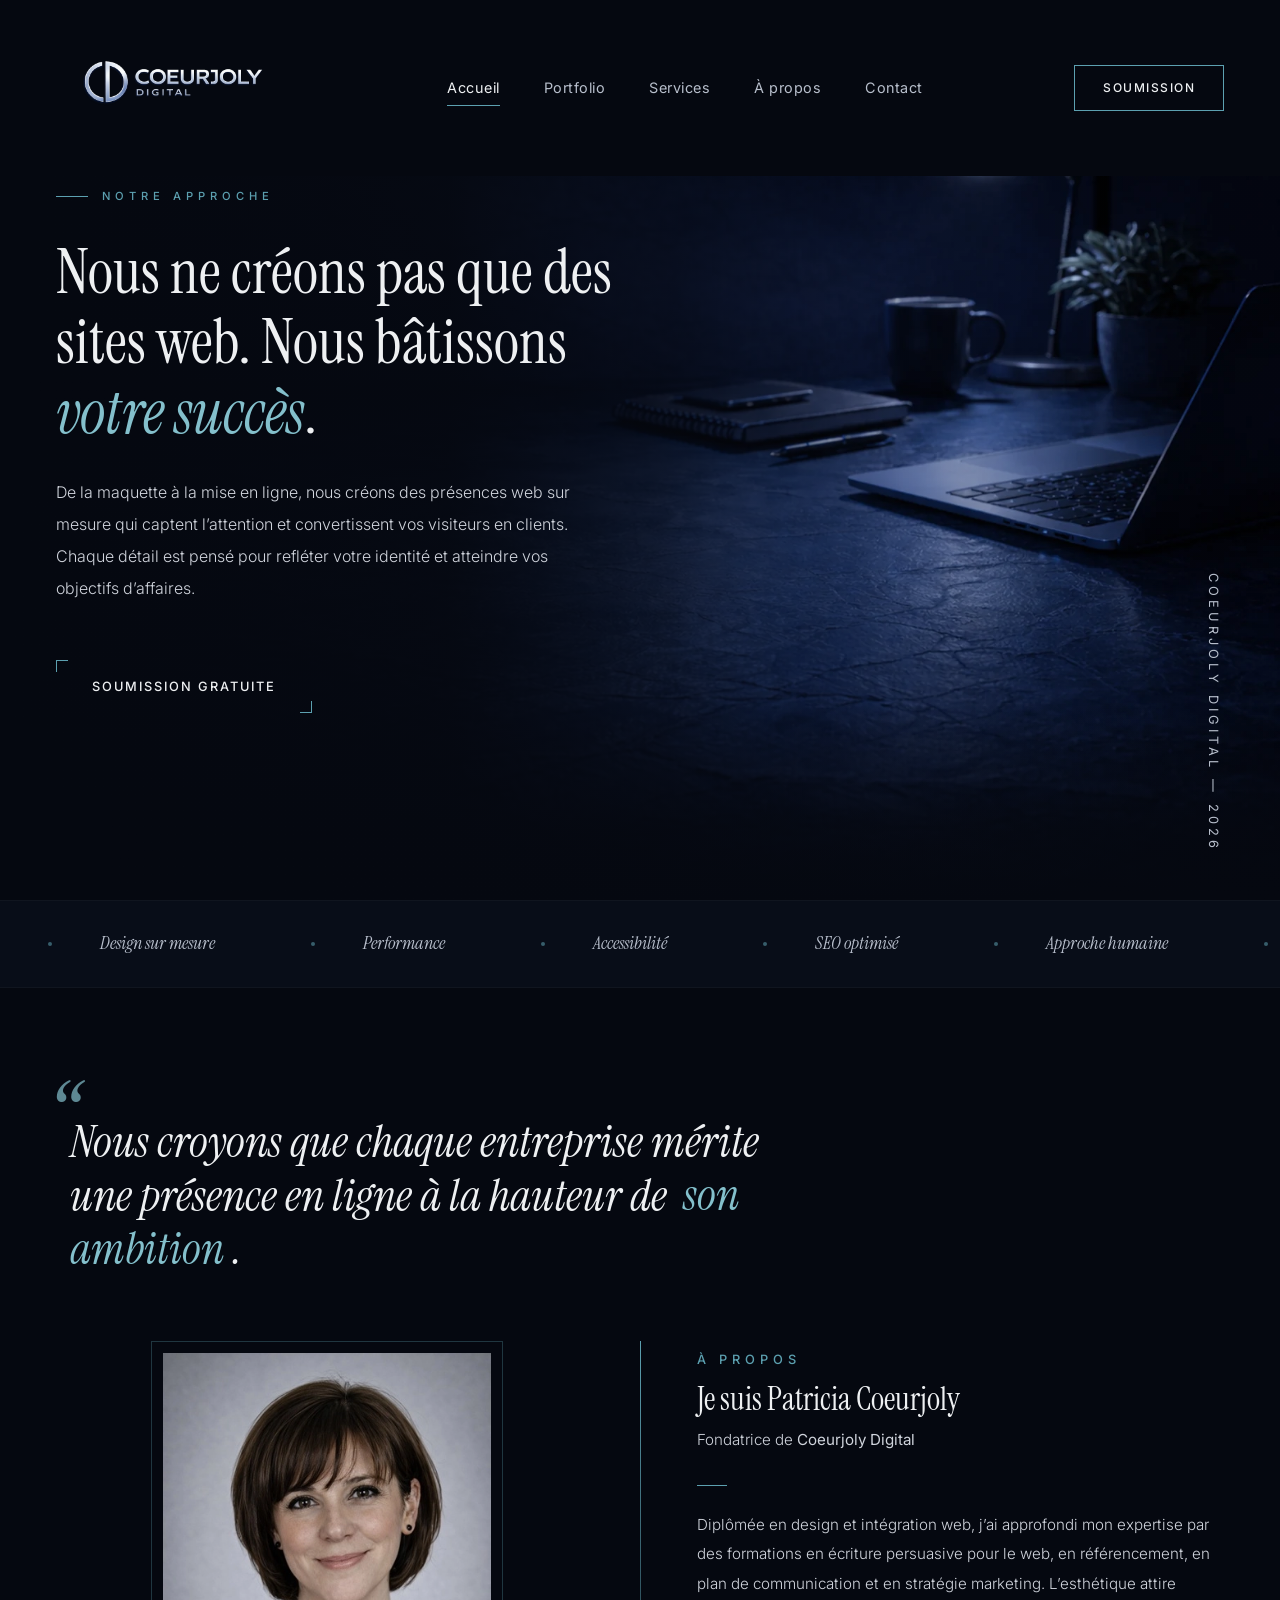
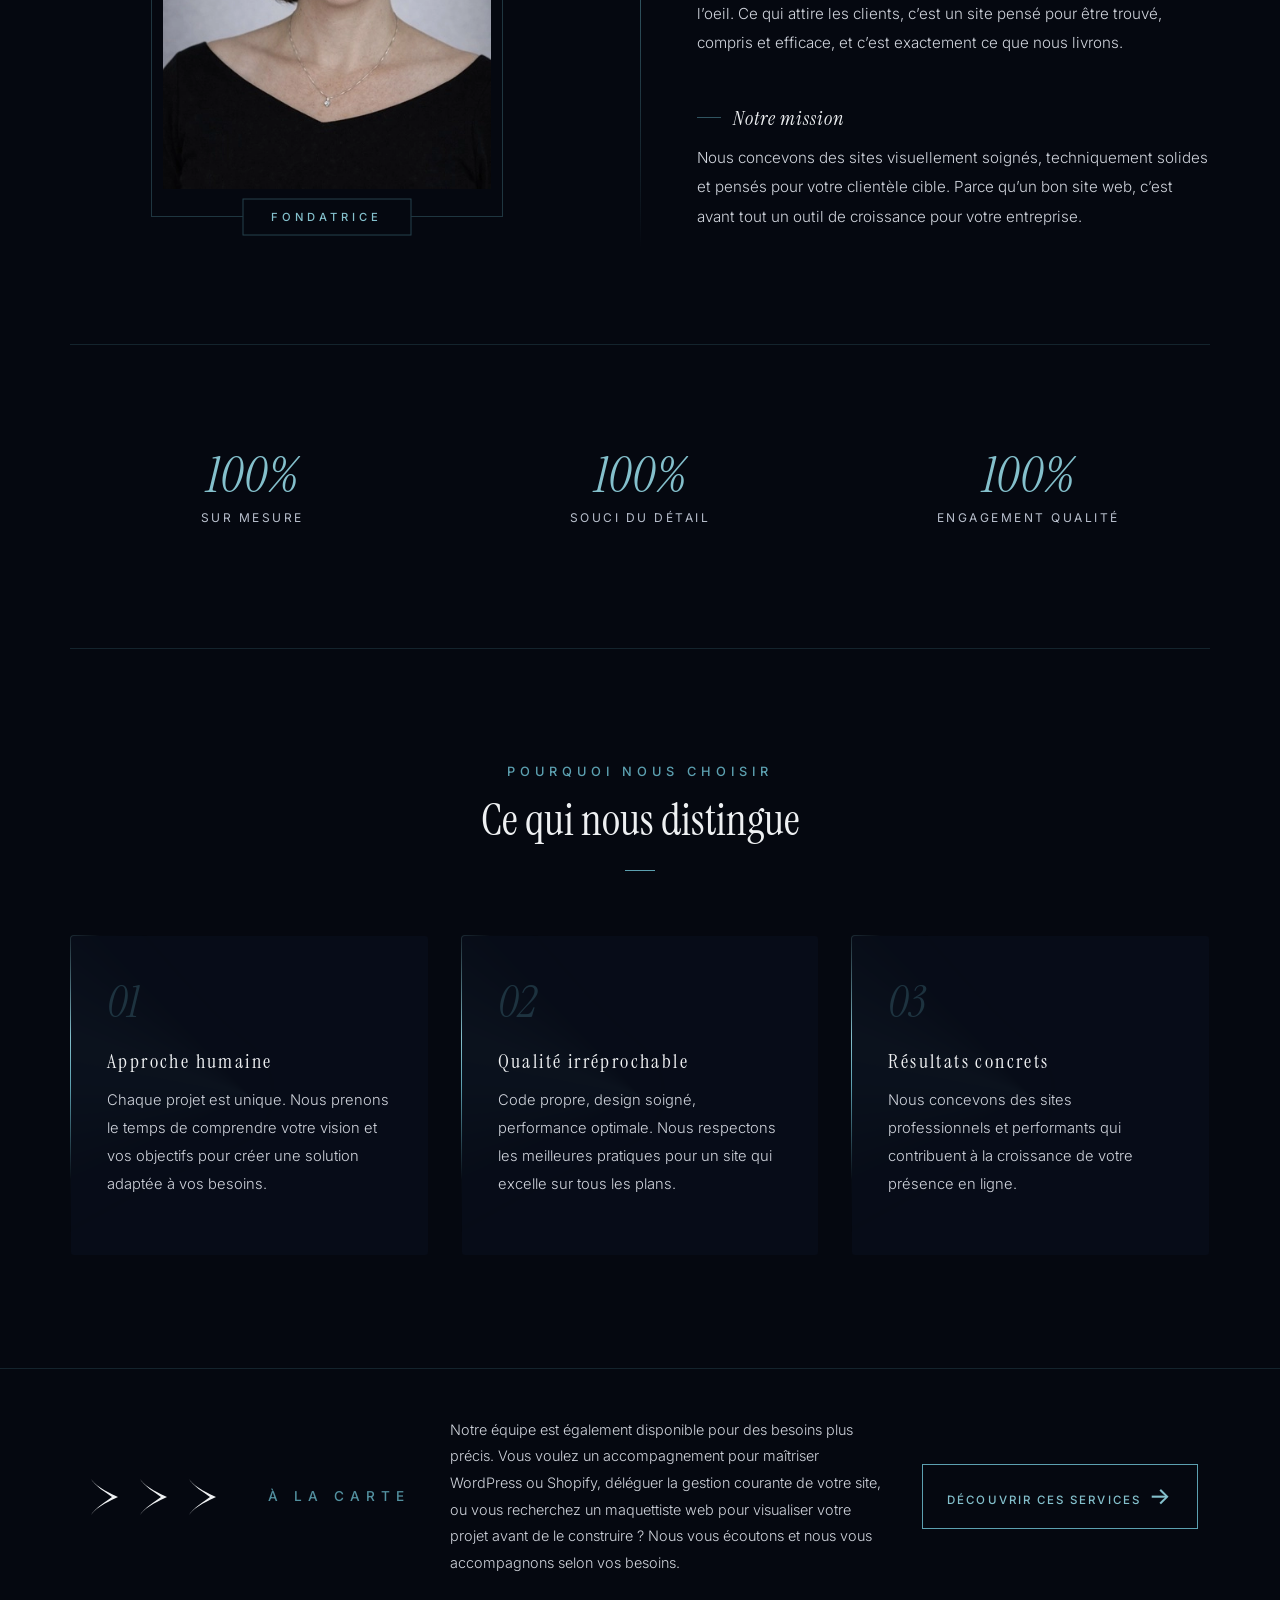
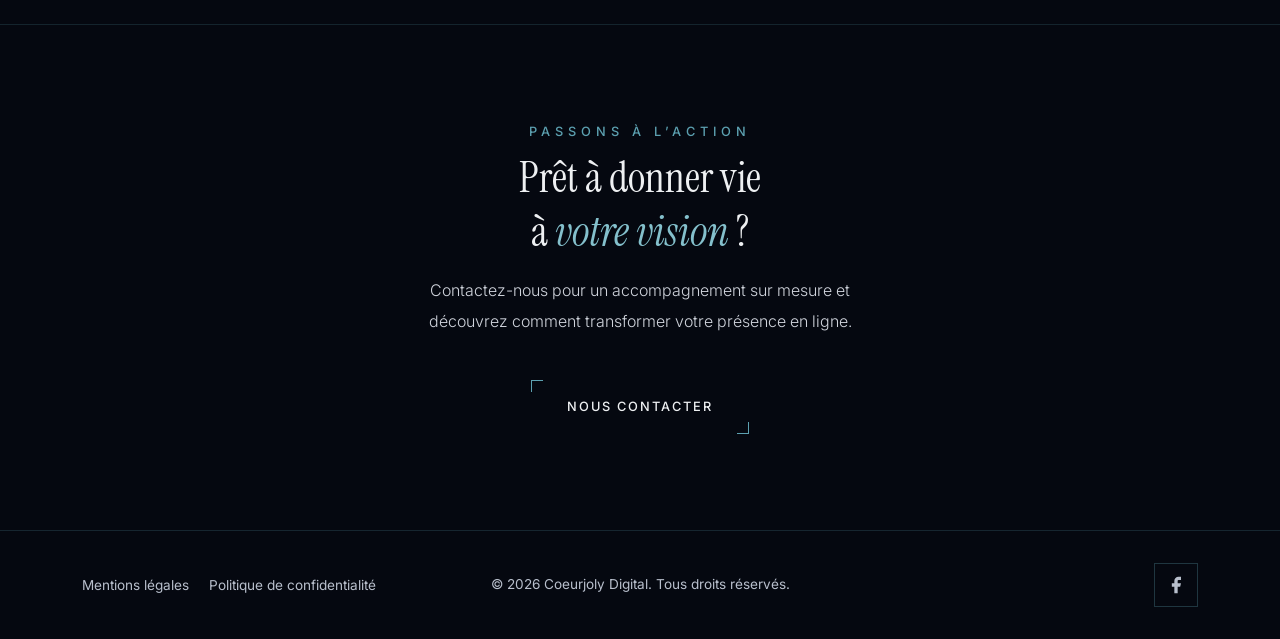
<file: index.html>
<!DOCTYPE html>
<html lang="fr-CA">
<head>
  <meta charset="UTF-8">
  <meta name="viewport" content="width=device-width, initial-scale=1.0">
  <title>Coeurjoly Digital &ndash; Cr&eacute;ation de sites web professionnels au Qu&eacute;bec</title>
  <meta name="description" content="Coeurjoly Digital&nbsp;: cr&eacute;ation, refonte et optimisation de sites web professionnels au Qu&eacute;bec. Design sur mesure, performance et r&eacute;sultats concrets.">
  <link rel="canonical" href="https://coeurjolydigital.ca/">
  <meta property="og:title" content="Coeurjoly Digital &ndash; Cr&eacute;ation de sites web professionnels au Qu&eacute;bec">
  <meta property="og:description" content="Coeurjoly Digital&nbsp;: cr&eacute;ation, refonte et optimisation de sites web professionnels au Qu&eacute;bec. Design sur mesure, performance et r&eacute;sultats concrets.">
  <meta property="og:image" content="https://coeurjolydigital.ca/assets/images/og-image.png">
  <meta property="og:url" content="https://coeurjolydigital.ca/">
  <meta property="og:type" content="website">
  <meta property="og:locale" content="fr_CA">
  <meta property="og:site_name" content="Coeurjoly Digital">
  <link rel="apple-touch-icon" sizes="180x180" href="assets/images/apple-touch-icon.png">
  <link rel="icon" type="image/webp" href="assets/images/favicon.webp">
  <link rel="icon" type="image/png" href="assets/images/favicon.png" sizes="32x32">
  <meta name="theme-color" content="#5ca0b0">
  <link rel="preconnect" href="https://fonts.googleapis.com">
  <link rel="preconnect" href="https://fonts.gstatic.com" crossorigin>
  <link href="https://fonts.googleapis.com/css2?family=Instrument+Serif:ital@0;1&amp;family=Inter:wght@200;300;400;500;600&amp;display=swap" rel="stylesheet">
  <link href="https://cdn.jsdelivr.net/npm/bootstrap@5.3.3/dist/css/bootstrap.min.css" rel="stylesheet">
  <link rel="stylesheet" href="assets/css/styles.css">
  <link rel="stylesheet" href="assets/css/responsive.css">
  <link rel="preload" as="image" href="assets/images/arriere-plan-ordi.webp" fetchpriority="high">
  <script type="application/ld+json">
  {
    "@context": "https://schema.org",
    "@type": "BreadcrumbList",
    "itemListElement": [
      {"@type": "ListItem", "position": 1, "name": "Accueil", "item": "https://coeurjolydigital.ca/"}
    ]
  }
  </script>
</head>
<body>
  <a href="#main-content" class="skip-link visually-hidden-focusable">Aller au contenu principal</a>

  <header class="topbar">
    <a class="topbar__logo" href="index.html" aria-label="Coeurjoly Digital &ndash; Accueil">
      <img src="assets/images/logo-couleur.webp" alt="Logo Coeurjoly Digital" width="400" height="134" fetchpriority="high">
    </a>
    <nav class="topbar__nav" aria-label="Navigation principale">
      <a class="topbar__link topbar__link--on" href="index.html" aria-current="page">Accueil</a>
      <a class="topbar__link" href="portfolio.html">Portfolio</a>
      <a class="topbar__link" href="services.html">Services</a>
      <a class="topbar__link" href="a-propos.html">&Agrave;&nbsp;propos</a>
      <a class="topbar__link" href="contact.html">Contact</a>
    </nav>
    <a class="topbar__cta d-none d-lg-inline-block" href="soumission.html">Soumission</a>
    <button class="topbar__toggle d-lg-none" type="button" aria-label="Ouvrir le menu"><span></span><span></span><span></span></button>
  </header>

  <main id="main-content">

    <section class="hero" aria-labelledby="hh">
      <div class="hero__bg" aria-hidden="true"></div>
      <div class="hero__fade" aria-hidden="true"></div>
      <div class="hero__left">
        <p class="hero__tag">Notre approche</p>
        <h1 id="hh" class="hero__h1">Nous ne cr&eacute;ons pas que des sites&nbsp;web. Nous b&acirc;tissons<br><i>votre succ&egrave;s</i>.</h1>
        <p class="hero__desc">De la maquette &agrave; la mise en ligne, nous cr&eacute;ons des pr&eacute;sences web sur mesure qui captent l&rsquo;attention et convertissent vos visiteurs en clients. Chaque d&eacute;tail est pens&eacute; pour refl&eacute;ter votre identit&eacute; et atteindre vos objectifs d&rsquo;affaires.</p>
        <div class="hero__actions">
          <a class="btn-corners" href="soumission.html">Soumission gratuite</a>
        </div>
      </div>
      <span class="hero__side" aria-hidden="true">Coeurjoly Digital &mdash; 2026</span>
    </section>

    <div id="marquee-band" class="marquee" aria-hidden="true">
      <div class="marquee__track">
        <span class="marquee__item"><span class="marquee__dot"></span>Design sur mesure</span>
        <span class="marquee__item"><span class="marquee__dot"></span>Performance</span>
        <span class="marquee__item"><span class="marquee__dot"></span>Accessibilit&eacute;</span>
        <span class="marquee__item"><span class="marquee__dot"></span>SEO optimis&eacute;</span>
        <span class="marquee__item"><span class="marquee__dot"></span>Approche humaine</span>
        <span class="marquee__item"><span class="marquee__dot"></span>R&eacute;sultats concrets</span>
        <span class="marquee__item"><span class="marquee__dot"></span>Design sur mesure</span>
        <span class="marquee__item"><span class="marquee__dot"></span>Performance</span>
        <span class="marquee__item"><span class="marquee__dot"></span>Accessibilit&eacute;</span>
        <span class="marquee__item"><span class="marquee__dot"></span>SEO optimis&eacute;</span>
        <span class="marquee__item"><span class="marquee__dot"></span>Approche humaine</span>
        <span class="marquee__item"><span class="marquee__dot"></span>R&eacute;sultats concrets</span>
      </div>
    </div>

    <section id="about" class="section--bg" aria-labelledby="ah">
      <div class="container about">
        <p class="about__intro rv">Nous croyons que chaque entreprise m&eacute;rite une pr&eacute;sence en ligne &agrave; la hauteur de <mark>son ambition</mark>.</p>
        <div class="about__grid">
          <div class="about__photo-side rv">
            <div class="about__card">
              <div class="about__card-border" aria-hidden="true"></div>
              <div class="about__card-inner">
                <img class="about__photo" src="assets/images/entrepreneur.webp"
                  alt="Patricia Coeurjoly, fondatrice de Coeurjoly Digital" width="340" height="420" loading="lazy">
              </div>
              <span class="about__card-label">Fondatrice</span>
            </div>
          </div>
          <div class="about__divider rv" aria-hidden="true"></div>
          <div class="about__info">
            <p class="sec-tag rv">&Agrave; propos</p>
            <h2 class="about__name rv" id="ah">Je suis Patricia Coeurjoly</h2>
            <p class="about__role rv">Fondatrice de <strong>Coeurjoly Digital</strong></p>
            <hr class="sec-line rv" aria-hidden="true">
            <p class="about__p rv mt-4">Dipl&ocirc;m&eacute;e en design et int&eacute;gration web, j&rsquo;ai approfondi mon expertise par des formations en &eacute;criture persuasive pour le web, en r&eacute;f&eacute;rencement, en plan de communication et en strat&eacute;gie marketing. L&rsquo;esth&eacute;tique attire l&rsquo;oeil. Ce qui attire les clients, c&rsquo;est un site pens&eacute; pour &ecirc;tre trouv&eacute;, compris et efficace, et c&rsquo;est exactement ce que nous livrons.</p>
            <h3 class="about__label rv">Notre mission</h3>
            <p class="about__p rv">Nous concevons des sites visuellement soign&eacute;s, techniquement solides et pens&eacute;s pour votre client&egrave;le cible. Parce qu&rsquo;un bon site web, c&rsquo;est avant tout un outil de croissance pour votre entreprise.</p>
          </div>
        </div>
      </div>
    </section>

    <section class="section--bg" aria-labelledby="sth">
      <div class="container stats">
        <h2 class="visually-hidden" id="sth">Nos engagements</h2>
        <div class="row">
          <div class="col-md-4">
            <div class="stat rv">
              <span class="stat__num" data-count="100" data-suffix="%">0%</span>
              <p class="stat__label">Sur mesure</p>
            </div>
          </div>
          <div class="col-md-4">
            <div class="stat rv">
              <span class="stat__num" data-count="100" data-suffix="%">0%</span>
              <p class="stat__label">Souci du d&eacute;tail</p>
            </div>
          </div>
          <div class="col-md-4">
            <div class="stat rv">
              <span class="stat__num" data-count="100" data-suffix="%">0%</span>
              <p class="stat__label">Engagement qualit&eacute;</p>
            </div>
          </div>
        </div>
      </div>
    </section>

    <section class="section--bg" aria-labelledby="avh">
      <div class="container adv">
        <div class="adv__header">
          <p class="sec-tag rv">Pourquoi nous choisir</p>
          <h2 class="sec-h2 rv" id="avh">Ce qui nous distingue</h2>
          <hr class="sec-line rv" aria-hidden="true">
        </div>
        <div class="adv__grid">
          <div class="adv-card rv">
            <div class="adv-card__glow" aria-hidden="true"></div>
            <div class="adv-card__content">
              <span class="adv-card__num" aria-hidden="true">01</span>
              <h3 class="adv-card__h">Approche humaine</h3>
              <p class="adv-card__p">Chaque projet est unique. Nous prenons le temps de comprendre votre vision et vos objectifs pour cr&eacute;er une solution adapt&eacute;e &agrave; vos besoins.</p>
            </div>
          </div>
          <div class="adv-card rv">
            <div class="adv-card__glow" aria-hidden="true"></div>
            <div class="adv-card__content">
              <span class="adv-card__num" aria-hidden="true">02</span>
              <h3 class="adv-card__h">Qualit&eacute; irr&eacute;prochable</h3>
              <p class="adv-card__p">Code propre, design soign&eacute;, performance optimale. Nous respectons les meilleures pratiques pour un site qui excelle sur tous les plans.</p>
            </div>
          </div>
          <div class="adv-card rv">
            <div class="adv-card__glow" aria-hidden="true"></div>
            <div class="adv-card__content">
              <span class="adv-card__num" aria-hidden="true">03</span>
              <h3 class="adv-card__h">R&eacute;sultats concrets</h3>
              <p class="adv-card__p">Nous concevons des sites professionnels et performants qui contribuent &agrave; la croissance de votre pr&eacute;sence en ligne.</p>
            </div>
          </div>
        </div>
      </div>
    </section>

    <section class="section--bg callout-ac" aria-label="Services &agrave; la carte">
      <div class="container">
        <div class="callout-ac__inner rv">
          <div class="callout-ac__arrows" aria-hidden="true">
            <span class="callout-ac__arrow callout-ac__arrow--1">
              <svg viewBox="0 0 28 32" fill="currentColor" xmlns="http://www.w3.org/2000/svg"><path d="M4 28 C8 22 18 18 22 16 C18 14 8 10 4 4 C7 9 14 13 18 16 C14 19 7 23 4 28 Z"/></svg>
            </span>
            <span class="callout-ac__arrow callout-ac__arrow--2">
              <svg viewBox="0 0 28 32" fill="currentColor" xmlns="http://www.w3.org/2000/svg"><path d="M4 28 C8 22 18 18 22 16 C18 14 8 10 4 4 C7 9 14 13 18 16 C14 19 7 23 4 28 Z"/></svg>
            </span>
            <span class="callout-ac__arrow callout-ac__arrow--3">
              <svg viewBox="0 0 28 32" fill="currentColor" xmlns="http://www.w3.org/2000/svg"><path d="M4 28 C8 22 18 18 22 16 C18 14 8 10 4 4 C7 9 14 13 18 16 C14 19 7 23 4 28 Z"/></svg>
            </span>
          </div>
          <span class="callout-ac__tag">&Agrave; la carte</span>
          <p class="callout-ac__text">Notre &eacute;quipe est &eacute;galement disponible pour des besoins plus pr&eacute;cis. Vous voulez un accompagnement pour ma&icirc;triser WordPress ou Shopify, d&eacute;l&eacute;guer la gestion courante de votre site, ou vous recherchez un maquettiste web pour visualiser votre projet avant de le construire&nbsp;? Nous vous &eacute;coutons et nous vous accompagnons selon vos besoins.</p>
          <a class="callout-ac__link" href="services.html#ac">D&eacute;couvrir ces services</a>
        </div>
      </div>
    </section>

    <section class="section--bg" aria-labelledby="ch">
      <div class="container cta-block">
        <p class="sec-tag rv">Passons &agrave; l&rsquo;action</p>
        <h2 class="cta-block__h rv" id="ch">Pr&ecirc;t &agrave; donner vie<br>&agrave; <i>votre vision</i>&nbsp;?</h2>
        <p class="cta-block__p rv">Contactez-nous pour un accompagnement sur mesure et d&eacute;couvrez comment transformer votre pr&eacute;sence en ligne.</p>
        <a class="btn-corners rv" href="contact.html">Nous contacter</a>
      </div>
    </section>

  </main>

  <footer class="ft">
    <div class="container">
      <div class="row align-items-center">
        <div class="col-md-4 mb-2 mb-md-0">
          <a class="me-3" href="mentions-legales.html">Mentions l&eacute;gales</a>
          <a href="politique-confidentialite.html">Politique de confidentialit&eacute;</a>
        </div>
        <div class="col-md-4 text-md-center mb-2 mb-md-0">
          <p class="ft__copy mb-0">&copy; 2026 Coeurjoly Digital. Tous droits r&eacute;serv&eacute;s.</p>
        </div>
        <div class="col-md-4 text-md-end">
          <div class="d-flex gap-2 justify-content-md-end" role="group" aria-label="R&eacute;seaux sociaux">
            <a class="ft__soc" href="https://www.facebook.com/profile.php?id=61586746877675" target="_blank" rel="noopener noreferrer" aria-label="Facebook"><svg viewBox="0 0 24 24"><path d="M18 2h-3a5 5 0 0 0-5 5v3H7v4h3v8h4v-8h3l1-4h-4V7a1 1 0 0 1 1-1h3z"/></svg></a>
          </div>
        </div>
      </div>
    </div>
  </footer>

  <script src="https://cdn.jsdelivr.net/npm/bootstrap@5.3.3/dist/js/bootstrap.bundle.min.js"></script>
  <script src="assets/js/index.js"></script>
</body>
</html>
</file>
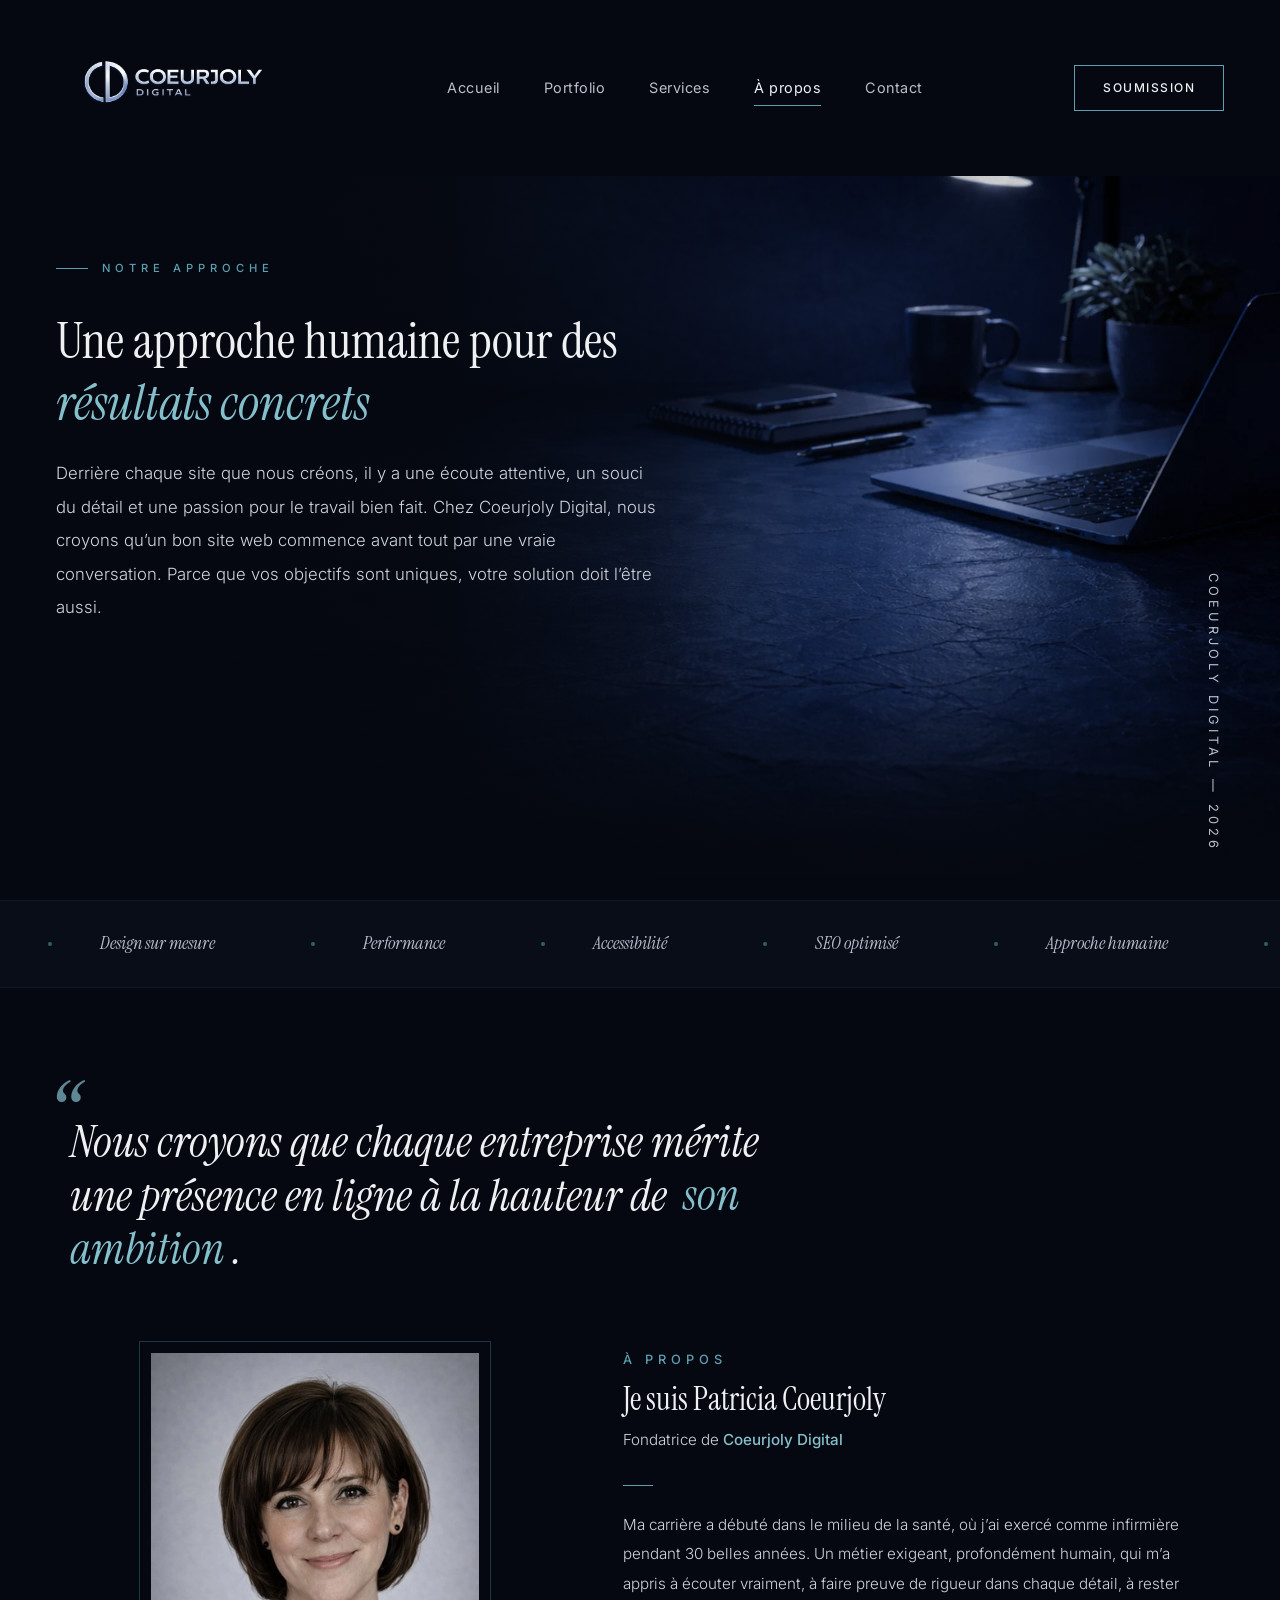
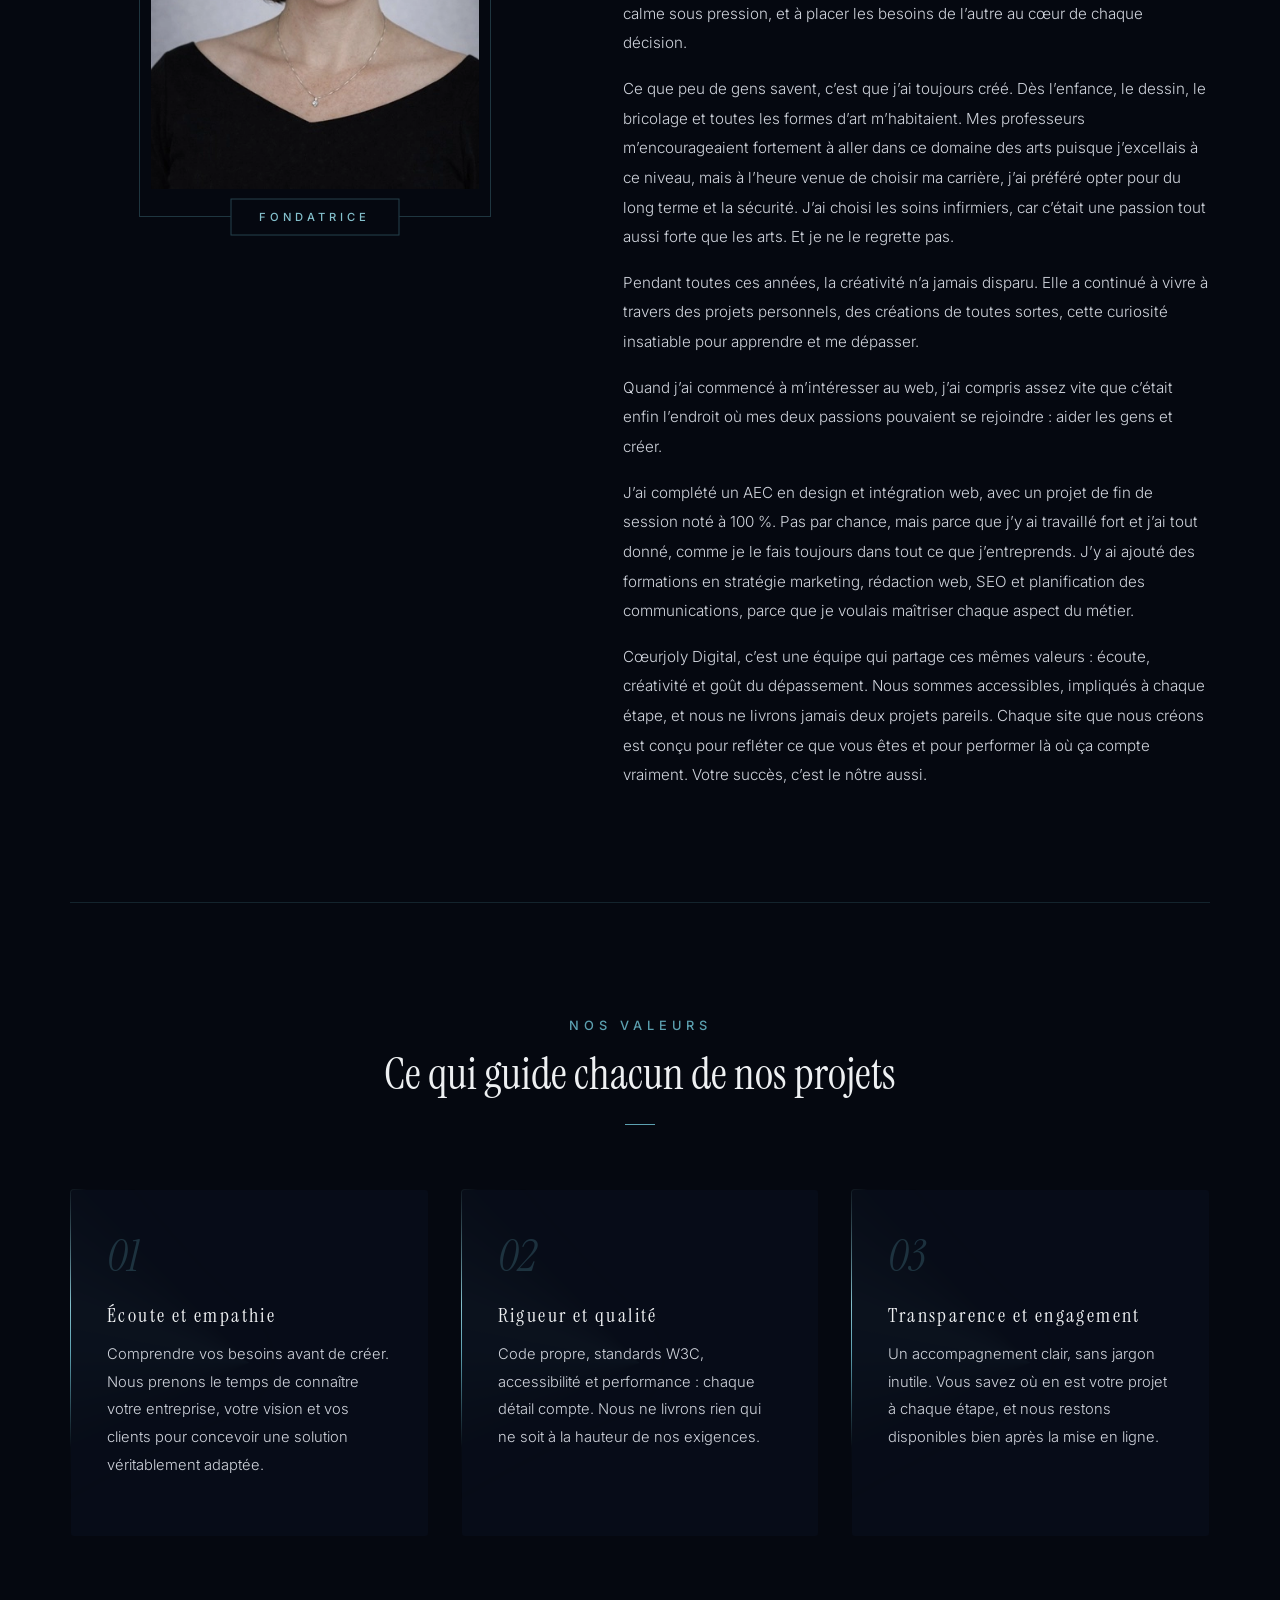
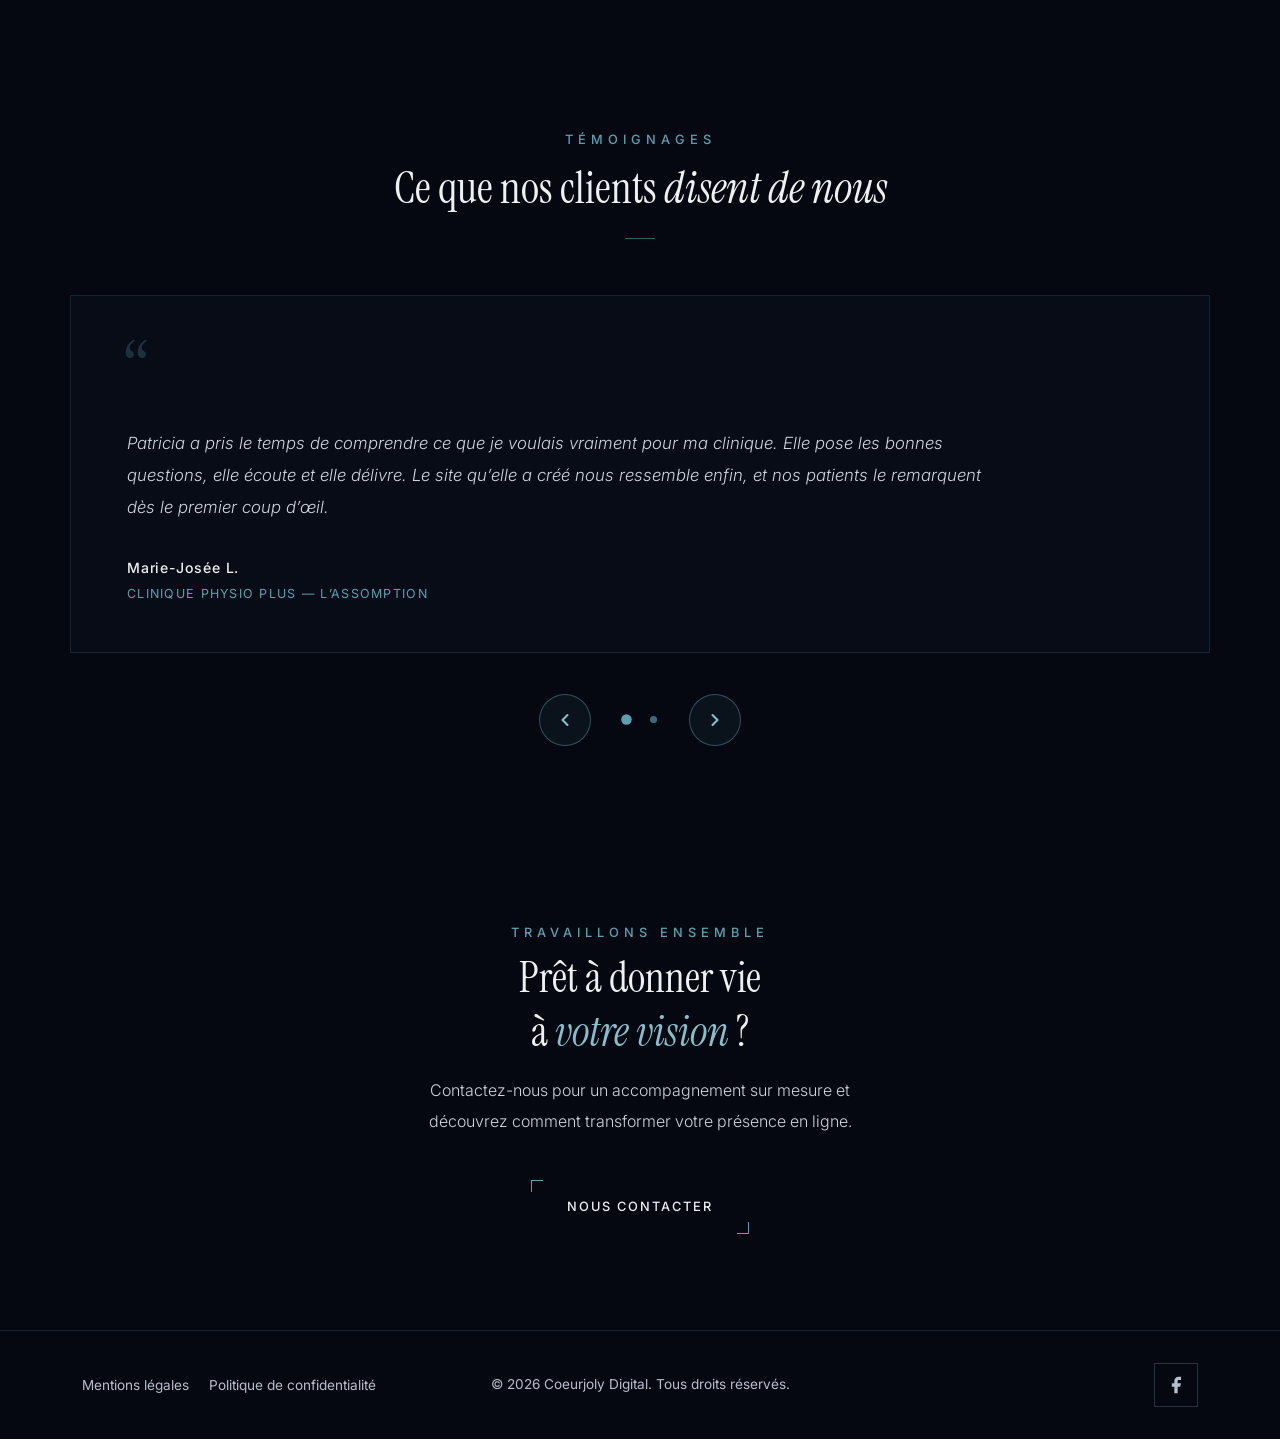
<file: a-propos.html>
<!DOCTYPE html>
<html lang="fr-CA">
<head>
  <meta charset="UTF-8">
  <meta name="viewport" content="width=device-width, initial-scale=1.0">
  <title>&Agrave; propos &ndash; Coeurjoly Digital | Web designer et d&eacute;veloppeur au Qu&eacute;bec</title>
  <meta name="description" content="D&eacute;couvrez l&rsquo;approche de Coeurjoly Digital&nbsp;: une vision humaine du web, un souci du d&eacute;tail et un engagement envers la qualit&eacute;. Rencontrez Patricia Coeurjoly, fondatrice.">
  <link rel="canonical" href="https://coeurjolydigital.ca/a-propos.html">
  <meta property="og:title" content="&Agrave; propos &ndash; Coeurjoly Digital | Web designer et d&eacute;veloppeur au Qu&eacute;bec">
  <meta property="og:description" content="D&eacute;couvrez l&rsquo;approche de Coeurjoly Digital&nbsp;: une vision humaine du web, un souci du d&eacute;tail et un engagement envers la qualit&eacute;. Rencontrez Patricia Coeurjoly, fondatrice.">
  <meta property="og:image" content="https://coeurjolydigital.ca/assets/images/og-image.png">
  <meta property="og:url" content="https://coeurjolydigital.ca/a-propos.html">
  <meta property="og:type" content="website">
  <meta property="og:locale" content="fr_CA">
  <meta property="og:site_name" content="Coeurjoly Digital">
  <link rel="apple-touch-icon" sizes="180x180" href="assets/images/apple-touch-icon.png">
  <link rel="icon" type="image/webp" href="assets/images/favicon.webp">
  <link rel="icon" type="image/png" href="assets/images/favicon.png" sizes="32x32">
  <meta name="theme-color" content="#5ca0b0">
  <link rel="preconnect" href="https://fonts.googleapis.com">
  <link rel="preconnect" href="https://fonts.gstatic.com" crossorigin>
  <link href="https://fonts.googleapis.com/css2?family=Instrument+Serif:ital@0;1&amp;family=Inter:wght@200;300;400;500;600&amp;display=swap" rel="stylesheet">
  <link href="https://cdn.jsdelivr.net/npm/bootstrap@5.3.3/dist/css/bootstrap.min.css" rel="stylesheet">
  <link rel="stylesheet" href="assets/css/styles.css">
  <link rel="stylesheet" href="assets/css/responsive.css">
  <link rel="preload" as="image" href="assets/images/arriere-plan-ordi.webp" fetchpriority="high">
  <script type="application/ld+json">
  {
    "@context": "https://schema.org",
    "@type": "BreadcrumbList",
    "itemListElement": [
      {"@type": "ListItem", "position": 1, "name": "Accueil", "item": "https://coeurjolydigital.ca/"},
      {"@type": "ListItem", "position": 2, "name": "\u00c0 propos", "item": "https://coeurjolydigital.ca/a-propos.html"}
    ]
  }
  </script>
</head>
<body>
  <a href="#main-content" class="skip-link visually-hidden-focusable">Aller au contenu principal</a>

  <header class="topbar">
    <a class="topbar__logo" href="index.html" aria-label="Coeurjoly Digital &ndash; Accueil">
      <img src="assets/images/logo-couleur.webp" alt="Logo Coeurjoly Digital" width="400" height="134" fetchpriority="high">
    </a>
    <nav class="topbar__nav" aria-label="Navigation principale">
      <a class="topbar__link" href="index.html">Accueil</a>
      <a class="topbar__link" href="portfolio.html">Portfolio</a>
      <a class="topbar__link" href="services.html">Services</a>
      <a class="topbar__link topbar__link--on" href="a-propos.html" aria-current="page">&Agrave;&nbsp;propos</a>
      <a class="topbar__link" href="contact.html">Contact</a>
    </nav>
    <a class="topbar__cta d-none d-lg-inline-block" href="soumission.html">Soumission</a>
    <button class="topbar__toggle d-lg-none" type="button" aria-label="Ouvrir le menu"><span></span><span></span><span></span></button>
  </header>

  <main id="main-content">

    <section class="pagehero" aria-labelledby="ph">
      <div class="pagehero__bg" aria-hidden="true"></div>
      <div class="pagehero__fade" aria-hidden="true"></div>
      <div class="pagehero__inner">
        <p class="hero__tag">Notre approche</p>
        <h1 id="ph" class="pagehero__h1">Une approche humaine pour des <i>r&eacute;sultats concrets</i></h1>
        <p class="pagehero__desc">Derri&egrave;re chaque site que nous cr&eacute;ons, il y a une &eacute;coute attentive, un souci du d&eacute;tail et une passion pour le travail bien fait. Chez Coeurjoly Digital, nous croyons qu&rsquo;un bon site web commence avant tout par une vraie conversation. Parce que vos objectifs sont uniques, votre solution doit l&rsquo;&ecirc;tre aussi.</p>
      </div>
      <span class="hero__side" aria-hidden="true">Coeurjoly Digital &mdash; 2026</span>
    </section>

    <div class="marquee" aria-hidden="true">
      <div class="marquee__track">
        <span class="marquee__item"><span class="marquee__dot"></span>Design sur mesure</span>
        <span class="marquee__item"><span class="marquee__dot"></span>Performance</span>
        <span class="marquee__item"><span class="marquee__dot"></span>Accessibilit&eacute;</span>
        <span class="marquee__item"><span class="marquee__dot"></span>SEO optimis&eacute;</span>
        <span class="marquee__item"><span class="marquee__dot"></span>Approche humaine</span>
        <span class="marquee__item"><span class="marquee__dot"></span>R&eacute;sultats concrets</span>
        <span class="marquee__item"><span class="marquee__dot"></span>Design sur mesure</span>
        <span class="marquee__item"><span class="marquee__dot"></span>Performance</span>
        <span class="marquee__item"><span class="marquee__dot"></span>Accessibilit&eacute;</span>
        <span class="marquee__item"><span class="marquee__dot"></span>SEO optimis&eacute;</span>
        <span class="marquee__item"><span class="marquee__dot"></span>Approche humaine</span>
        <span class="marquee__item"><span class="marquee__dot"></span>R&eacute;sultats concrets</span>
      </div>
    </div>

    <section class="section--bg" aria-labelledby="ah">
      <div class="container apr">
        <p class="about__intro rv">Nous croyons que chaque entreprise m&eacute;rite une pr&eacute;sence en ligne &agrave; la hauteur de <mark>son ambition</mark>.</p>

        <div class="apr__grid">
          <div class="apr__photo-col rv">
            <div class="about__card">
              <div class="about__card-border" aria-hidden="true"></div>
              <div class="about__card-inner">
                <img class="about__photo" src="assets/images/entrepreneur.webp"
                  alt="Patricia Coeurjoly, fondatrice de Coeurjoly Digital" width="340" height="420" loading="lazy">
              </div>
              <span class="about__card-label">Fondatrice</span>
            </div>
          </div>

          <div class="apr__text-col">
            <p class="sec-tag rv">&Agrave; propos</p>
            <h2 class="about__name rv" id="ah">Je suis Patricia Coeurjoly</h2>
            <p class="about__role rv">Fondatrice de <b>Coeurjoly Digital</b></p>
            <hr class="sec-line rv" aria-hidden="true">

            <p class="about__p rv mt-4">Ma carri&egrave;re a d&eacute;but&eacute; dans le milieu de la sant&eacute;, o&ugrave; j&rsquo;ai exerc&eacute; comme infirmi&egrave;re pendant 30 belles ann&eacute;es. Un m&eacute;tier exigeant, profond&eacute;ment humain, qui m&rsquo;a appris &agrave; &eacute;couter vraiment, &agrave; faire preuve de rigueur dans chaque d&eacute;tail, &agrave; rester calme sous pression, et &agrave; placer les besoins de l&rsquo;autre au c&oelig;ur de chaque d&eacute;cision.</p>

            <p class="about__p rv">Ce que peu de gens savent, c&rsquo;est que j&rsquo;ai toujours cr&eacute;&eacute;. D&egrave;s l&rsquo;enfance, le dessin, le bricolage et toutes les formes d&rsquo;art m&rsquo;habitaient. Mes professeurs m&rsquo;encourageaient fortement &agrave; aller dans ce domaine des arts puisque j&rsquo;excellais &agrave; ce niveau, mais &agrave; l&rsquo;heure venue de choisir ma carri&egrave;re, j&rsquo;ai pr&eacute;f&eacute;r&eacute; opter pour du long terme et la s&eacute;curit&eacute;. J&rsquo;ai choisi les soins infirmiers, car c&rsquo;&eacute;tait une passion tout aussi forte que les arts. Et je ne le regrette pas.</p>

            <p class="about__p rv">Pendant toutes ces ann&eacute;es, la cr&eacute;ativit&eacute; n&rsquo;a jamais disparu. Elle a continu&eacute; &agrave; vivre &agrave; travers des projets personnels, des cr&eacute;ations de toutes sortes, cette curiosit&eacute; insatiable pour apprendre et me d&eacute;passer.</p>

            <p class="about__p rv">Quand j&rsquo;ai commenc&eacute; &agrave; m&rsquo;int&eacute;resser au web, j&rsquo;ai compris assez vite que c&rsquo;&eacute;tait enfin l&rsquo;endroit o&ugrave; mes deux passions pouvaient se rejoindre&nbsp;: aider les gens et cr&eacute;er.</p>

            <p class="about__p rv">J&rsquo;ai compl&eacute;t&eacute; un AEC en design et int&eacute;gration web, avec un projet de fin de session not&eacute; &agrave; 100&nbsp;%. Pas par chance, mais parce que j&rsquo;y ai travaill&eacute; fort et j&rsquo;ai tout donn&eacute;, comme je le fais toujours dans tout ce que j&rsquo;entreprends. J&rsquo;y ai ajout&eacute; des formations en strat&eacute;gie marketing, r&eacute;daction web, SEO et planification des communications, parce que je voulais ma&icirc;triser chaque aspect du m&eacute;tier.</p>

            <p class="about__p rv">C&oelig;urjoly Digital, c&rsquo;est une &eacute;quipe qui partage ces m&ecirc;mes valeurs&nbsp;: &eacute;coute, cr&eacute;ativit&eacute; et go&ucirc;t du d&eacute;passement. Nous sommes accessibles, impliqu&eacute;s &agrave; chaque &eacute;tape, et nous ne livrons jamais deux projets pareils. Chaque site que nous cr&eacute;ons est con&ccedil;u pour refl&eacute;ter ce que vous &ecirc;tes et pour performer l&agrave; o&ugrave; &ccedil;a compte vraiment. Votre succ&egrave;s, c&rsquo;est le n&ocirc;tre aussi.</p>
          </div>
        </div>
      </div>
    </section>

    <section class="section--bg" aria-labelledby="vlh">
      <div class="container apr-values">
        <div class="apr-values__header">
          <p class="sec-tag rv">Nos valeurs</p>
          <h2 class="sec-h2 rv" id="vlh">Ce qui guide chacun de nos projets</h2>
          <hr class="sec-line rv" aria-hidden="true">
        </div>

        <div class="adv__grid">
          <div class="adv-card rv">
            <div class="adv-card__glow" aria-hidden="true"></div>
            <div class="adv-card__content">
              <span class="adv-card__num" aria-hidden="true">01</span>
              <h3 class="adv-card__h">&Eacute;coute et empathie</h3>
              <p class="adv-card__p">Comprendre vos besoins avant de cr&eacute;er. Nous prenons le temps de conna&icirc;tre votre entreprise, votre vision et vos clients pour concevoir une solution v&eacute;ritablement adapt&eacute;e.</p>
            </div>
          </div>
          <div class="adv-card rv">
            <div class="adv-card__glow" aria-hidden="true"></div>
            <div class="adv-card__content">
              <span class="adv-card__num" aria-hidden="true">02</span>
              <h3 class="adv-card__h">Rigueur et qualit&eacute;</h3>
              <p class="adv-card__p">Code propre, standards W3C, accessibilit&eacute; et performance&nbsp;: chaque d&eacute;tail compte. Nous ne livrons rien qui ne soit &agrave; la hauteur de nos exigences.</p>
            </div>
          </div>
          <div class="adv-card rv">
            <div class="adv-card__glow" aria-hidden="true"></div>
            <div class="adv-card__content">
              <span class="adv-card__num" aria-hidden="true">03</span>
              <h3 class="adv-card__h">Transparence et engagement</h3>
              <p class="adv-card__p">Un accompagnement clair, sans jargon inutile. Vous savez o&ugrave; en est votre projet &agrave; chaque &eacute;tape, et nous restons disponibles bien apr&egrave;s la mise en ligne.</p>
            </div>
          </div>
        </div>
      </div>
    </section>

    <section class="section--bg" aria-labelledby="tsh">
      <div class="container testi">
        <div class="testi__header rv">
          <p class="sec-tag">T&eacute;moignages</p>
          <h2 class="sec-h2" id="tsh">Ce que nos clients <i>disent de nous</i></h2>
          <hr class="sec-line" aria-hidden="true">
        </div>
        <div class="testi__stage" aria-label="T&eacute;moignages clients" aria-live="polite">
          <div class="testi__track">

            <article class="testi__card" aria-hidden="false">
              <span class="testi__quote" aria-hidden="true">&ldquo;</span>
              <p class="testi__text">Patricia a pris le temps de comprendre ce que je voulais vraiment pour ma clinique. Elle pose les bonnes questions, elle &eacute;coute et elle d&eacute;livre. Le site qu&rsquo;elle a cr&eacute;&eacute; nous ressemble enfin, et nos patients le remarquent d&egrave;s le premier coup d&rsquo;&oelig;il.</p>
              <footer class="testi__author">
                <span class="testi__name">Marie-Jos&eacute;e L.</span>
                <span class="testi__biz">Clinique Physio Plus &mdash; L&rsquo;Assomption</span>
              </footer>
            </article>

            <article class="testi__card" aria-hidden="true">
              <span class="testi__quote" aria-hidden="true">&ldquo;</span>
              <p class="testi__text">Ce qui m&rsquo;a convaincu, c&rsquo;est sa fa&ccedil;on d&rsquo;expliquer les choses sans jargon. Elle a livr&eacute; dans les d&eacute;lais, et le site tourne vraiment bien sur mobile. Nos r&eacute;servations en ligne ont augment&eacute; le premier mois. Je recommande sans h&eacute;siter.</p>
              <footer class="testi__author">
                <span class="testi__name">S&eacute;bastien T.</span>
                <span class="testi__biz">Restaurant Le Comptoir &mdash; Repentigny</span>
              </footer>
            </article>

          </div>
        </div>
        <div class="testi__controls">
          <button class="testi__btn testi__btn--prev" aria-label="T&eacute;moignage pr&eacute;c&eacute;dent" type="button">
            <svg viewBox="0 0 24 24" fill="none" stroke="currentColor" stroke-width="2.5" stroke-linecap="round" stroke-linejoin="round" aria-hidden="true"><polyline points="15 18 9 12 15 6"/></svg>
          </button>
          <div class="testi__dots" role="tablist" aria-label="S&eacute;lecteur de t&eacute;moignage">
            <button class="testi__dot testi__dot--on" role="tab" aria-selected="true" aria-label="T&eacute;moignage 1" data-index="0" type="button"></button>
            <button class="testi__dot" role="tab" aria-selected="false" aria-label="T&eacute;moignage 2" data-index="1" type="button"></button>
          </div>
          <button class="testi__btn testi__btn--next" aria-label="T&eacute;moignage suivant" type="button">
            <svg viewBox="0 0 24 24" fill="none" stroke="currentColor" stroke-width="2.5" stroke-linecap="round" stroke-linejoin="round" aria-hidden="true"><polyline points="9 18 15 12 9 6"/></svg>
          </button>
        </div>
      </div>
    </section>

    <section class="section--bg" aria-labelledby="ctah">
      <div class="container cta-block">
        <p class="sec-tag rv">Travaillons ensemble</p>
        <h2 class="cta-block__h rv" id="ctah">Pr&ecirc;t &agrave; donner vie<br>&agrave; <i>votre vision</i>&nbsp;?</h2>
        <p class="cta-block__p rv">Contactez-nous pour un accompagnement sur mesure et d&eacute;couvrez comment transformer votre pr&eacute;sence en ligne.</p>
        <a class="btn-corners rv" href="contact.html">Nous contacter</a>
      </div>
    </section>

  </main>

  <footer class="ft">
    <div class="container">
      <div class="row align-items-center">
        <div class="col-md-4 mb-2 mb-md-0">
          <a class="me-3" href="mentions-legales.html">Mentions l&eacute;gales</a>
          <a href="politique-confidentialite.html">Politique de confidentialit&eacute;</a>
        </div>
        <div class="col-md-4 text-md-center mb-2 mb-md-0">
          <p class="ft__copy mb-0">&copy; 2026 Coeurjoly Digital. Tous droits r&eacute;serv&eacute;s.</p>
        </div>
        <div class="col-md-4 text-md-end">
          <div class="d-flex gap-2 justify-content-md-end" role="group" aria-label="R&eacute;seaux sociaux">
            <a class="ft__soc" href="https://www.facebook.com/profile.php?id=61586746877675" target="_blank" rel="noopener noreferrer" aria-label="Facebook"><svg viewBox="0 0 24 24"><path d="M18 2h-3a5 5 0 0 0-5 5v3H7v4h3v8h4v-8h3l1-4h-4V7a1 1 0 0 1 1-1h3z"/></svg></a>
          </div>
        </div>
      </div>
    </div>
  </footer>

  <script src="https://cdn.jsdelivr.net/npm/bootstrap@5.3.3/dist/js/bootstrap.bundle.min.js"></script>
  <script src="assets/js/index.js"></script>
</body>
</html>
</file>
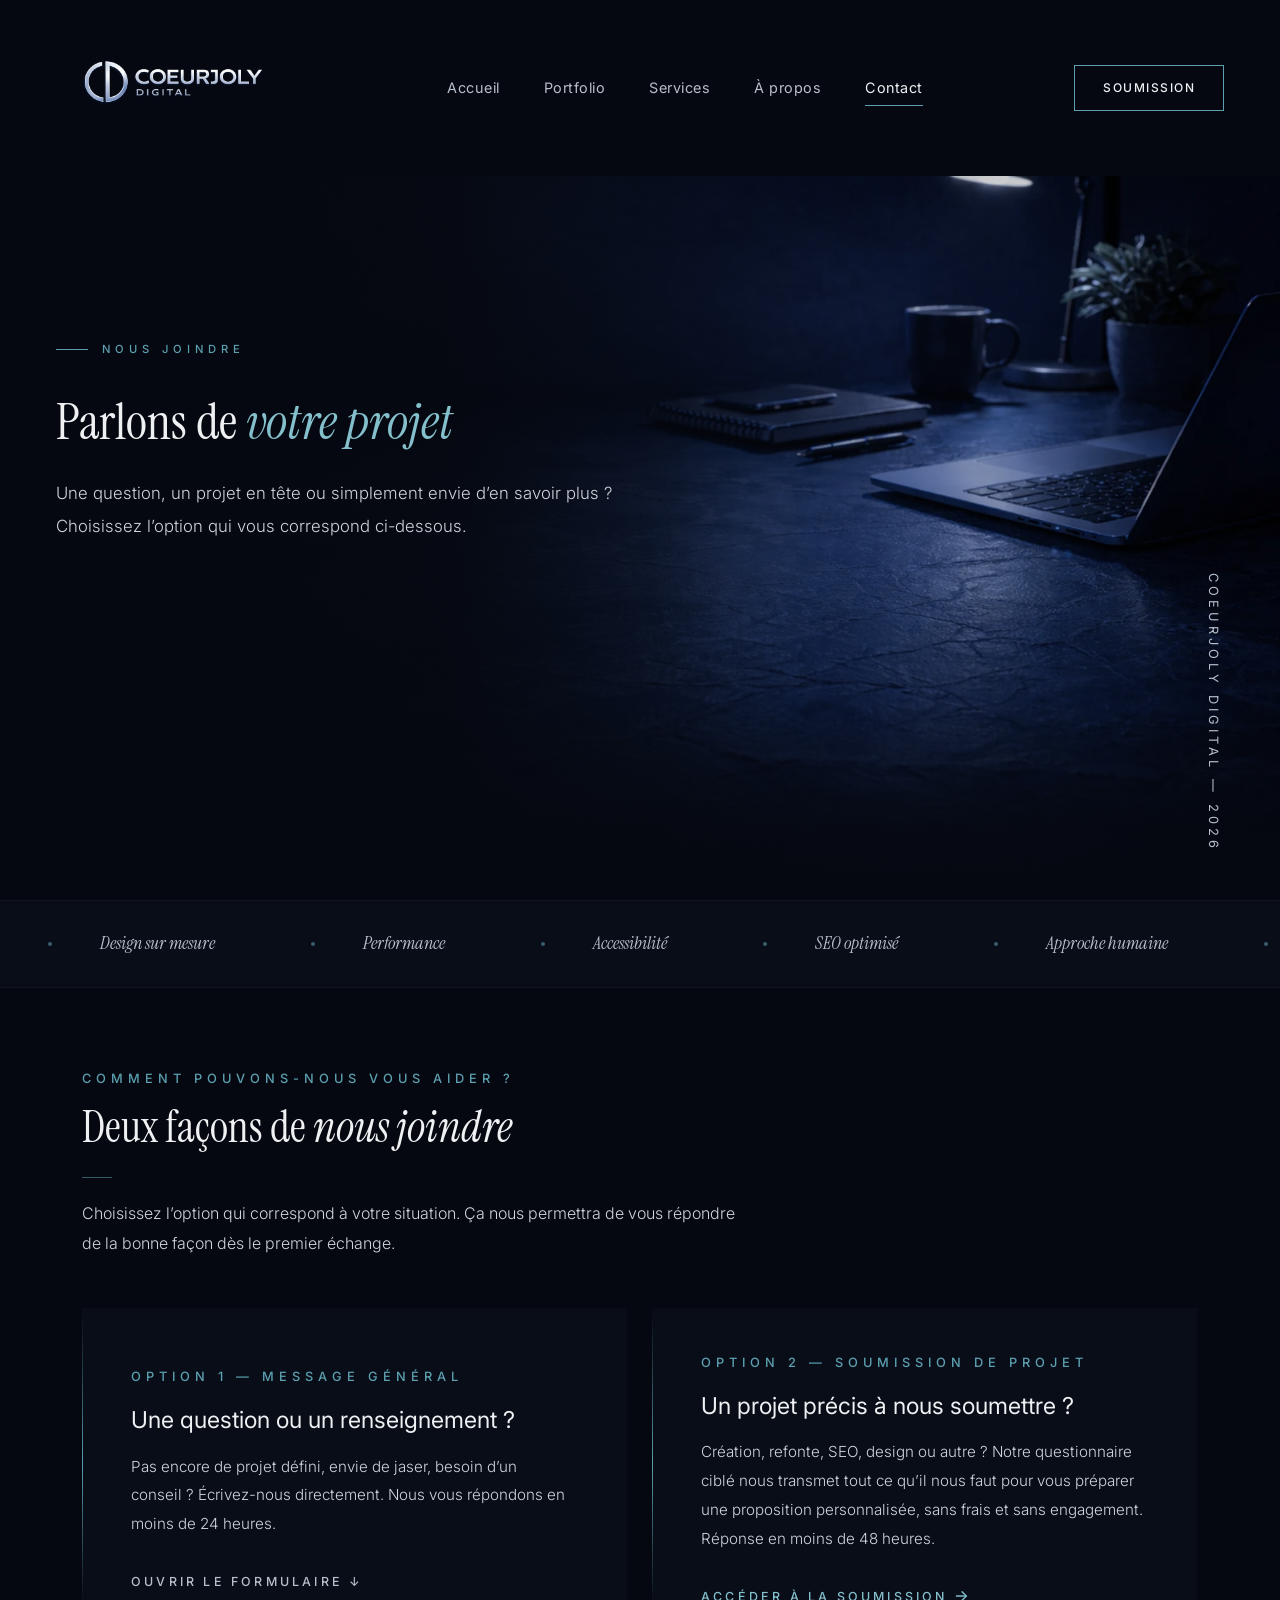
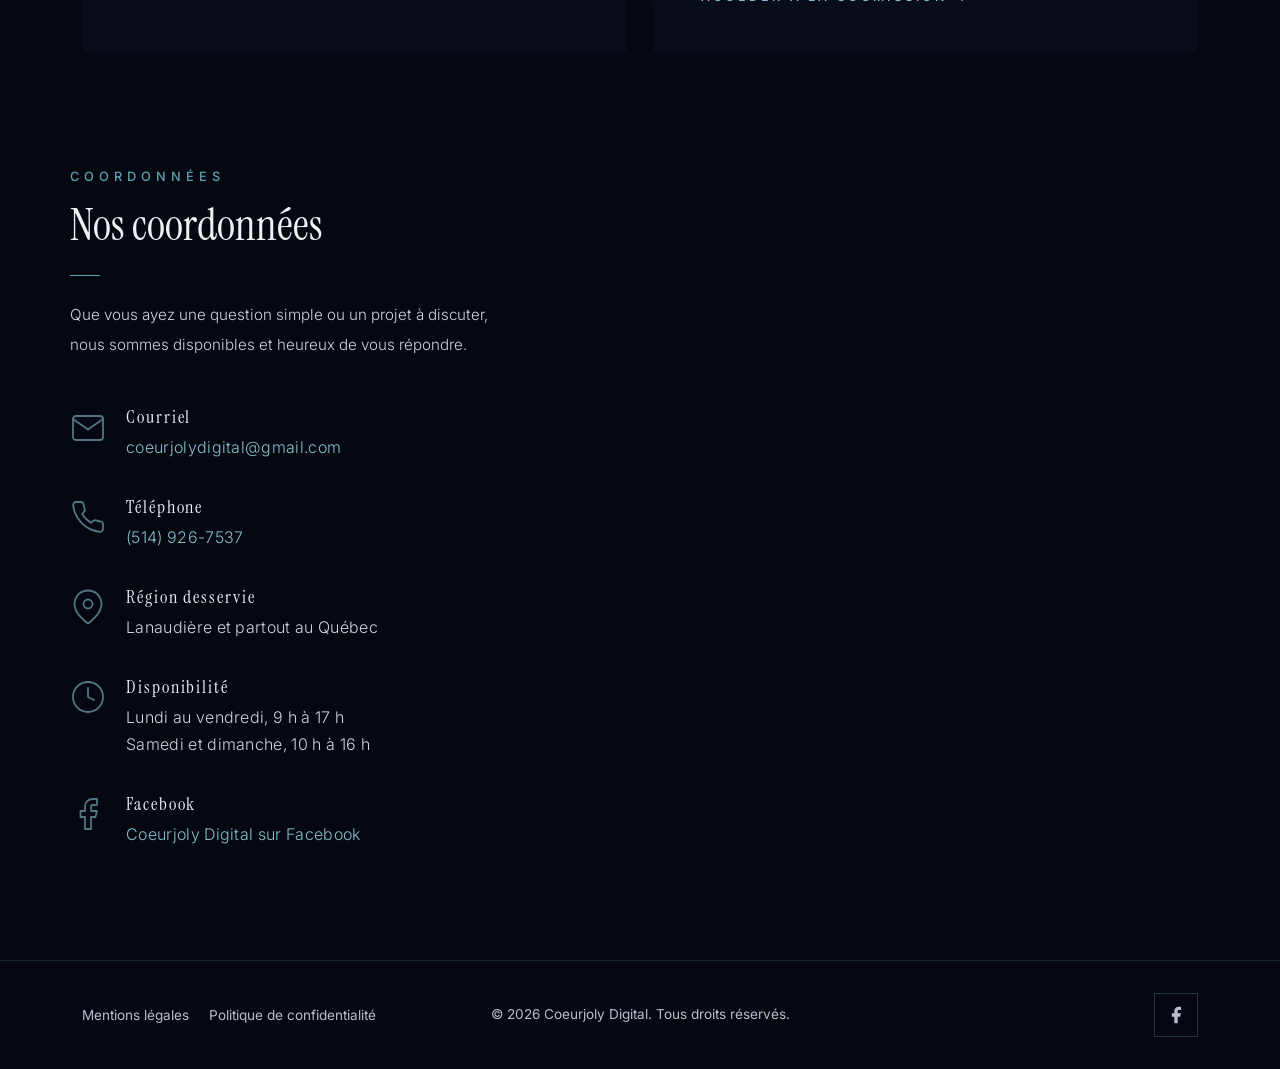
<file: contact.html>
<!DOCTYPE html>
<html lang="fr-CA">
<head>
  <meta charset="UTF-8">
  <meta name="viewport" content="width=device-width, initial-scale=1.0">
  <title>Contact &ndash; Coeurjoly Digital | Parlons de votre projet web</title>
  <meta name="description" content="Contactez Coeurjoly Digital pour discuter de votre projet de cr&eacute;ation ou de refonte de site web. Accompagnement personnalis&eacute; pour entreprises et professionnels au Qu&eacute;bec.">
  <link rel="canonical" href="https://coeurjolydigital.ca/contact.html">
  <meta property="og:title" content="Contact &ndash; Coeurjoly Digital | Parlons de votre projet web">
  <meta property="og:description" content="Contactez Coeurjoly Digital pour discuter de votre projet de cr&eacute;ation ou de refonte de site web. Accompagnement personnalis&eacute; pour entreprises et professionnels au Qu&eacute;bec.">
  <meta property="og:image" content="https://coeurjolydigital.ca/assets/images/og-image.png">
  <meta property="og:url" content="https://coeurjolydigital.ca/contact.html">
  <meta property="og:type" content="website">
  <meta property="og:locale" content="fr_CA">
  <meta property="og:site_name" content="Coeurjoly Digital">
  <link rel="apple-touch-icon" sizes="180x180" href="assets/images/apple-touch-icon.png">
  <link rel="icon" type="image/webp" href="assets/images/favicon.webp">
  <link rel="icon" type="image/png" href="assets/images/favicon.png" sizes="32x32">
  <meta name="theme-color" content="#5ca0b0">
  <link rel="preconnect" href="https://fonts.googleapis.com">
  <link rel="preconnect" href="https://fonts.gstatic.com" crossorigin>
  <link href="https://fonts.googleapis.com/css2?family=Instrument+Serif:ital@0;1&amp;family=Inter:wght@200;300;400;500;600&amp;display=swap" rel="stylesheet">
  <link href="https://cdn.jsdelivr.net/npm/bootstrap@5.3.3/dist/css/bootstrap.min.css" rel="stylesheet">
  <link rel="stylesheet" href="assets/css/styles.css">
  <link rel="stylesheet" href="assets/css/responsive.css">
  <script type="application/ld+json">
  {
    "@context": "https://schema.org",
    "@type": "BreadcrumbList",
    "itemListElement": [
      {"@type": "ListItem", "position": 1, "name": "Accueil", "item": "https://coeurjolydigital.ca/"},
      {"@type": "ListItem", "position": 2, "name": "Contact", "item": "https://coeurjolydigital.ca/contact.html"}
    ]
  }
  </script>
</head>
<body>
  <a href="#main-content" class="skip-link visually-hidden-focusable">Aller au contenu principal</a>

  <header class="topbar" role="banner">
    <a class="topbar__logo" href="index.html" aria-label="Coeurjoly Digital &ndash; Accueil">
      <img src="assets/images/logo-couleur.webp" alt="Logo Coeurjoly Digital" width="400" height="134" fetchpriority="high">
    </a>
    <nav class="topbar__nav" aria-label="Navigation principale">
      <a class="topbar__link" href="index.html">Accueil</a>
      <a class="topbar__link" href="portfolio.html">Portfolio</a>
      <a class="topbar__link" href="services.html">Services</a>
      <a class="topbar__link" href="a-propos.html">&Agrave;&nbsp;propos</a>
      <a class="topbar__link topbar__link--on" href="contact.html" aria-current="page">Contact</a>
    </nav>
    <a class="topbar__cta d-none d-lg-inline-block" href="soumission.html">Soumission</a>
    <button class="topbar__toggle d-lg-none" type="button" aria-label="Ouvrir le menu"><span></span><span></span><span></span></button>
  </header>

  <main id="main-content">

    <section class="pagehero" aria-labelledby="ph">
      <div class="pagehero__bg" aria-hidden="true"></div>
      <div class="pagehero__fade" aria-hidden="true"></div>
      <div class="pagehero__inner">
        <p class="hero__tag">Nous joindre</p>
        <h1 id="ph" class="pagehero__h1">Parlons de <i>votre projet</i></h1>
        <p class="pagehero__desc">Une question, un projet en t&ecirc;te ou simplement envie d&rsquo;en savoir plus&nbsp;? Choisissez l&rsquo;option qui vous correspond ci-dessous.</p>
      </div>
      <span class="hero__side" aria-hidden="true">Coeurjoly Digital &mdash; 2026</span>
    </section>

    <div class="marquee" aria-hidden="true">
      <div class="marquee__track">
        <span class="marquee__item"><span class="marquee__dot"></span>Design sur mesure</span>
        <span class="marquee__item"><span class="marquee__dot"></span>Performance</span>
        <span class="marquee__item"><span class="marquee__dot"></span>Accessibilit&eacute;</span>
        <span class="marquee__item"><span class="marquee__dot"></span>SEO optimis&eacute;</span>
        <span class="marquee__item"><span class="marquee__dot"></span>Approche humaine</span>
        <span class="marquee__item"><span class="marquee__dot"></span>R&eacute;sultats concrets</span>
        <span class="marquee__item"><span class="marquee__dot"></span>Design sur mesure</span>
        <span class="marquee__item"><span class="marquee__dot"></span>Performance</span>
        <span class="marquee__item"><span class="marquee__dot"></span>Accessibilit&eacute;</span>
        <span class="marquee__item"><span class="marquee__dot"></span>SEO optimis&eacute;</span>
        <span class="marquee__item"><span class="marquee__dot"></span>Approche humaine</span>
        <span class="marquee__item"><span class="marquee__dot"></span>R&eacute;sultats concrets</span>
      </div>
    </div>

    <section class="ct-choose" aria-labelledby="ct-choose-h">
      <div class="container">
        <div class="ct-choose__intro rv">
          <p class="sec-tag">Comment pouvons-nous vous aider&nbsp;?</p>
          <h2 class="sec-h2" id="ct-choose-h">Deux fa&ccedil;ons de <i>nous joindre</i></h2>
          <hr class="sec-line" aria-hidden="true">
          <p class="ct-choose__intro-desc">Choisissez l&rsquo;option qui correspond &agrave; votre situation. &Ccedil;a nous permettra de vous r&eacute;pondre de la bonne fa&ccedil;on d&egrave;s le premier &eacute;change.</p>
        </div>

        <div class="ct-choose__grid" role="group" aria-label="Options de contact">

          <div class="ct-choose__card rv">
            <button class="ct-choose__card__inner ct-choose__card--btn" type="button" id="ct-opt1" aria-expanded="false" aria-controls="ct-form-panel">
              <p class="ct-choose__badge">Option 1 &mdash; Message g&eacute;n&eacute;ral</p>
              <h3 class="ct-choose__h">Une question ou un renseignement&nbsp;?</h3>
              <p class="ct-choose__p">Pas encore de projet d&eacute;fini, envie de jaser, besoin d&rsquo;un conseil&nbsp;? &Eacute;crivez-nous directement. Nous vous r&eacute;pondons en moins de 24&nbsp;heures.</p>
              <span class="ct-choose__link" aria-hidden="true">Ouvrir le formulaire &darr;</span>
            </button>
          </div>

          <div class="ct-choose__card rv">
            <a class="ct-choose__card__inner ct-choose__card--highlight" href="soumission.html">
              <p class="ct-choose__badge">Option 2 &mdash; Soumission de projet</p>
              <h3 class="ct-choose__h">Un projet pr&eacute;cis &agrave; nous soumettre&nbsp;?</h3>
              <p class="ct-choose__p">Cr&eacute;ation, refonte, SEO, design ou autre&nbsp;? Notre questionnaire cibl&eacute; nous transmet tout ce qu&rsquo;il nous faut pour vous pr&eacute;parer une proposition personnalis&eacute;e, sans frais et sans engagement. R&eacute;ponse en moins de 48&nbsp;heures.</p>
              <span class="ct-choose__link ct-choose__link--accent" aria-hidden="true">Acc&eacute;der &agrave; la soumission <span class="arrow-lg" aria-hidden="true">&rarr;</span></span>
            </a>
          </div>

        </div>
      </div>
    </section>

    <section class="section--bg" aria-labelledby="cth">
      <div class="container ct">
        <div class="ct__grid">

          <div class="ct__info">
            <p class="sec-tag rv">Coordonn&eacute;es</p>
            <h2 class="sec-h2 rv" id="cth">Nos coordonn&eacute;es</h2>
            <hr class="sec-line rv" aria-hidden="true">
            <p class="ct__desc rv mt-4">Que vous ayez une question simple ou un projet &agrave; discuter, nous sommes disponibles et heureux de vous r&eacute;pondre.</p>

            <div class="ct__details">

              <div class="ct__detail rv">
                <div class="ct__detail-icon" aria-hidden="true">
                  <svg viewBox="0 0 24 24" fill="none" stroke="currentColor" stroke-width="1.2" stroke-linecap="round" stroke-linejoin="round"><path d="M4 4h16c1.1 0 2 .9 2 2v12c0 1.1-.9 2-2 2H4c-1.1 0-2-.9-2-2V6c0-1.1.9-2 2-2z"/><polyline points="22,6 12,13 2,6"/></svg>
                </div>
                <div>
                  <h3 class="ct__detail-label">Courriel</h3>
                  <a class="ct__detail-value" href="mailto:coeurjolydigital@gmail.com">coeurjolydigital@gmail.com</a>
                </div>
              </div>

              <div class="ct__detail rv">
                <div class="ct__detail-icon" aria-hidden="true">
                  <svg viewBox="0 0 24 24" fill="none" stroke="currentColor" stroke-width="1.2" stroke-linecap="round" stroke-linejoin="round"><path d="M22 16.92v3a2 2 0 0 1-2.18 2 19.79 19.79 0 0 1-8.63-3.07 19.5 19.5 0 0 1-6-6 19.79 19.79 0 0 1-3.07-8.67A2 2 0 0 1 4.11 2h3a2 2 0 0 1 2 1.72 12.84 12.84 0 0 0 .7 2.81 2 2 0 0 1-.45 2.11L8.09 9.91a16 16 0 0 0 6 6l1.27-1.27a2 2 0 0 1 2.11-.45 12.84 12.84 0 0 0 2.81.7A2 2 0 0 1 22 16.92z"/></svg>
                </div>
                <div>
                  <h3 class="ct__detail-label">T&eacute;l&eacute;phone</h3>
                  <a class="ct__detail-value" href="tel:+15149267537">(514) 926-7537</a>
                </div>
              </div>

              <div class="ct__detail rv">
                <div class="ct__detail-icon" aria-hidden="true">
                  <svg viewBox="0 0 24 24" fill="none" stroke="currentColor" stroke-width="1.2" stroke-linecap="round" stroke-linejoin="round"><path d="M21 10c0 7-9 13-9 13s-9-6-9-13a9 9 0 0 1 18 0z"/><circle cx="12" cy="10" r="3"/></svg>
                </div>
                <div>
                  <h3 class="ct__detail-label">R&eacute;gion desservie</h3>
                  <p class="ct__detail-value ct__detail-value--text">Lanaudi&egrave;re et partout au Qu&eacute;bec</p>
                </div>
              </div>

              <div class="ct__detail rv">
                <div class="ct__detail-icon" aria-hidden="true">
                  <svg viewBox="0 0 24 24" fill="none" stroke="currentColor" stroke-width="1.2" stroke-linecap="round" stroke-linejoin="round"><circle cx="12" cy="12" r="10"/><polyline points="12 6 12 12 16 14"/></svg>
                </div>
                <div>
                  <h3 class="ct__detail-label">Disponibilit&eacute;</h3>
                  <p class="ct__detail-value ct__detail-value--text">Lundi au vendredi, 9&nbsp;h &agrave; 17&nbsp;h</p>
                  <p class="ct__detail-value ct__detail-value--text">Samedi et dimanche, 10&nbsp;h &agrave; 16&nbsp;h</p>
                </div>
              </div>

              <div class="ct__detail rv">
                <div class="ct__detail-icon" aria-hidden="true">
                  <svg viewBox="0 0 24 24" fill="none" stroke="currentColor" stroke-width="1.2" stroke-linecap="round" stroke-linejoin="round"><path d="M18 2h-3a5 5 0 0 0-5 5v3H7v4h3v8h4v-8h3l1-4h-4V7a1 1 0 0 1 1-1h3z"/></svg>
                </div>
                <div>
                  <h3 class="ct__detail-label">Facebook</h3>
                  <a class="ct__detail-value" href="https://www.facebook.com/profile.php?id=61586746877675" target="_blank" rel="noopener noreferrer">Coeurjoly Digital sur Facebook</a>
                </div>
              </div>

            </div>
          </div>

          <div class="ct__form-panel" id="ct-form-panel" aria-hidden="true">
            <div class="ct__form-wrap">
              <form class="ct__form" action="#" method="post" novalidate aria-label="Formulaire de contact">

                <h3 class="ct__form-title">Envoyez-nous un message</h3>

                <div class="ct__field">
                  <label class="ct__label" for="ct-name">Nom complet</label>
                  <input class="ct__input" type="text" id="ct-name" name="name" autocomplete="name" required>
                </div>

                <div class="ct__field">
                  <label class="ct__label" for="ct-email">Courriel</label>
                  <input class="ct__input" type="email" id="ct-email" name="email" autocomplete="email" required>
                </div>

                <div class="ct__field">
                  <label class="ct__label" for="ct-phone">T&eacute;l&eacute;phone <span class="ct__optional">(facultatif)</span></label>
                  <input class="ct__input" type="tel" id="ct-phone" name="phone" autocomplete="tel">
                </div>

                <div class="ct__field">
                  <label class="ct__label" for="ct-subject">Sujet</label>
                  <select class="ct__input ct__select" id="ct-subject" name="subject" required>
                    <option value="" disabled selected>Choisir un sujet</option>
                    <option value="creation">Cr&eacute;ation de site web</option>
                    <option value="refonte">Refonte de site web</option>
                    <option value="seo">Optimisation SEO</option>
                    <option value="maintenance">Maintenance et support</option>
                    <option value="autre">Autre</option>
                  </select>
                </div>

                <div class="ct__field">
                  <label class="ct__label" for="ct-message">Message</label>
                  <textarea class="ct__input ct__textarea" id="ct-message" name="message" rows="5" required></textarea>
                </div>

                <button class="ct__submit" type="submit">
                  <span class="ct__submit-text">Envoyer le message</span>
                  <span class="ct__submit-icon" aria-hidden="true">
                    <svg viewBox="0 0 24 24" fill="none" stroke="currentColor" stroke-width="1.5" stroke-linecap="round" stroke-linejoin="round"><line x1="22" y1="2" x2="11" y2="13"/><polygon points="22 2 15 22 11 13 2 9 22 2"/></svg>
                  </span>
                </button>

                <div class="ct__status" role="status" aria-live="polite">
                  <div class="ct__status-icon" aria-hidden="true">
                    <svg viewBox="0 0 24 24" fill="none" stroke="currentColor" stroke-width="1.5" stroke-linecap="round" stroke-linejoin="round"><path d="M22 11.08V12a10 10 0 1 1-5.93-9.14"/><polyline points="22 4 12 14.01 9 11.01"/></svg>
                  </div>
                  <p class="ct__status-title">Message bien re&ccedil;u&nbsp;!</p>
                  <p class="ct__status-msg">Nous vous r&eacute;pondrons dans les 24&nbsp;heures.</p>
                </div>

              </form>
            </div>
          </div>

        </div>
      </div>
    </section>

  </main>

  <footer class="ft" role="contentinfo">
    <div class="container">
      <div class="row align-items-center">
        <div class="col-md-4 mb-2 mb-md-0">
          <a class="me-3" href="mentions-legales.html">Mentions l&eacute;gales</a>
          <a href="politique-confidentialite.html">Politique de confidentialit&eacute;</a>
        </div>
        <div class="col-md-4 text-md-center mb-2 mb-md-0">
          <p class="ft__copy mb-0">&copy; 2026 Coeurjoly Digital. Tous droits r&eacute;serv&eacute;s.</p>
        </div>
        <div class="col-md-4 text-md-end">
          <div class="d-flex gap-2 justify-content-md-end" role="group" aria-label="R&eacute;seaux sociaux">
            <a class="ft__soc" href="https://www.facebook.com/profile.php?id=61586746877675" target="_blank" rel="noopener noreferrer" aria-label="Facebook"><svg viewBox="0 0 24 24"><path d="M18 2h-3a5 5 0 0 0-5 5v3H7v4h3v8h4v-8h3l1-4h-4V7a1 1 0 0 1 1-1h3z"/></svg></a>
          </div>
        </div>
      </div>
    </div>
  </footer>

  <script src="https://cdn.jsdelivr.net/npm/bootstrap@5.3.3/dist/js/bootstrap.bundle.min.js"></script>
  <script src="assets/js/index.js"></script>
</body>
</html>
</file>
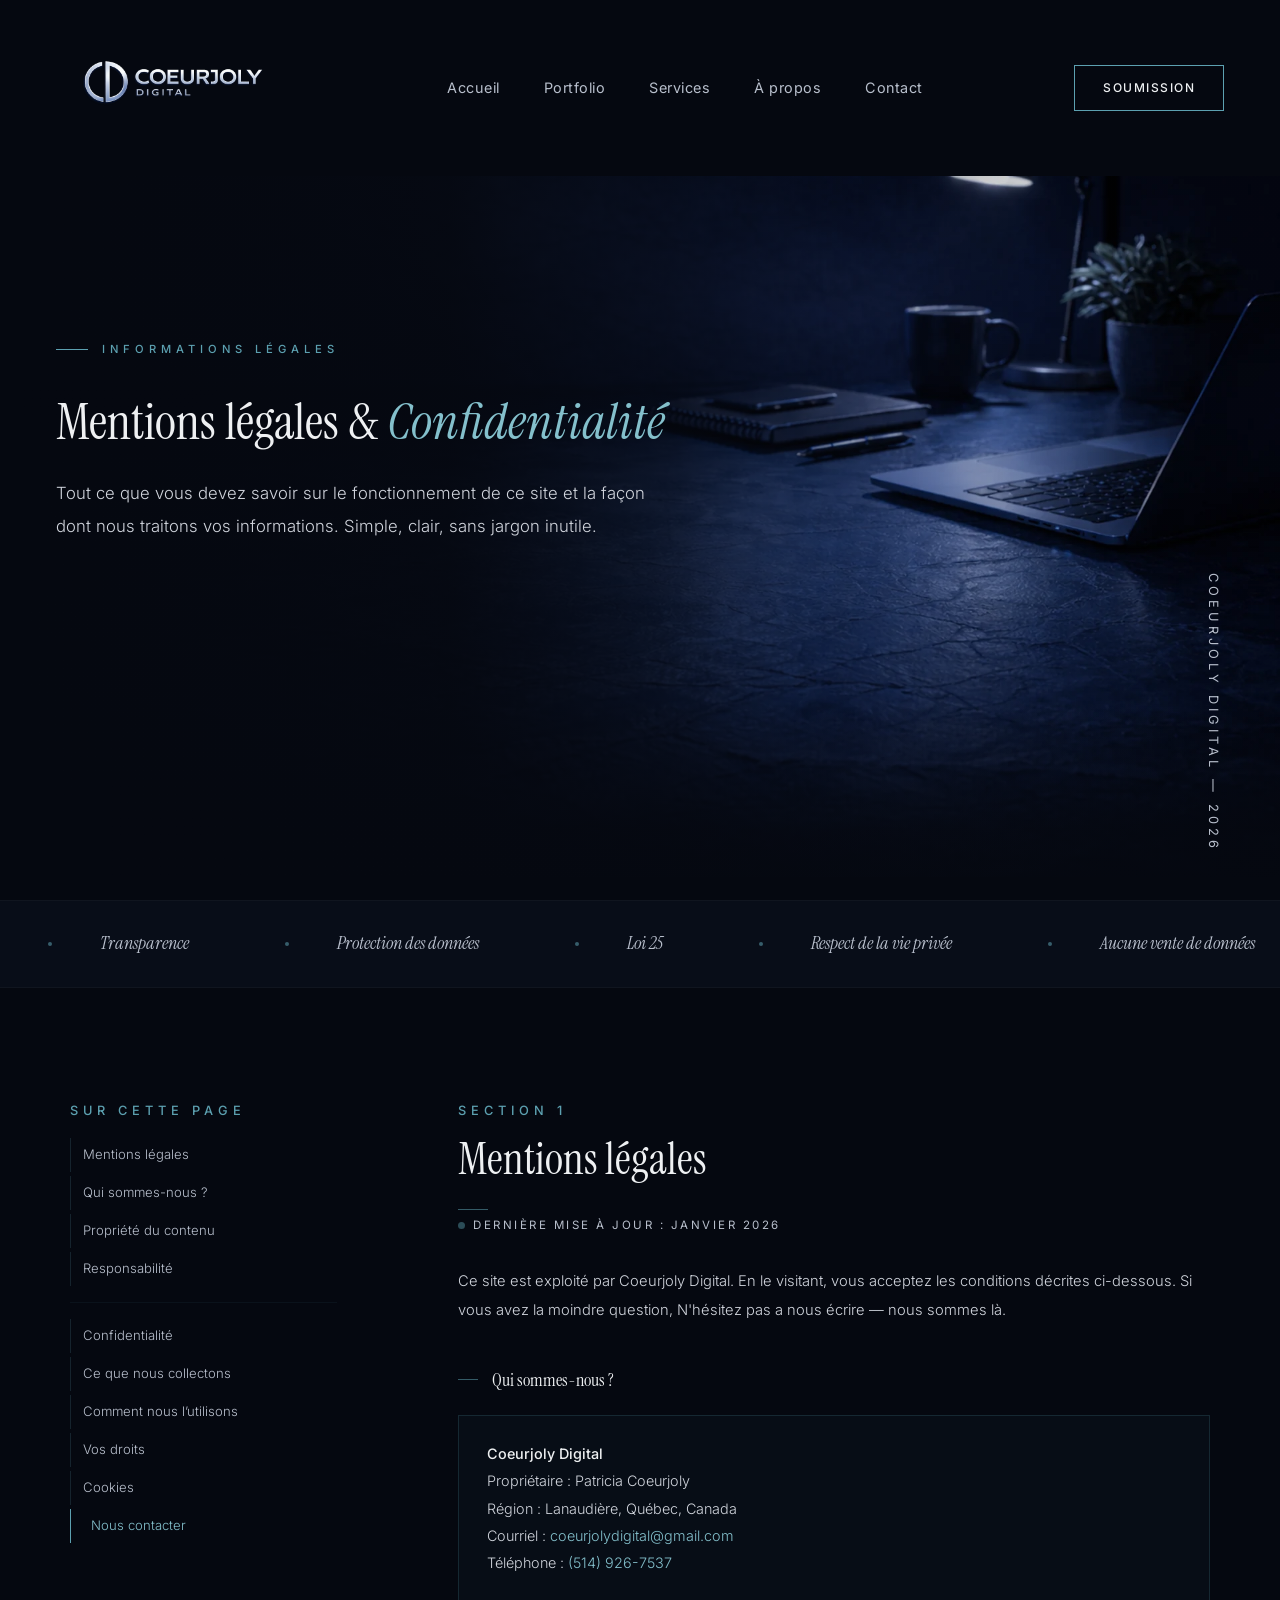
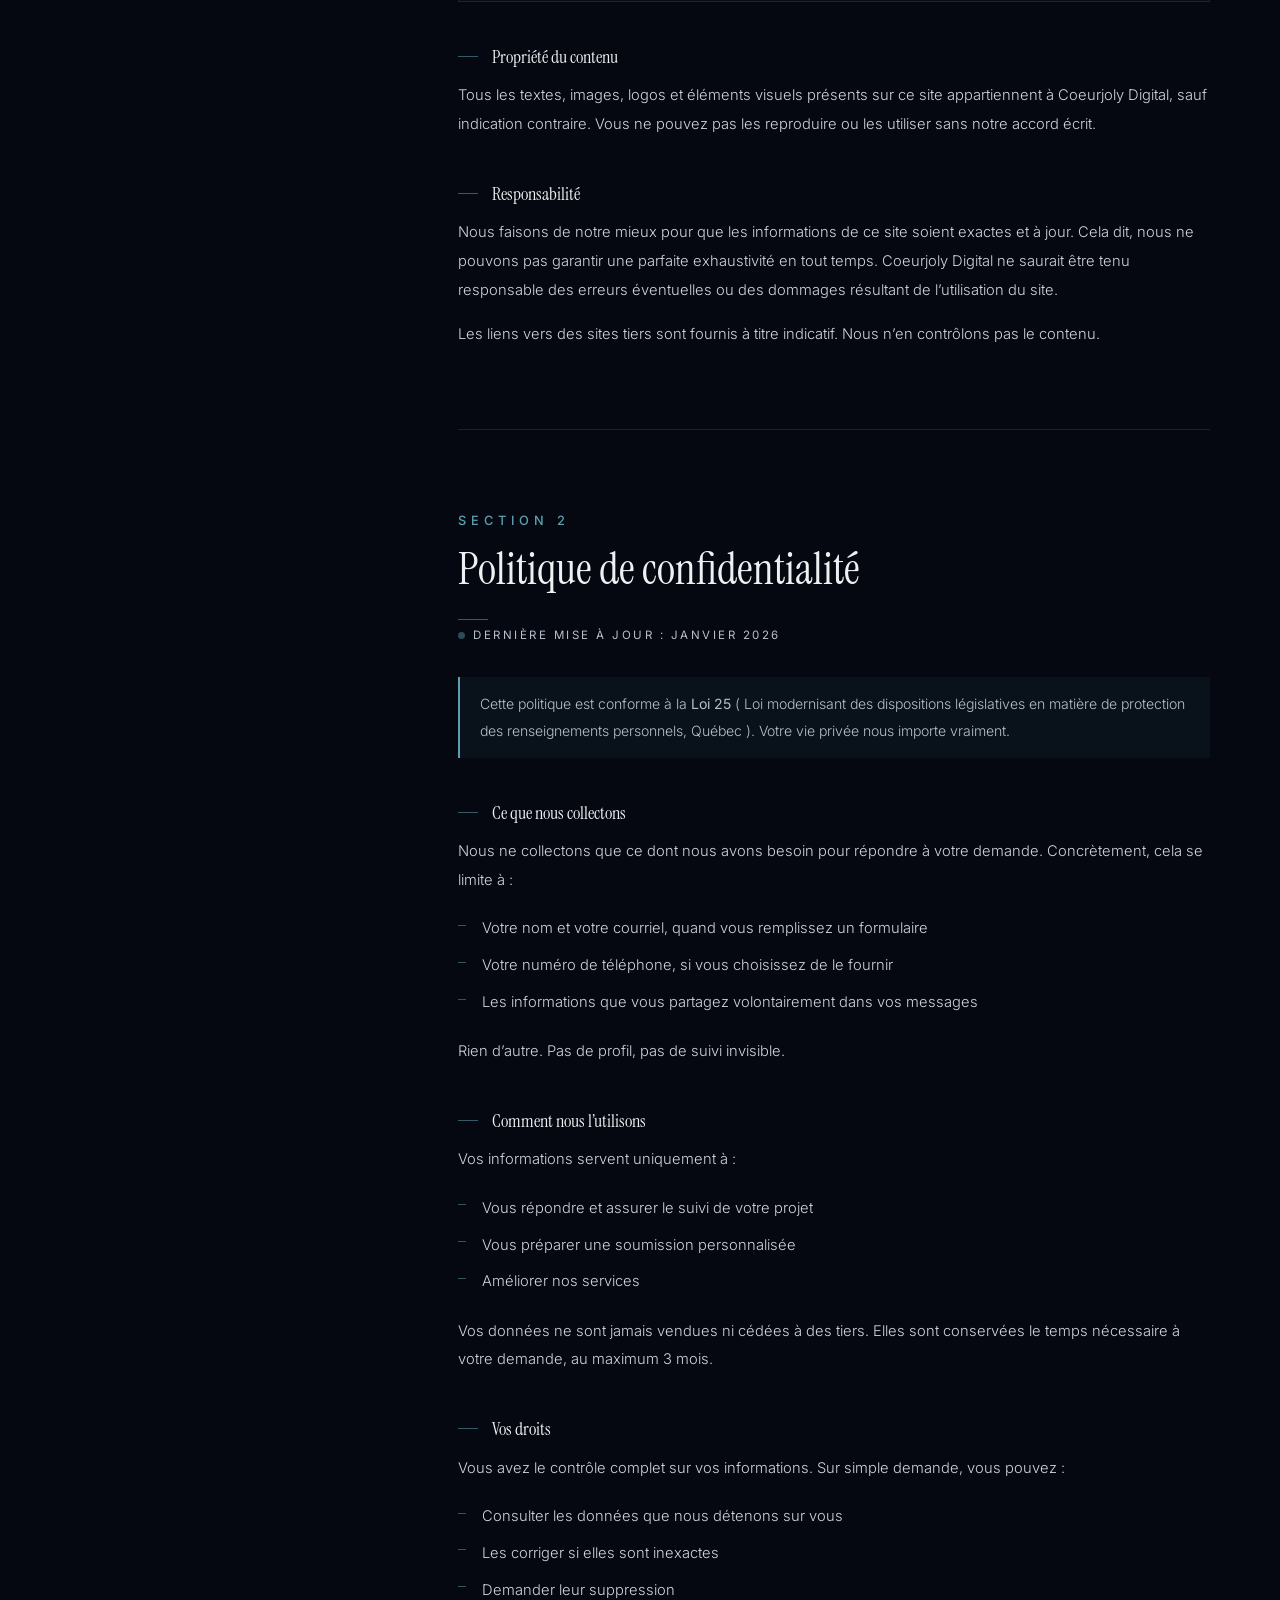
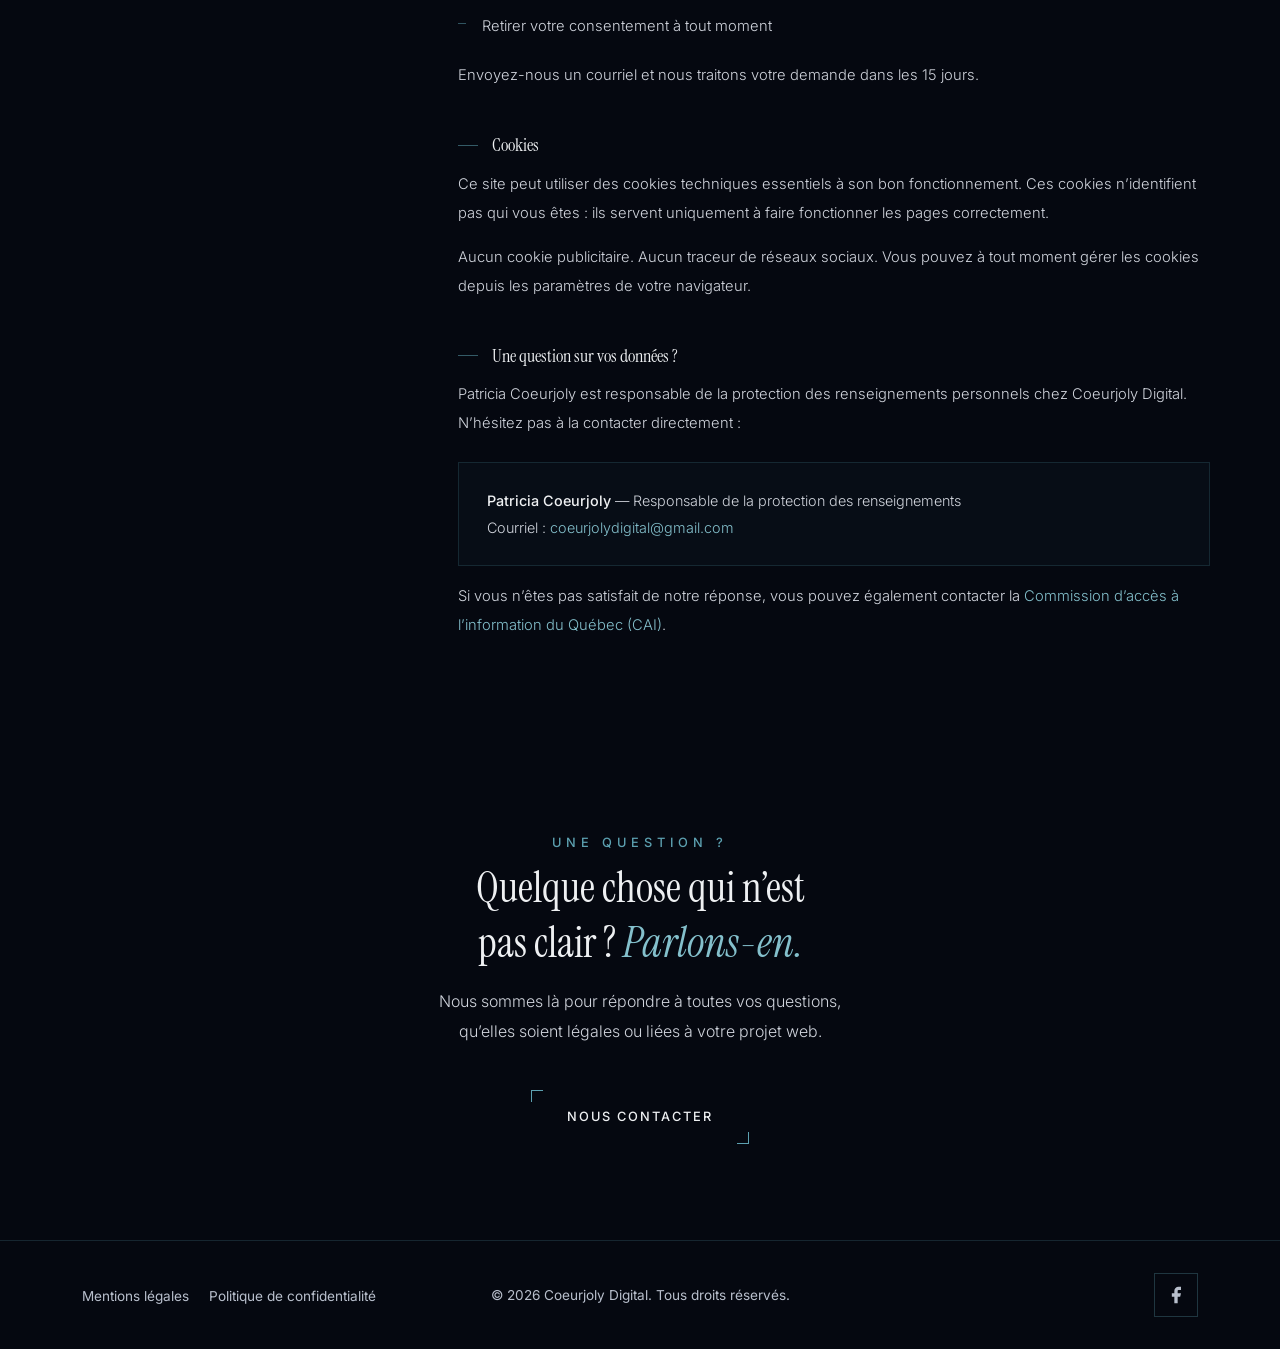
<file: mentions-legales.html>
<!DOCTYPE html>
<html lang="fr-CA">
<head>
  <meta charset="UTF-8">
  <meta name="viewport" content="width=device-width, initial-scale=1.0">
  <title>Mentions l&eacute;gales &amp; Confidentialit&eacute; &ndash; Coeurjoly Digital</title>
  <meta name="description" content="Mentions l&eacute;gales et politique de confidentialit&eacute; de Coeurjoly Digital &mdash; transparence sur l&rsquo;utilisation de vos donn&eacute;es, conform&eacute;ment &agrave; la Loi&nbsp;25.">
  <meta name="robots" content="noindex">
  <link rel="canonical" href="https://coeurjolydigital.ca/mentions-legales.html">
  <meta property="og:title" content="Mentions l&eacute;gales &amp; Confidentialit&eacute; &ndash; Coeurjoly Digital">
  <meta property="og:description" content="Mentions l&eacute;gales et politique de confidentialit&eacute; de Coeurjoly Digital.">
  <meta property="og:image" content="https://coeurjolydigital.ca/assets/images/og-image.png">
  <meta property="og:url" content="https://coeurjolydigital.ca/mentions-legales.html">
  <meta property="og:type" content="website">
  <meta property="og:locale" content="fr_CA">
  <meta property="og:site_name" content="Coeurjoly Digital">
  <link rel="apple-touch-icon" sizes="180x180" href="assets/images/apple-touch-icon.png">
  <link rel="icon" type="image/webp" href="assets/images/favicon.webp">
  <link rel="icon" type="image/png" href="assets/images/favicon.png" sizes="32x32">
  <meta name="theme-color" content="#5ca0b0">
  <link rel="preconnect" href="https://fonts.googleapis.com">
  <link rel="preconnect" href="https://fonts.gstatic.com" crossorigin>
  <link href="https://fonts.googleapis.com/css2?family=Instrument+Serif:ital@0;1&amp;family=Inter:wght@200;300;400;500;600&amp;display=swap" rel="stylesheet">
  <link href="https://cdn.jsdelivr.net/npm/bootstrap@5.3.3/dist/css/bootstrap.min.css" rel="stylesheet">
  <link rel="stylesheet" href="assets/css/styles.css">
  <link rel="stylesheet" href="assets/css/responsive.css">
  <link rel="preload" as="image" href="assets/images/arriere-plan-ordi.webp" fetchpriority="high">
</head>
<body>
  <a href="#main-content" class="skip-link visually-hidden-focusable">Aller au contenu principal</a>

  <header class="topbar">
    <a class="topbar__logo" href="index.html" aria-label="Coeurjoly Digital &ndash; Accueil">
      <img src="assets/images/logo-couleur.webp" alt="Logo Coeurjoly Digital" width="400" height="134" fetchpriority="high">
    </a>
    <nav class="topbar__nav" aria-label="Navigation principale">
      <a class="topbar__link" href="index.html">Accueil</a>
      <a class="topbar__link" href="portfolio.html">Portfolio</a>
      <a class="topbar__link" href="services.html">Services</a>
      <a class="topbar__link" href="a-propos.html">&Agrave;&nbsp;propos</a>
      <a class="topbar__link" href="contact.html">Contact</a>
    </nav>
    <a class="topbar__cta d-none d-lg-inline-block" href="soumission.html">Soumission</a>
    <button class="topbar__toggle d-lg-none" type="button" aria-label="Ouvrir le menu"><span></span><span></span><span></span></button>
  </header>

  <main id="main-content">

    <section class="pagehero" aria-labelledby="ph">
      <div class="pagehero__bg" aria-hidden="true"></div>
      <div class="pagehero__fade" aria-hidden="true"></div>
      <div class="pagehero__inner">
        <p class="hero__tag">Informations l&eacute;gales</p>
        <h1 id="ph" class="pagehero__h1">Mentions l&eacute;gales &amp; <i>Confidentialit&eacute;</i></h1>
        <p class="pagehero__desc">Tout ce que vous devez savoir sur le fonctionnement de ce site et la fa&ccedil;on dont nous traitons vos informations. Simple, clair, sans jargon inutile.</p>
      </div>
      <span class="hero__side" aria-hidden="true">Coeurjoly Digital &mdash; 2026</span>
    </section>

    <div class="marquee" aria-hidden="true">
      <div class="marquee__track">
        <span class="marquee__item"><span class="marquee__dot"></span>Transparence</span>
        <span class="marquee__item"><span class="marquee__dot"></span>Protection des donn&eacute;es</span>
        <span class="marquee__item"><span class="marquee__dot"></span>Loi&nbsp;25</span>
        <span class="marquee__item"><span class="marquee__dot"></span>Respect de la vie priv&eacute;e</span>
        <span class="marquee__item"><span class="marquee__dot"></span>Aucune vente de donn&eacute;es</span>
        <span class="marquee__item"><span class="marquee__dot"></span>Transparence</span>
        <span class="marquee__item"><span class="marquee__dot"></span>Protection des donn&eacute;es</span>
        <span class="marquee__item"><span class="marquee__dot"></span>Loi&nbsp;25</span>
        <span class="marquee__item"><span class="marquee__dot"></span>Respect de la vie priv&eacute;e</span>
        <span class="marquee__item"><span class="marquee__dot"></span>Aucune vente de donn&eacute;es</span>
      </div>
    </div>

    <section class="section--bg" aria-label="Contenu l&eacute;gal">
      <div class="container legal">
        <div class="row">

          <div class="col-lg-3 d-none d-lg-block" role="navigation" aria-label="Navigation dans la page">
            <div class="legal__nav">
              <p class="legal__nav-label">Sur cette page</p>
              <a class="legal__nav-link legal__nav-link--on" href="#mentions">Mentions l&eacute;gales</a>
              <a class="legal__nav-link" href="#editeur">Qui sommes-nous&nbsp;?</a>
              <a class="legal__nav-link" href="#propriete">Propri&eacute;t&eacute; du contenu</a>
              <a class="legal__nav-link" href="#responsabilite">Responsabilit&eacute;</a>
              <div class="legal__nav-sep" aria-hidden="true"></div>
              <a class="legal__nav-link" href="#confidentialite">Confidentialit&eacute;</a>
              <a class="legal__nav-link" href="#collecte">Ce que nous collectons</a>
              <a class="legal__nav-link" href="#utilisation">Comment nous l&rsquo;utilisons</a>
              <a class="legal__nav-link" href="#droits">Vos droits</a>
              <a class="legal__nav-link" href="#cookies">Cookies</a>
              <a class="legal__nav-link" href="#contact-legal">Nous contacter</a>
            </div>
          </div>

          <div class="col-lg-8 offset-lg-1">

            <div class="col-lg-3 d-lg-none" role="navigation" aria-label="Navigation dans la page">
              <div class="legal__nav">
                <a class="legal__nav-link" href="#mentions">Mentions l&eacute;gales</a>
                <a class="legal__nav-link" href="#editeur">Qui sommes-nous&nbsp;?</a>
                <a class="legal__nav-link" href="#propriete">Propri&eacute;t&eacute;</a>
                <a class="legal__nav-link" href="#responsabilite">Responsabilit&eacute;</a>
                <a class="legal__nav-link" href="#confidentialite">Confidentialit&eacute;</a>
                <a class="legal__nav-link" href="#collecte">Ce que nous collectons</a>
                <a class="legal__nav-link" href="#utilisation">Utilisation</a>
                <a class="legal__nav-link" href="#droits">Vos droits</a>
                <a class="legal__nav-link" href="#cookies">Cookies</a>
                <a class="legal__nav-link" href="#contact-legal">Nous contacter</a>
              </div>
            </div>

            <div class="legal__body">

              <!-- ===== MENTIONS L&Eacute;GALES ===== -->
              <div class="legal__block rv" id="mentions">
                <p class="sec-tag">Section 1</p>
                <h2 class="sec-h2">Mentions l&eacute;gales</h2>
                <hr class="sec-line" aria-hidden="true">
                <p class="legal__updated">Derni&egrave;re mise &agrave; jour&nbsp;: janvier 2026</p>

                <p class="legal__p">Ce site est exploit&eacute; par Coeurjoly Digital. En le visitant, vous acceptez les conditions d&eacute;crites ci-dessous. Si vous avez la moindre question, N'hésitez pas a nous  &eacute;crire &mdash; nous sommes l&agrave;.</p>

                <div class="legal__section" id="editeur">
                  <h3 class="legal__h3">Qui sommes-nous&nbsp;?</h3>
                  <div class="legal__box">
                    <p>
                      <strong>Coeurjoly Digital</strong><br>
                      Propri&eacute;taire&nbsp;: Patricia Coeurjoly<br>
                      R&eacute;gion&nbsp;: Lanaudi&egrave;re, Qu&eacute;bec, Canada<br>
                      Courriel&nbsp;: <a href="mailto:info@coeurjolydigital.ca">coeurjolydigital@gmail.com</a><br>
                      T&eacute;l&eacute;phone&nbsp;: <a href="tel:+15149267537">(514)&nbsp;926-7537</a>
                    </p>
                  </div>
                </div>

                <div class="legal__section" id="propriete">
                  <h3 class="legal__h3">Propri&eacute;t&eacute; du contenu</h3>
                  <p class="legal__p">Tous les textes, images, logos et &eacute;l&eacute;ments visuels pr&eacute;sents sur ce site appartiennent &agrave; Coeurjoly Digital, sauf indication contraire. Vous ne pouvez pas les reproduire ou les utiliser sans notre accord &eacute;crit.</p>
                 
                </div>

                <div class="legal__section" id="responsabilite">
                  <h3 class="legal__h3">Responsabilit&eacute;</h3>
                  <p class="legal__p">Nous faisons de notre mieux pour que les informations de ce site soient exactes et &agrave; jour. Cela dit, nous ne pouvons pas garantir une parfaite exhaustivit&eacute; en tout temps. Coeurjoly Digital ne saurait &ecirc;tre tenu responsable des erreurs &eacute;ventuelles ou des dommages r&eacute;sultant de l&rsquo;utilisation du site.</p>
                  <p class="legal__p">Les liens vers des sites tiers sont fournis &agrave; titre indicatif. Nous n&rsquo;en contr&ocirc;lons pas le contenu.</p>
                </div>
              </div>

              <!-- ===== POLITIQUE DE CONFIDENTIALIT&Eacute; ===== -->
              <div class="legal__block rv" id="confidentialite">
                <p class="sec-tag">Section 2</p>
                <h2 class="sec-h2">Politique de confidentialit&eacute;</h2>
                <hr class="sec-line" aria-hidden="true">
                <p class="legal__updated">Derni&egrave;re mise &agrave; jour&nbsp;: janvier 2026</p>

                <p class="legal__note" role="note">Cette politique est conforme &agrave; la <strong>Loi&nbsp;25</strong> ( Loi modernisant des dispositions l&eacute;gislatives en mati&egrave;re de protection des renseignements personnels, Qu&eacute;bec ). Votre vie priv&eacute;e nous importe vraiment.</p>

                <div class="legal__section" id="collecte">
                  <h3 class="legal__h3">Ce que nous collectons</h3>
                  <p class="legal__p">Nous ne collectons que ce dont nous avons besoin pour r&eacute;pondre &agrave; votre demande. Concr&egrave;tement, cela se limite &agrave;&nbsp;:</p>
                  <ul class="legal__list" role="list">
                    <li>Votre nom et votre courriel, quand vous remplissez un formulaire</li>
                    <li>Votre num&eacute;ro de t&eacute;l&eacute;phone, si vous choisissez de le fournir</li>
                    <li>Les informations que vous partagez volontairement dans vos messages</li>
                  </ul>
                  <p class="legal__p">Rien d&rsquo;autre. Pas de profil, pas de suivi invisible.</p>
                </div>

                <div class="legal__section" id="utilisation">
                  <h3 class="legal__h3">Comment nous l&rsquo;utilisons</h3>
                  <p class="legal__p">Vos informations servent uniquement &agrave;&nbsp;:</p>
                  <ul class="legal__list" role="list">
                    <li>Vous r&eacute;pondre et assurer le suivi de votre projet</li>
                    <li>Vous pr&eacute;parer une soumission personnalis&eacute;e</li>
                    <li>Am&eacute;liorer nos services</li>
                  </ul>
                  <p class="legal__p">Vos donn&eacute;es ne sont jamais vendues ni c&eacute;d&eacute;es &agrave; des tiers. Elles sont conserv&eacute;es le temps n&eacute;cessaire &agrave; votre demande, au maximum 3 mois.</p>
                </div>

                <div class="legal__section" id="droits">
                  <h3 class="legal__h3">Vos droits</h3>
                  <p class="legal__p">Vous avez le contr&ocirc;le complet sur vos informations. Sur simple demande, vous pouvez&nbsp;:</p>
                  <ul class="legal__list" role="list">
                    <li>Consulter les donn&eacute;es que nous d&eacute;tenons sur vous</li>
                    <li>Les corriger si elles sont inexactes</li>
                    <li>Demander leur suppression</li>
                    <li>Retirer votre consentement &agrave; tout moment</li>
                  </ul>
                  <p class="legal__p">Envoyez-nous un courriel et nous traitons votre demande dans les 15 jours.</p>
                </div>

                <div class="legal__section" id="cookies">
                  <h3 class="legal__h3">Cookies</h3>
                  <p class="legal__p">Ce site peut utiliser des cookies techniques essentiels &agrave; son bon fonctionnement. Ces cookies n&rsquo;identifient pas qui vous &ecirc;tes&nbsp;: ils servent uniquement &agrave; faire fonctionner les pages correctement.</p>
                  <p class="legal__p">Aucun cookie publicitaire. Aucun traceur de r&eacute;seaux sociaux. Vous pouvez &agrave; tout moment g&eacute;rer les cookies depuis les param&egrave;tres de votre navigateur.</p>
                </div>

                <div class="legal__section" id="contact-legal">
                  <h3 class="legal__h3">Une question sur vos donn&eacute;es&nbsp;?</h3>
                  <p class="legal__p">Patricia Coeurjoly est responsable de la protection des renseignements personnels chez Coeurjoly Digital. N&rsquo;h&eacute;sitez pas &agrave; la contacter directement&nbsp;:</p>
                  <div class="legal__box">
                    <p>
                      <strong>Patricia Coeurjoly</strong> &mdash; Responsable de la protection des renseignements<br>
                      Courriel&nbsp;: <a href="mailto:info@coeurjolydigital.ca">coeurjolydigital@gmail.com</a>
                    </p>
                  </div>
                  <p class="legal__p mt-3">Si vous n&rsquo;&ecirc;tes pas satisfait de notre r&eacute;ponse, vous pouvez &eacute;galement contacter la <a href="https://www.cai.gouv.qc.ca/" target="_blank" rel="noopener noreferrer">Commission d&rsquo;acc&egrave;s &agrave; l&rsquo;information du Qu&eacute;bec (CAI)</a>.</p>
                </div>
              </div>

            </div>
          </div>
        </div>
      </div>
    </section>

    <section class="section--bg" aria-labelledby="ctlh">
      <div class="container cta-block">
        <p class="sec-tag rv">Une question&nbsp;?</p>
        <h2 class="cta-block__h rv" id="ctlh">Quelque chose qui n&rsquo;est<br>pas clair&nbsp;? <i>Parlons-en.</i></h2>
        <p class="cta-block__p rv">Nous sommes l&agrave; pour r&eacute;pondre &agrave; toutes vos questions, qu&rsquo;elles soient l&eacute;gales ou li&eacute;es &agrave; votre projet web.</p>
        <a class="btn-corners rv" href="contact.html">Nous contacter</a>
      </div>
    </section>

  </main>

  <footer class="ft">
    <div class="container">
      <div class="row align-items-center">
        <div class="col-md-4 mb-2 mb-md-0">
          <a class="me-3" href="mentions-legales.html" aria-current="page">Mentions l&eacute;gales</a>
          <a href="mentions-legales.html#confidentialite">Politique de confidentialit&eacute;</a>
        </div>
        <div class="col-md-4 text-md-center mb-2 mb-md-0">
          <p class="ft__copy mb-0">&copy; 2026 Coeurjoly Digital. Tous droits r&eacute;serv&eacute;s.</p>
        </div>
        <div class="col-md-4 text-md-end">
          <div class="d-flex gap-2 justify-content-md-end" role="group" aria-label="R&eacute;seaux sociaux">
            <a class="ft__soc" href="https://www.facebook.com/profile.php?id=61586746877675" target="_blank" rel="noopener noreferrer" aria-label="Facebook"><svg viewBox="0 0 24 24"><path d="M18 2h-3a5 5 0 0 0-5 5v3H7v4h3v8h4v-8h3l1-4h-4V7a1 1 0 0 1 1-1h3z"/></svg></a>
          </div>
        </div>
      </div>
    </div>
  </footer>

  <script src="https://cdn.jsdelivr.net/npm/bootstrap@5.3.3/dist/js/bootstrap.bundle.min.js"></script>
  <script src="assets/js/index.js"></script>
</body>
</html>
</file>
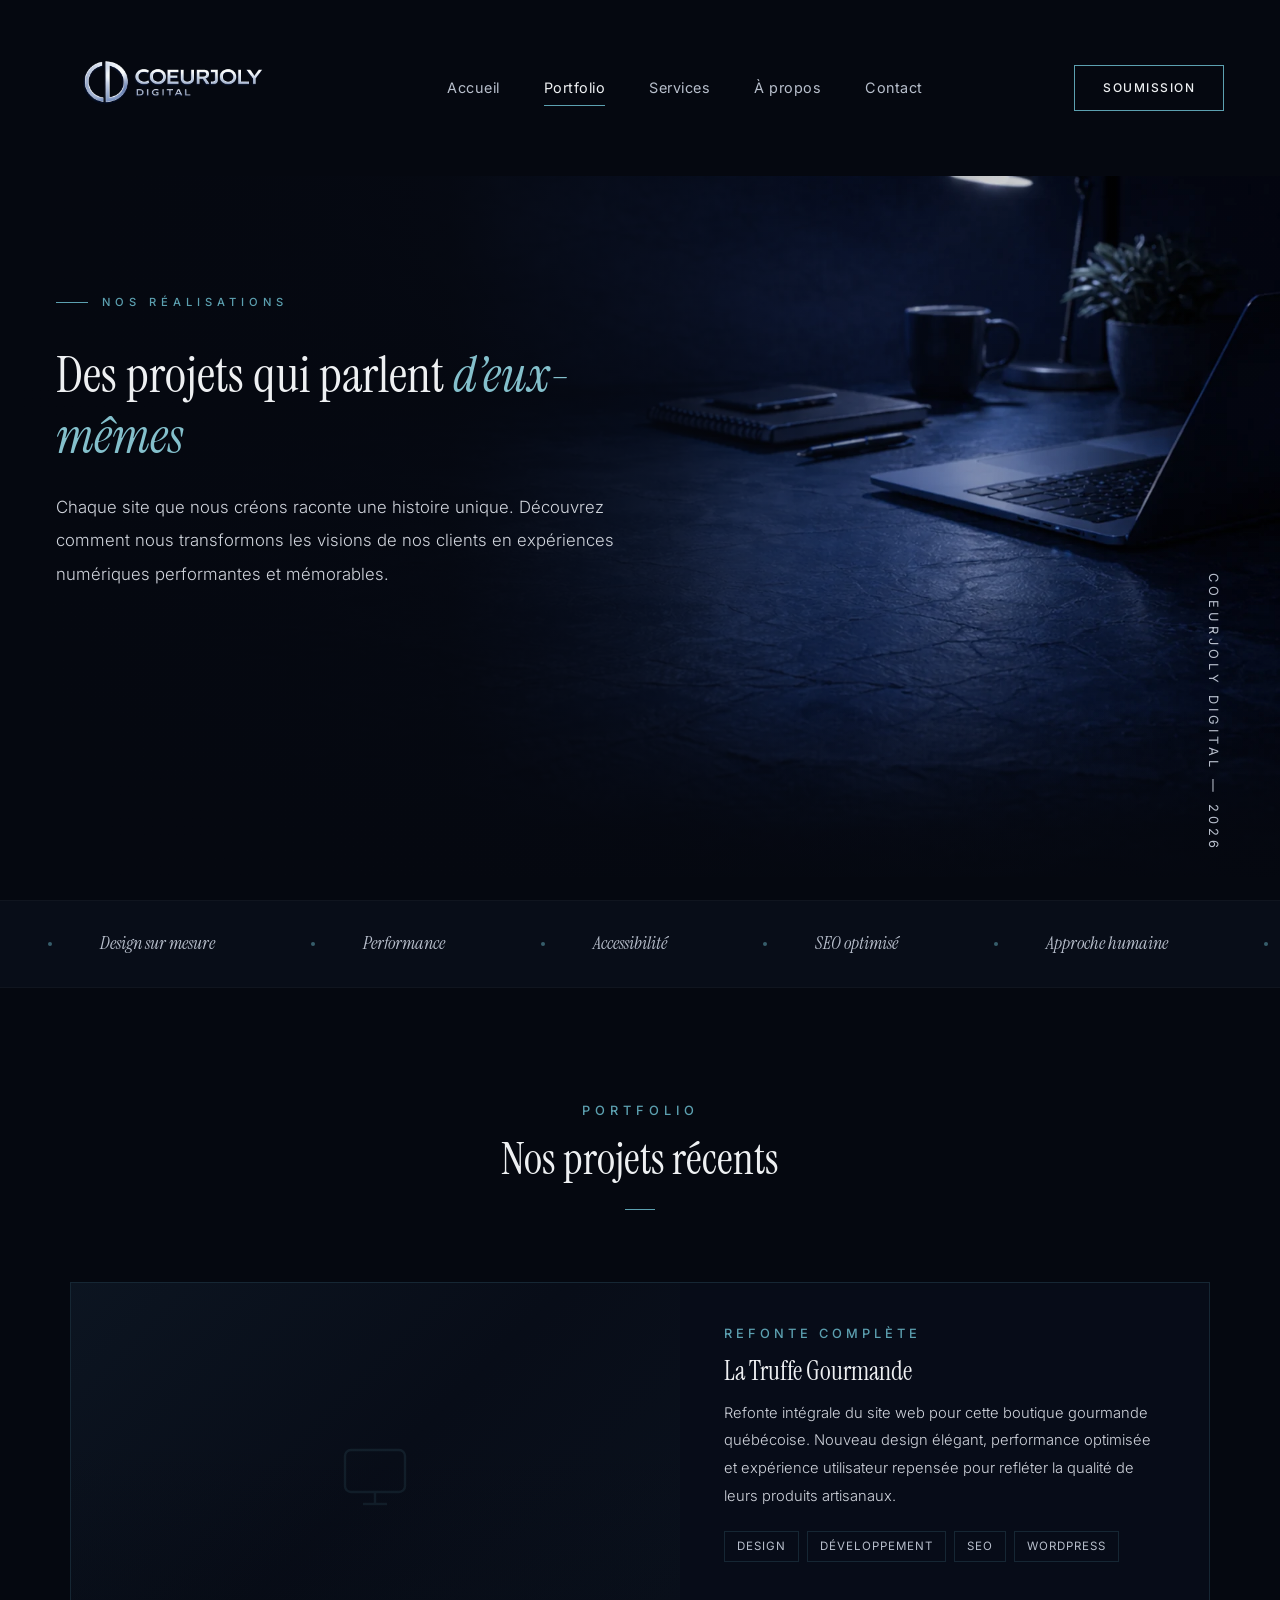
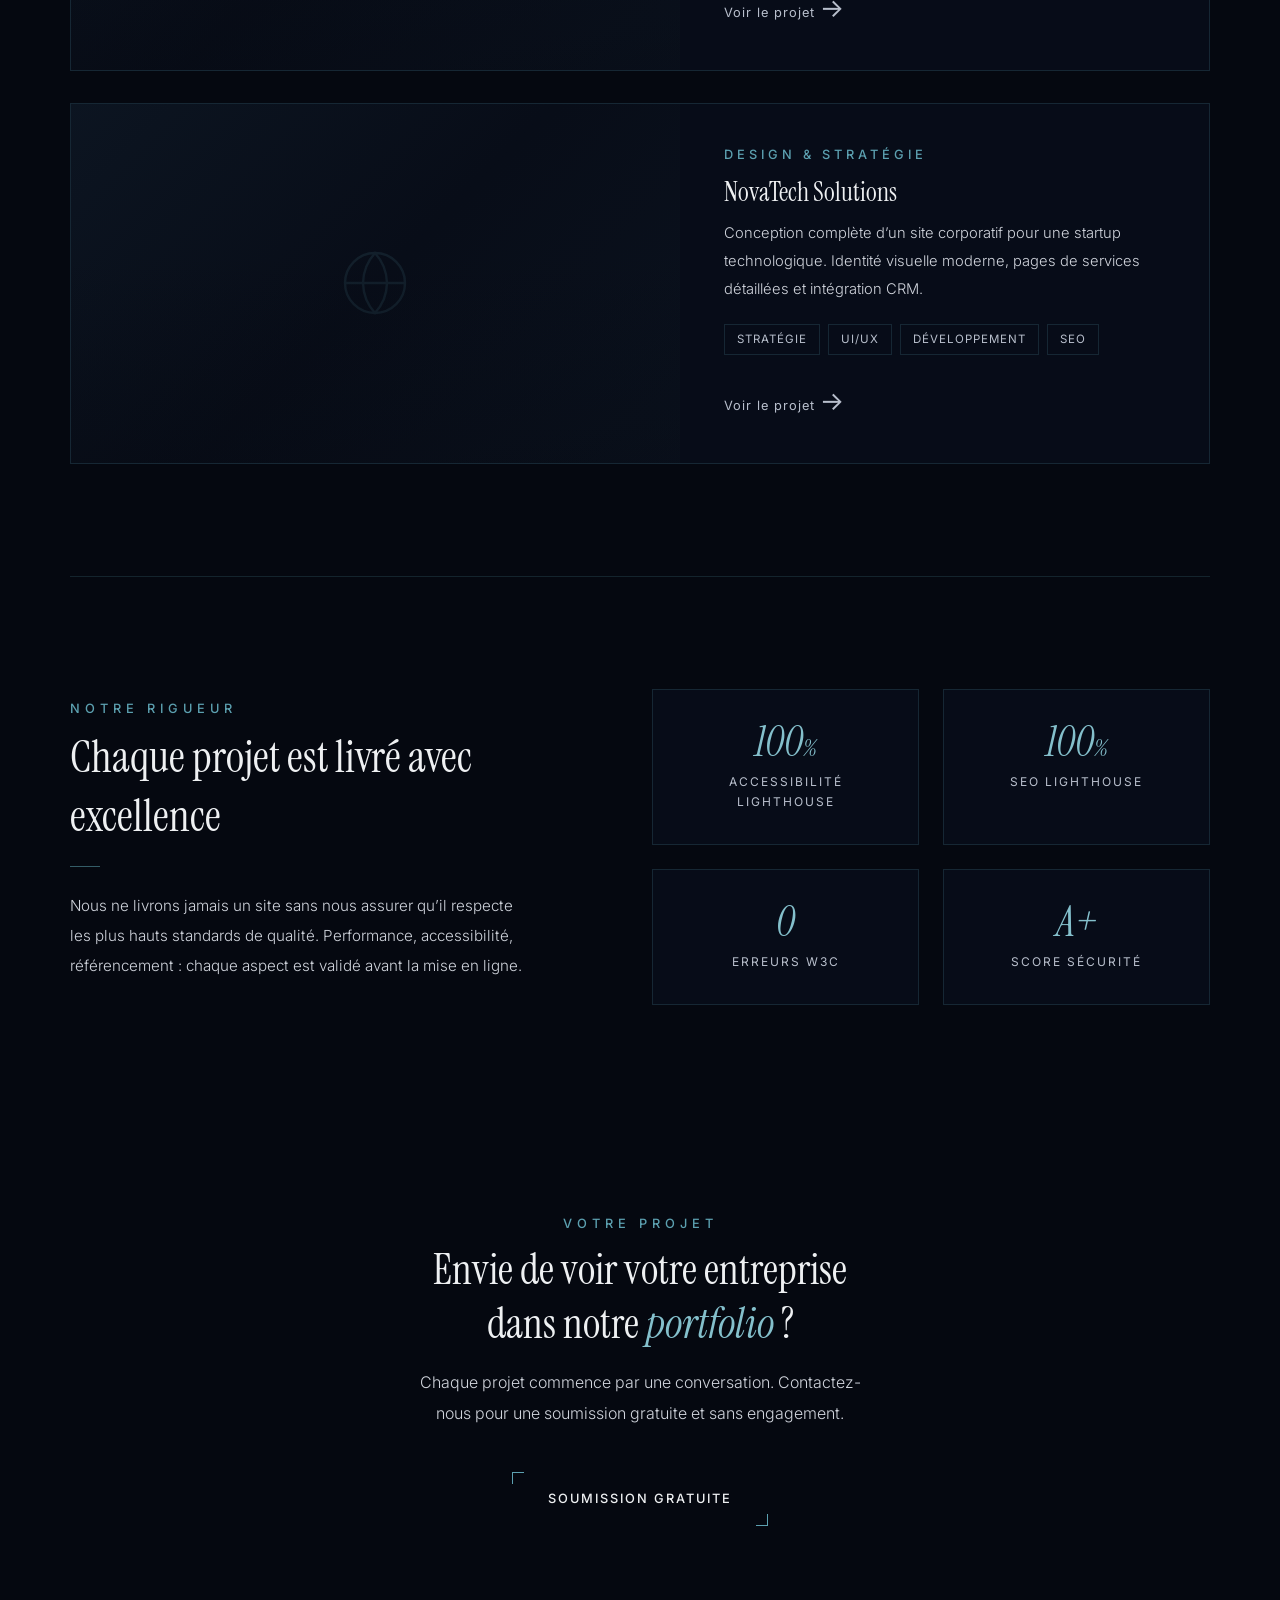
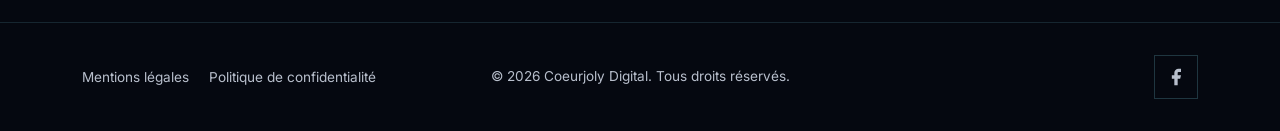
<file: portfolio.html>
<!DOCTYPE html>
<html lang="fr-CA">
<head>
  <meta charset="UTF-8">
  <meta name="viewport" content="width=device-width, initial-scale=1.0">
  <title>Portfolio &ndash; Coeurjoly Digital | Nos r&eacute;alisations web au Qu&eacute;bec</title>
  <meta name="description" content="D&eacute;couvrez nos r&eacute;alisations en cr&eacute;ation et refonte de sites web. Chaque projet refl&egrave;te notre souci du d&eacute;tail, de la performance et du design sur mesure.">
  <link rel="canonical" href="https://coeurjolydigital.ca/portfolio.html">
  <meta property="og:title" content="Portfolio &ndash; Coeurjoly Digital | Nos r&eacute;alisations web au Qu&eacute;bec">
  <meta property="og:description" content="D&eacute;couvrez nos r&eacute;alisations en cr&eacute;ation et refonte de sites web. Chaque projet refl&egrave;te notre souci du d&eacute;tail, de la performance et du design sur mesure.">
  <meta property="og:image" content="https://coeurjolydigital.ca/assets/images/og-image.png">
  <meta property="og:url" content="https://coeurjolydigital.ca/portfolio.html">
  <meta property="og:type" content="website">
  <meta property="og:locale" content="fr_CA">
  <meta property="og:site_name" content="Coeurjoly Digital">
  <link rel="apple-touch-icon" sizes="180x180" href="assets/images/apple-touch-icon.png">
  <link rel="icon" type="image/webp" href="assets/images/favicon.webp">
  <link rel="icon" type="image/png" href="assets/images/favicon.png" sizes="32x32">
  <meta name="theme-color" content="#5ca0b0">
  <link rel="preconnect" href="https://fonts.googleapis.com">
  <link rel="preconnect" href="https://fonts.gstatic.com" crossorigin>
  <link href="https://fonts.googleapis.com/css2?family=Instrument+Serif:ital@0;1&amp;family=Inter:wght@200;300;400;500;600&amp;display=swap" rel="stylesheet">
  <link href="https://cdn.jsdelivr.net/npm/bootstrap@5.3.3/dist/css/bootstrap.min.css" rel="stylesheet">
  <link rel="stylesheet" href="assets/css/styles.css">
  <link rel="stylesheet" href="assets/css/responsive.css">
  <link rel="preload" as="image" href="assets/images/arriere-plan-ordi.webp" fetchpriority="high">
  <script type="application/ld+json">
  {
    "@context": "https://schema.org",
    "@type": "BreadcrumbList",
    "itemListElement": [
      {"@type": "ListItem", "position": 1, "name": "Accueil", "item": "https://coeurjolydigital.ca/"},
      {"@type": "ListItem", "position": 2, "name": "Portfolio", "item": "https://coeurjolydigital.ca/portfolio.html"}
    ]
  }
  </script>
</head>
<body>
  <a href="#main-content" class="skip-link visually-hidden-focusable">Aller au contenu principal</a>

  <header class="topbar">
    <a class="topbar__logo" href="index.html" aria-label="Coeurjoly Digital &ndash; Accueil">
      <img src="assets/images/logo-couleur.webp" alt="Logo Coeurjoly Digital" width="400" height="134" fetchpriority="high">
    </a>
    <nav class="topbar__nav" aria-label="Navigation principale">
      <a class="topbar__link" href="index.html">Accueil</a>
      <a class="topbar__link topbar__link--on" href="portfolio.html" aria-current="page">Portfolio</a>
      <a class="topbar__link" href="services.html">Services</a>
      <a class="topbar__link" href="a-propos.html">&Agrave;&nbsp;propos</a>
      <a class="topbar__link" href="contact.html">Contact</a>
    </nav>
    <a class="topbar__cta d-none d-lg-inline-block" href="soumission.html">Soumission</a>
    <button class="topbar__toggle d-lg-none" type="button" aria-label="Ouvrir le menu"><span></span><span></span><span></span></button>
  </header>

  <main id="main-content">

    <section class="pagehero" aria-labelledby="ph">
      <div class="pagehero__bg" aria-hidden="true"></div>
      <div class="pagehero__fade" aria-hidden="true"></div>
      <div class="pagehero__inner">
        <p class="hero__tag">Nos r&eacute;alisations</p>
        <h1 id="ph" class="pagehero__h1">Des projets qui parlent <i>d&rsquo;eux-m&ecirc;mes</i></h1>
        <p class="pagehero__desc">Chaque site que nous cr&eacute;ons raconte une histoire unique. D&eacute;couvrez comment nous transformons les visions de nos clients en exp&eacute;riences num&eacute;riques performantes et m&eacute;morables.</p>
      </div>
      <span class="hero__side" aria-hidden="true">Coeurjoly Digital &mdash; 2026</span>
    </section>

    <div class="marquee" aria-hidden="true">
      <div class="marquee__track">
        <span class="marquee__item"><span class="marquee__dot"></span>Design sur mesure</span>
        <span class="marquee__item"><span class="marquee__dot"></span>Performance</span>
        <span class="marquee__item"><span class="marquee__dot"></span>Accessibilit&eacute;</span>
        <span class="marquee__item"><span class="marquee__dot"></span>SEO optimis&eacute;</span>
        <span class="marquee__item"><span class="marquee__dot"></span>Approche humaine</span>
        <span class="marquee__item"><span class="marquee__dot"></span>R&eacute;sultats concrets</span>
        <span class="marquee__item"><span class="marquee__dot"></span>Design sur mesure</span>
        <span class="marquee__item"><span class="marquee__dot"></span>Performance</span>
        <span class="marquee__item"><span class="marquee__dot"></span>Accessibilit&eacute;</span>
        <span class="marquee__item"><span class="marquee__dot"></span>SEO optimis&eacute;</span>
        <span class="marquee__item"><span class="marquee__dot"></span>Approche humaine</span>
        <span class="marquee__item"><span class="marquee__dot"></span>R&eacute;sultats concrets</span>
      </div>
    </div>

    <section class="section--bg" aria-labelledby="pfh">
      <div class="container pf">
        <div class="pf__header">
          <p class="sec-tag rv">Portfolio</p>
          <h2 class="sec-h2 rv" id="pfh">Nos projets r&eacute;cents</h2>
          <hr class="sec-line rv" aria-hidden="true">
        </div>

        <div class="pf__grid">

          <article class="pf-card pf-card--feat rv">
            <a href="#" class="pf-card__link" aria-label="Voir le projet La Truffe Gourmande">
              <div class="pf-card__img">
                <div class="pf-card__placeholder" aria-hidden="true">
                  <svg viewBox="0 0 24 24" fill="none" stroke="currentColor" stroke-width="0.8"><rect x="2" y="3" width="20" height="14" rx="2"/><line x1="8" y1="21" x2="16" y2="21"/><line x1="12" y1="17" x2="12" y2="21"/></svg>
                </div>
                <div class="pf-card__overlay" aria-hidden="true"></div>
              </div>
              <div class="pf-card__body">
                <span class="pf-card__cat">Refonte compl&egrave;te</span>
                <h3 class="pf-card__h">La Truffe Gourmande</h3>
                <p class="pf-card__p">Refonte int&eacute;grale du site web pour cette boutique gourmande qu&eacute;b&eacute;coise. Nouveau design &eacute;l&eacute;gant, performance optimis&eacute;e et exp&eacute;rience utilisateur repens&eacute;e pour refl&eacute;ter la qualit&eacute; de leurs produits artisanaux.</p>
                <ul class="pf-card__tags" role="list">
                  <li>Design</li>
                  <li>D&eacute;veloppement</li>
                  <li>SEO</li>
                  <li>WordPress</li>
                </ul>
                <span class="pf-card__arrow">Voir le projet <span aria-hidden="true">&rarr;</span></span>
              </div>
            </a>
          </article>


          <article class="pf-card pf-card--feat rv">
            <a href="#" class="pf-card__link" aria-label="Voir le projet NovaTech Solutions">
              <div class="pf-card__img">
                <div class="pf-card__placeholder" aria-hidden="true">
                  <svg viewBox="0 0 24 24" fill="none" stroke="currentColor" stroke-width="0.8"><circle cx="12" cy="12" r="10"/><line x1="2" y1="12" x2="22" y2="12"/><path d="M12 2a15.3 15.3 0 0 1 4 10 15.3 15.3 0 0 1-4 10 15.3 15.3 0 0 1-4-10 15.3 15.3 0 0 1 4-10z"/></svg>
                </div>
                <div class="pf-card__overlay" aria-hidden="true"></div>
              </div>
              <div class="pf-card__body">
                <span class="pf-card__cat">Design &amp; strat&eacute;gie</span>
                <h3 class="pf-card__h">NovaTech Solutions</h3>
                <p class="pf-card__p">Conception compl&egrave;te d&rsquo;un site corporatif pour une startup technologique. Identit&eacute; visuelle moderne, pages de services d&eacute;taill&eacute;es et int&eacute;gration CRM.</p>
                <ul class="pf-card__tags" role="list">
                  <li>Strat&eacute;gie</li>
                  <li>UI/UX</li>
                  <li>D&eacute;veloppement</li>
                  <li>SEO</li>
                </ul>
                <span class="pf-card__arrow">Voir le projet <span aria-hidden="true">&rarr;</span></span>
              </div>
            </a>
          </article>

        </div>
      </div>
    </section>

    <section class="section--bg" aria-labelledby="qlh">
      <div class="container pf-quality">
        <div class="row align-items-center">
          <div class="col-lg-5 mb-4 mb-lg-0">
            <div class="pf-quality__text rv">
              <p class="sec-tag">Notre rigueur</p>
              <h2 class="sec-h2" id="qlh">Chaque projet est livr&eacute; avec excellence</h2>
              <hr class="sec-line" aria-hidden="true">
              <p class="pf-quality__p mt-4">Nous ne livrons jamais un site sans nous assurer qu&rsquo;il respecte les plus hauts standards de qualit&eacute;. Performance, accessibilit&eacute;, r&eacute;f&eacute;rencement&nbsp;: chaque aspect est valid&eacute; avant la mise en ligne.</p>
            </div>
          </div>
          <div class="col-lg-6 offset-lg-1">
            <div class="pf-quality__grid">
              <div class="pf-quality__item rv">
                <span class="pf-quality__score">100<small>%</small></span>
                <p class="pf-quality__label">Accessibilit&eacute; Lighthouse</p>
              </div>
              <div class="pf-quality__item rv">
                <span class="pf-quality__score">100<small>%</small></span>
                <p class="pf-quality__label">SEO Lighthouse</p>
              </div>
              <div class="pf-quality__item rv">
                <span class="pf-quality__score">0</span>
                <p class="pf-quality__label">Erreurs W3C</p>
              </div>
              <div class="pf-quality__item rv">
                <span class="pf-quality__score">A+</span>
                <p class="pf-quality__label">Score s&eacute;curit&eacute;</p>
              </div>
            </div>
          </div>
        </div>
      </div>
    </section>

    <section class="section--bg" aria-labelledby="ctph">
      <div class="container cta-block">
        <p class="sec-tag rv">Votre projet</p>
        <h2 class="cta-block__h rv" id="ctph">Envie de voir votre entreprise<br>dans notre <i>portfolio</i>&nbsp;?</h2>
        <p class="cta-block__p rv">Chaque projet commence par une conversation. Contactez-nous pour une soumission gratuite et sans engagement.</p>
        <a class="btn-corners rv" href="soumission.html">Soumission gratuite</a>
      </div>
    </section>

  </main>

  <footer class="ft">
    <div class="container">
      <div class="row align-items-center">
        <div class="col-md-4 mb-2 mb-md-0">
          <a class="me-3" href="mentions-legales.html">Mentions l&eacute;gales</a>
          <a href="politique-confidentialite.html">Politique de confidentialit&eacute;</a>
        </div>
        <div class="col-md-4 text-md-center mb-2 mb-md-0">
          <p class="ft__copy mb-0">&copy; 2026 Coeurjoly Digital. Tous droits r&eacute;serv&eacute;s.</p>
        </div>
        <div class="col-md-4 text-md-end">
          <div class="d-flex gap-2 justify-content-md-end" role="group" aria-label="R&eacute;seaux sociaux">
            <a class="ft__soc" href="https://www.facebook.com/profile.php?id=61586746877675" target="_blank" rel="noopener noreferrer" aria-label="Facebook"><svg viewBox="0 0 24 24"><path d="M18 2h-3a5 5 0 0 0-5 5v3H7v4h3v8h4v-8h3l1-4h-4V7a1 1 0 0 1 1-1h3z"/></svg></a>
          </div>
        </div>
      </div>
    </div>
  </footer>

  <script src="https://cdn.jsdelivr.net/npm/bootstrap@5.3.3/dist/js/bootstrap.bundle.min.js"></script>
  <script src="assets/js/index.js"></script>
</body>
</html>
</file>
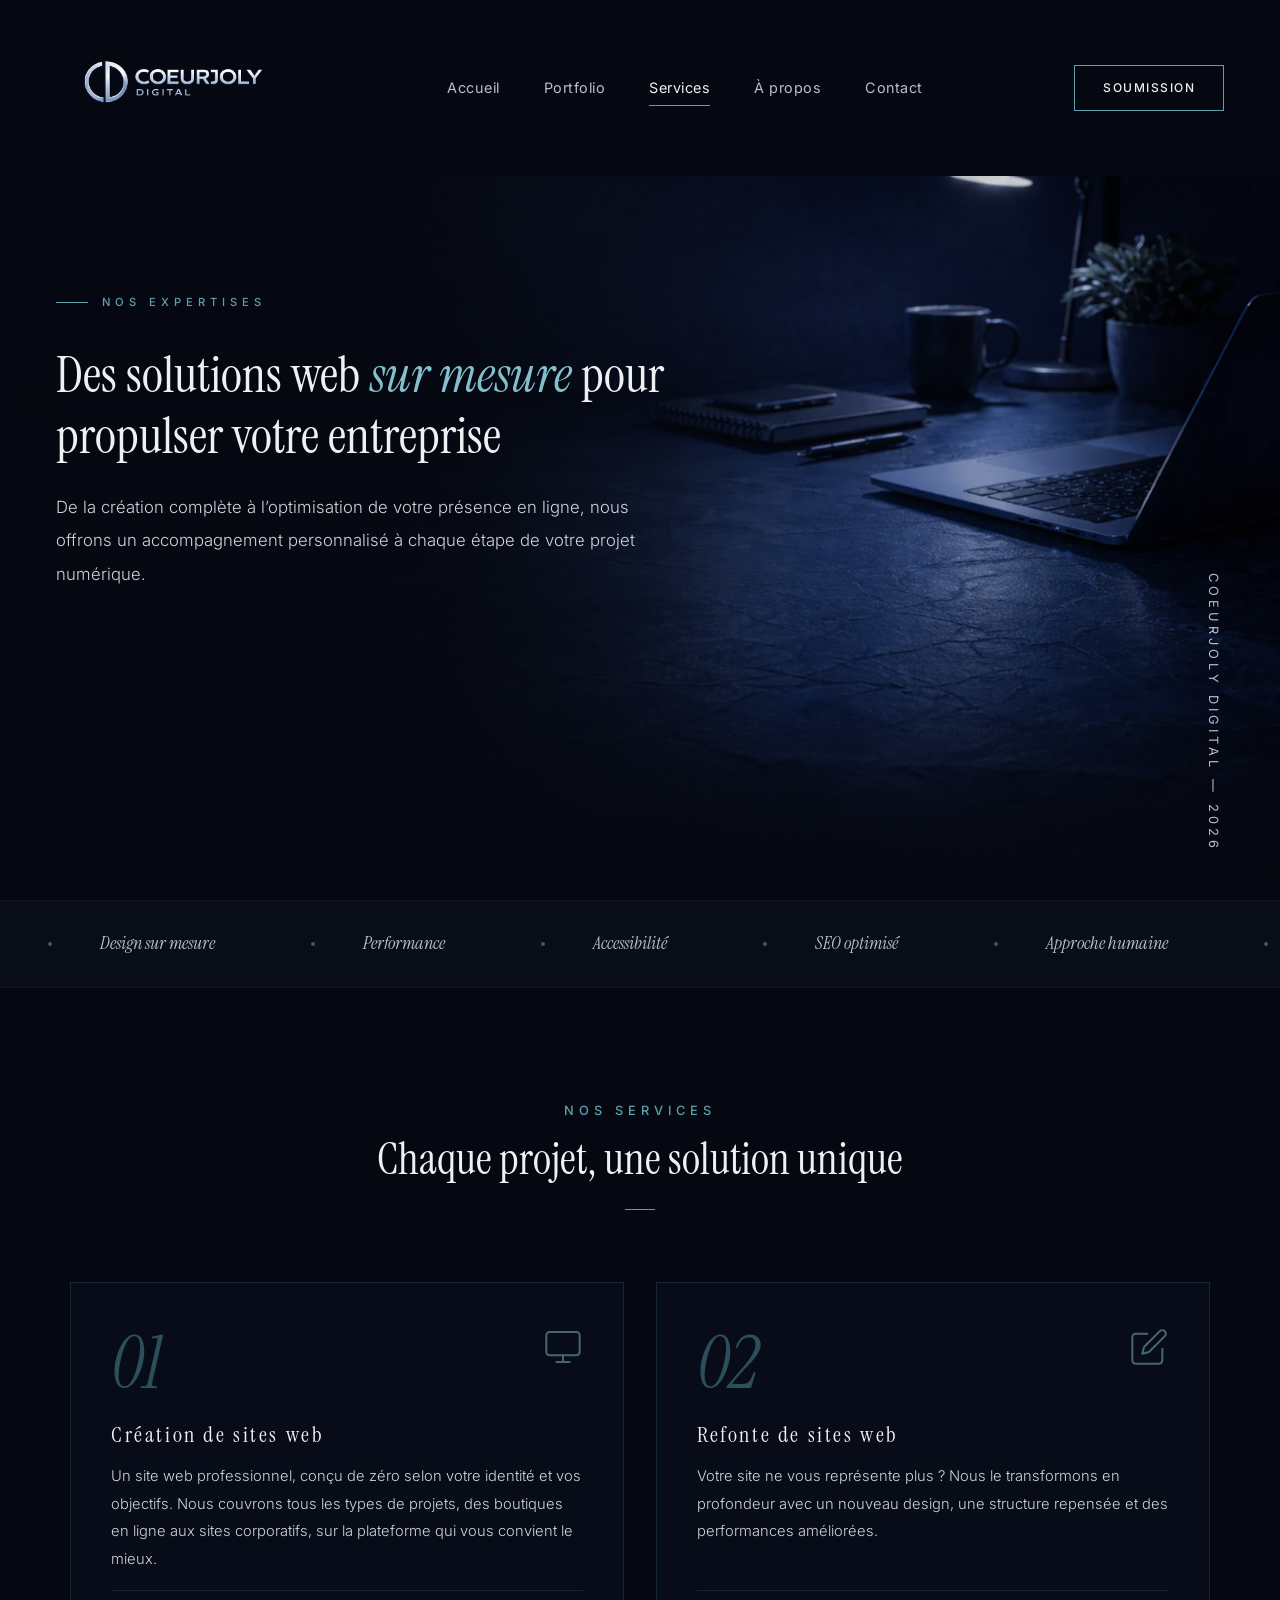
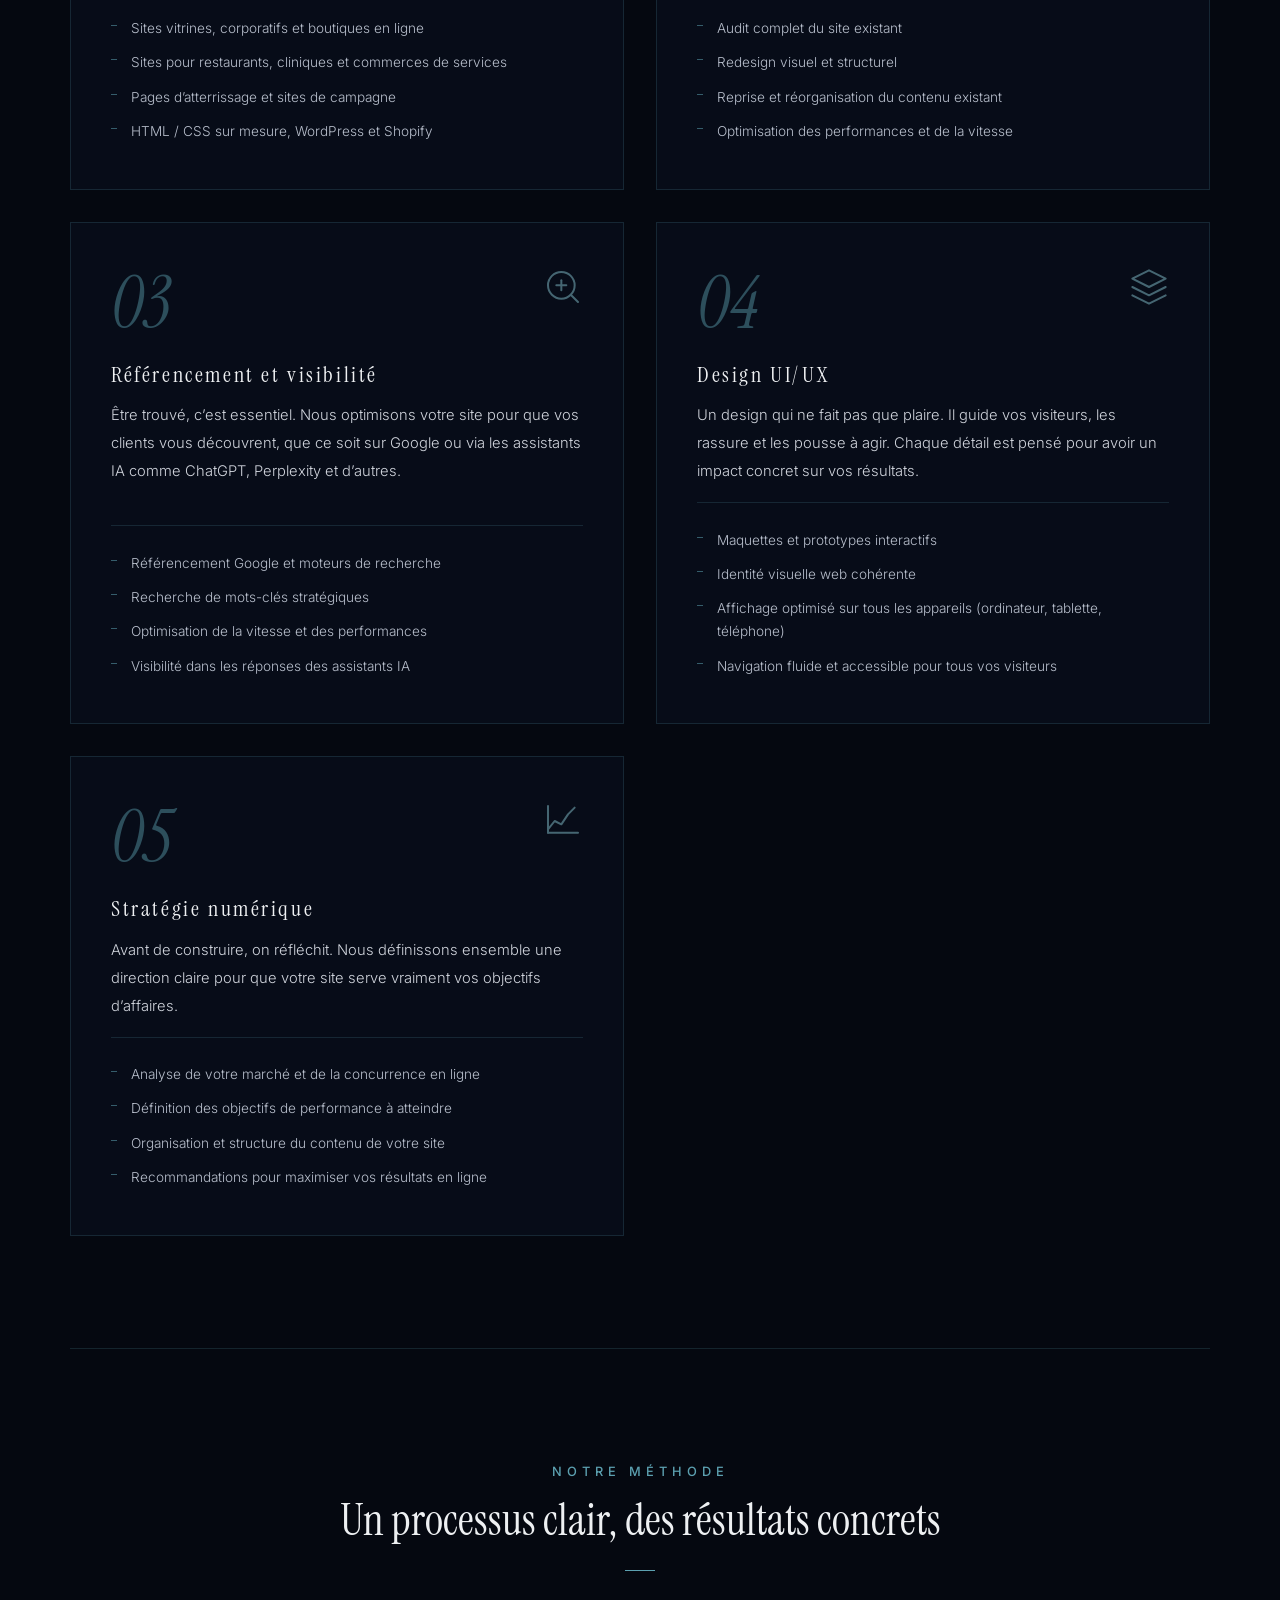
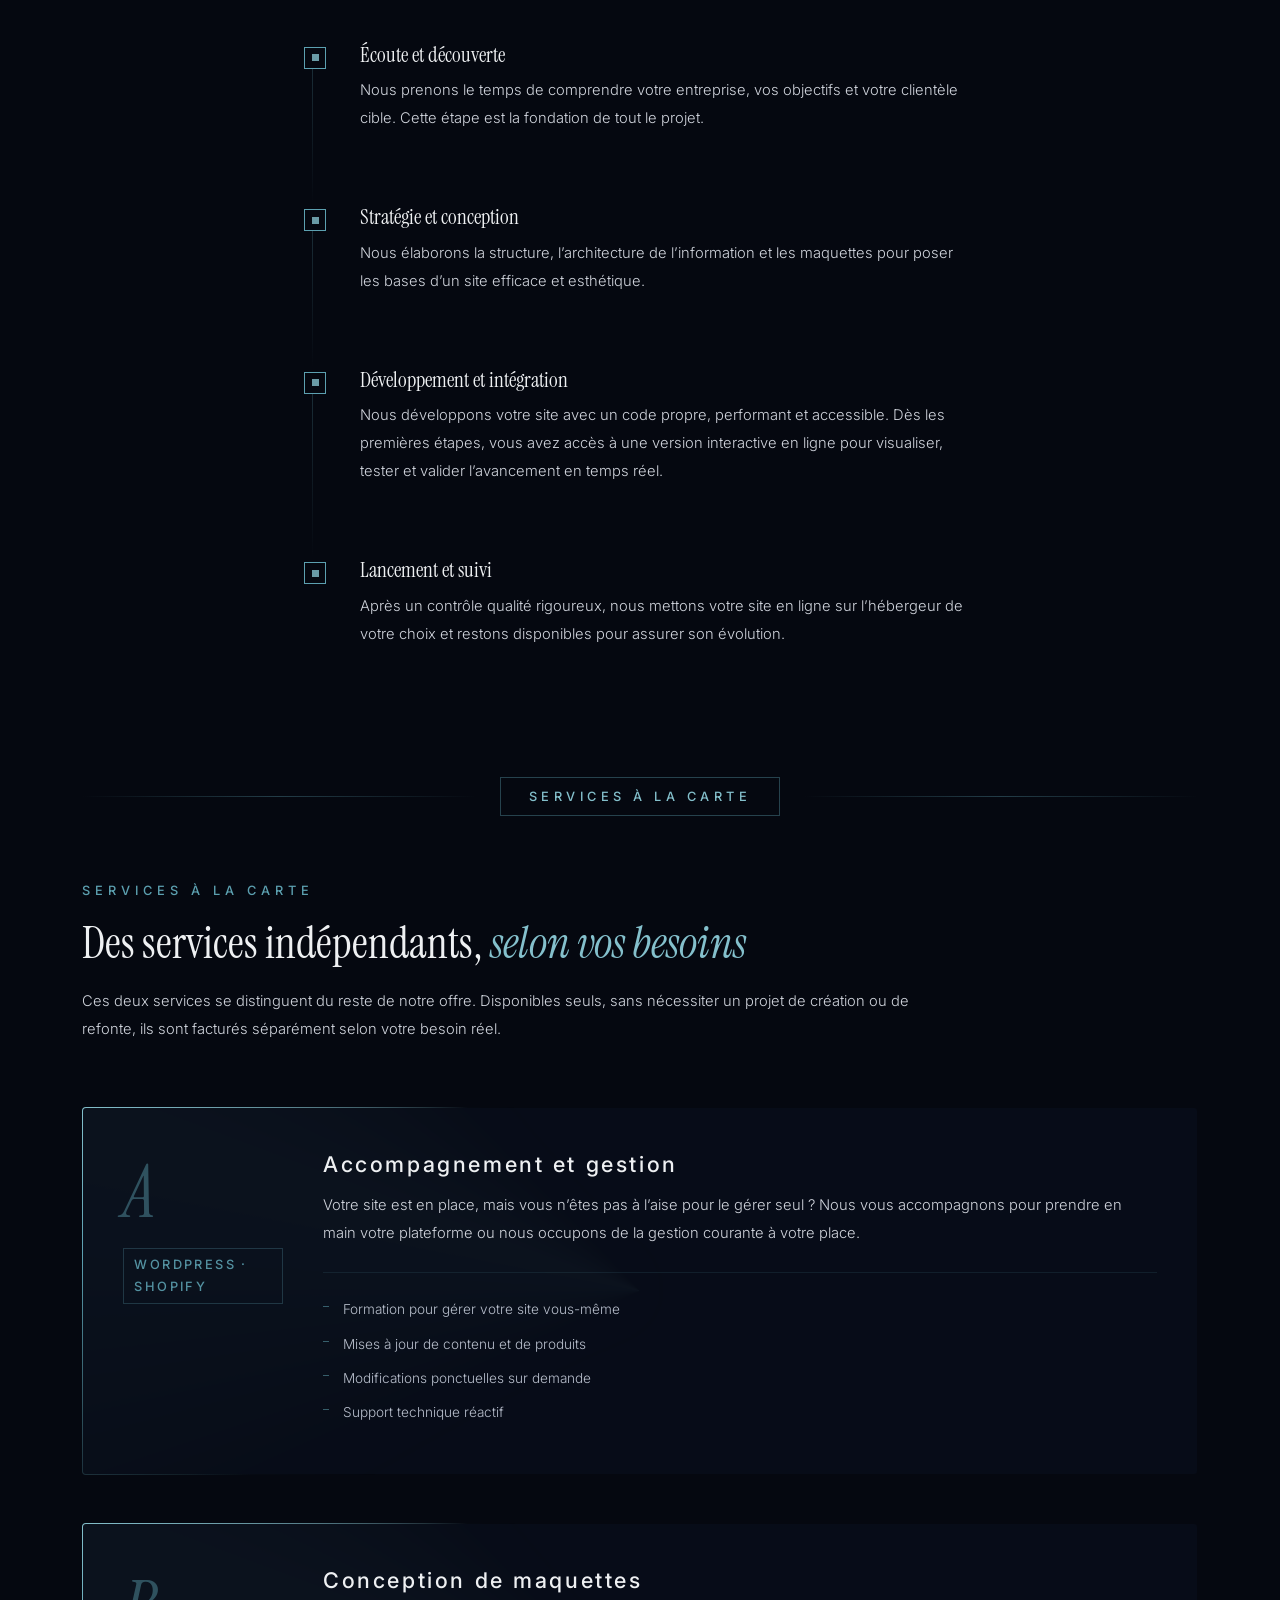
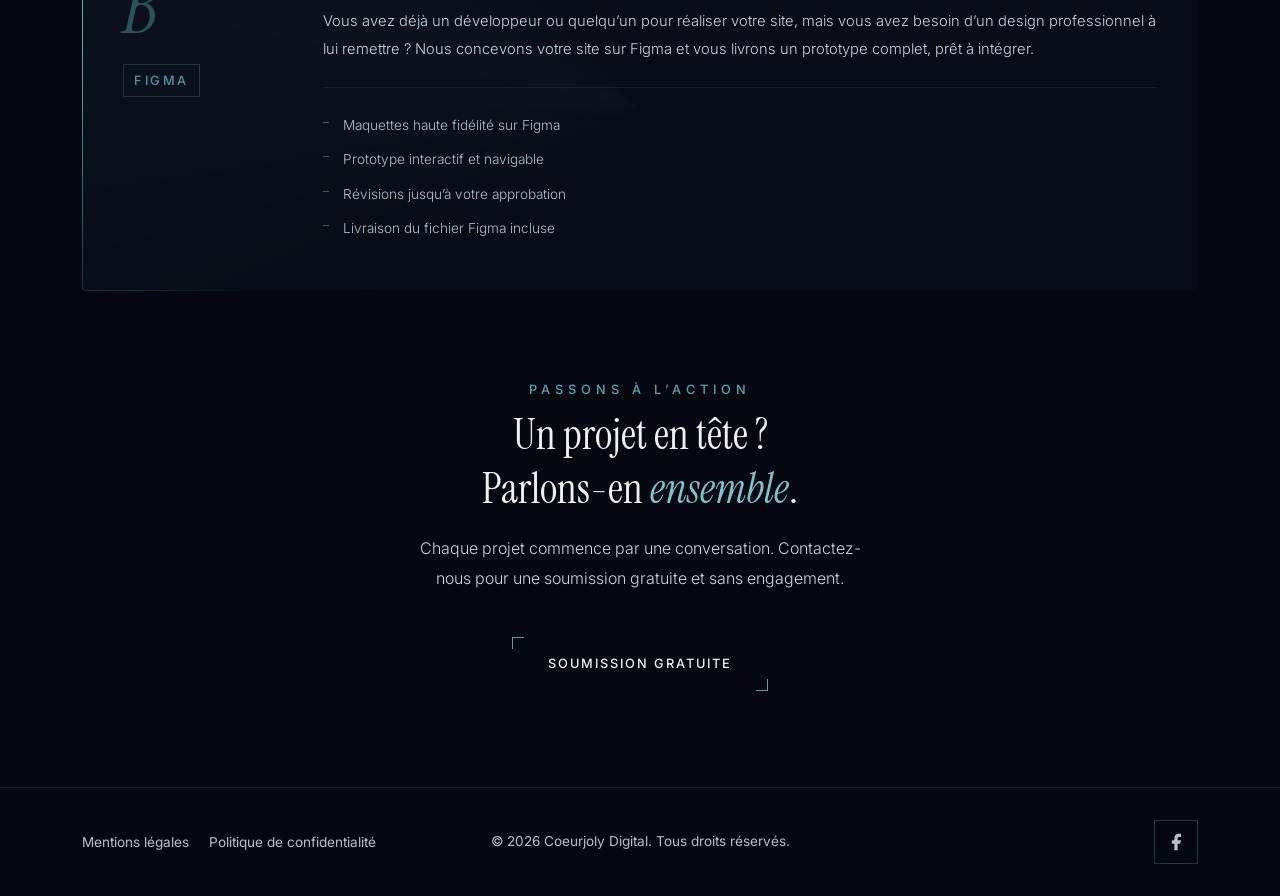
<file: services.html>
<!DOCTYPE html>
<html lang="fr-CA">
<head>
  <meta charset="UTF-8">
  <meta name="viewport" content="width=device-width, initial-scale=1.0">
  <title>Services &ndash; Coeurjoly Digital | Cr&eacute;ation, refonte et r&eacute;f&eacute;rencement de sites web</title>
  <meta name="description" content="Cr&eacute;ation de sites web, refonte, r&eacute;f&eacute;rencement, design, maquettes Figma et strat&eacute;gie num&eacute;rique. Solutions sur mesure pour PME, restaurants et cliniques au Qu&eacute;bec.">
  <link rel="canonical" href="https://coeurjolydigital.ca/services.html">
  <meta property="og:title" content="Services &ndash; Coeurjoly Digital | Cr&eacute;ation, refonte et r&eacute;f&eacute;rencement de sites web">
  <meta property="og:description" content="Cr&eacute;ation de sites web, refonte, r&eacute;f&eacute;rencement, design, maquettes Figma et strat&eacute;gie num&eacute;rique. Solutions sur mesure pour PME, restaurants et cliniques au Qu&eacute;bec.">
  <meta property="og:image" content="https://coeurjolydigital.ca/assets/images/og-image.png">
  <meta property="og:url" content="https://coeurjolydigital.ca/services.html">
  <meta property="og:type" content="website">
  <meta property="og:locale" content="fr_CA">
  <meta property="og:site_name" content="Coeurjoly Digital">
  <link rel="apple-touch-icon" sizes="180x180" href="assets/images/apple-touch-icon.png">
  <link rel="icon" type="image/webp" href="assets/images/favicon.webp">
  <link rel="icon" type="image/png" href="assets/images/favicon.png" sizes="32x32">
  <meta name="theme-color" content="#5ca0b0">
  <link rel="preconnect" href="https://fonts.googleapis.com">
  <link rel="preconnect" href="https://fonts.gstatic.com" crossorigin>
  <link href="https://fonts.googleapis.com/css2?family=Instrument+Serif:ital@0;1&amp;family=Inter:wght@200;300;400;500;600&amp;display=swap" rel="stylesheet">
  <link href="https://cdn.jsdelivr.net/npm/bootstrap@5.3.3/dist/css/bootstrap.min.css" rel="stylesheet">
  <link rel="stylesheet" href="assets/css/styles.css">
  <link rel="stylesheet" href="assets/css/responsive.css">
  <link rel="preload" as="image" href="assets/images/arriere-plan-ordi.webp" fetchpriority="high">
  <script type="application/ld+json">
  {
    "@context": "https://schema.org",
    "@type": "BreadcrumbList",
    "itemListElement": [
      {"@type": "ListItem", "position": 1, "name": "Accueil", "item": "https://coeurjolydigital.ca/"},
      {"@type": "ListItem", "position": 2, "name": "Services", "item": "https://coeurjolydigital.ca/services.html"}
    ]
  }
  </script>
  <script type="application/ld+json">
  {
    "@context": "https://schema.org",
    "@type": "ItemList",
    "name": "Services de Coeurjoly Digital",
    "description": "Nos services de cr\u00e9ation web, refonte, r\u00e9f\u00e9rencement, design, maquettes et strat\u00e9gie num\u00e9rique au Qu\u00e9bec.",
    "itemListElement": [
      {"@type": "ListItem", "position": 1, "name": "Cr\u00e9ation de sites web"},
      {"@type": "ListItem", "position": 2, "name": "Refonte de sites web"},
      {"@type": "ListItem", "position": 3, "name": "R\u00e9f\u00e9rencement et visibilit\u00e9"},
      {"@type": "ListItem", "position": 4, "name": "Design UI/UX"},
      {"@type": "ListItem", "position": 5, "name": "Strat\u00e9gie num\u00e9rique"},
      {"@type": "ListItem", "position": 6, "name": "Conception de maquettes"},
      {"@type": "ListItem", "position": 7, "name": "Accompagnement et gestion WordPress et Shopify"}
    ]
  }
  </script>
</head>
<body>
  <a href="#main-content" class="skip-link visually-hidden-focusable">Aller au contenu principal</a>

  <header class="topbar">
    <a class="topbar__logo" href="index.html" aria-label="Coeurjoly Digital &ndash; Accueil">
      <img src="assets/images/logo-couleur.webp" alt="Logo Coeurjoly Digital" width="400" height="134" fetchpriority="high">
    </a>
    <nav class="topbar__nav" aria-label="Navigation principale">
      <a class="topbar__link" href="index.html">Accueil</a>
      <a class="topbar__link" href="portfolio.html">Portfolio</a>
      <a class="topbar__link topbar__link--on" href="services.html" aria-current="page">Services</a>
      <a class="topbar__link" href="a-propos.html">&Agrave;&nbsp;propos</a>
      <a class="topbar__link" href="contact.html">Contact</a>
    </nav>
    <a class="topbar__cta d-none d-lg-inline-block" href="soumission.html">Soumission</a>
    <button class="topbar__toggle d-lg-none" type="button" aria-label="Ouvrir le menu"><span></span><span></span><span></span></button>
  </header>

  <main id="main-content">

    <section class="pagehero" aria-labelledby="ph">
      <div class="pagehero__bg" aria-hidden="true"></div>
      <div class="pagehero__fade" aria-hidden="true"></div>
      <div class="pagehero__inner">
        <p class="hero__tag">Nos expertises</p>
        <h1 id="ph" class="pagehero__h1">Des solutions web <i>sur mesure</i> pour propulser votre entreprise</h1>
        <p class="pagehero__desc">De la cr&eacute;ation compl&egrave;te &agrave; l&rsquo;optimisation de votre pr&eacute;sence en ligne, nous offrons un accompagnement personnalis&eacute; &agrave; chaque &eacute;tape de votre projet num&eacute;rique.</p>
      </div>
      <span class="hero__side" aria-hidden="true">Coeurjoly Digital &mdash; 2026</span>
    </section>

    <div class="marquee" aria-hidden="true">
      <div class="marquee__track">
        <span class="marquee__item"><span class="marquee__dot"></span>Design sur mesure</span>
        <span class="marquee__item"><span class="marquee__dot"></span>Performance</span>
        <span class="marquee__item"><span class="marquee__dot"></span>Accessibilit&eacute;</span>
        <span class="marquee__item"><span class="marquee__dot"></span>SEO optimis&eacute;</span>
        <span class="marquee__item"><span class="marquee__dot"></span>Approche humaine</span>
        <span class="marquee__item"><span class="marquee__dot"></span>R&eacute;sultats concrets</span>
        <span class="marquee__item"><span class="marquee__dot"></span>Design sur mesure</span>
        <span class="marquee__item"><span class="marquee__dot"></span>Performance</span>
        <span class="marquee__item"><span class="marquee__dot"></span>Accessibilit&eacute;</span>
        <span class="marquee__item"><span class="marquee__dot"></span>SEO optimis&eacute;</span>
        <span class="marquee__item"><span class="marquee__dot"></span>Approche humaine</span>
        <span class="marquee__item"><span class="marquee__dot"></span>R&eacute;sultats concrets</span>
      </div>
    </div>

    <!-- ===== Grille principale des 5 services ===== -->
    <section class="section--bg" aria-labelledby="svh">
      <div class="container svc">
        <div class="svc__header">
          <p class="sec-tag rv">Nos services</p>
          <h2 class="sec-h2 rv" id="svh">Chaque projet, une solution unique</h2>
          <hr class="sec-line rv" aria-hidden="true">
        </div>

        <div class="svc__grid">

          <article class="svc-card rv" id="creation">
            <div class="svc-card__accent" aria-hidden="true"></div>
            <div class="svc-card__content">
              <div class="svc-card__top">
                <span class="svc-card__num" aria-hidden="true">01</span>
                <div class="svc-card__icon" aria-hidden="true">
                  <svg viewBox="0 0 24 24" fill="none" stroke="currentColor" stroke-width="1.2" stroke-linecap="round" stroke-linejoin="round"><rect x="2" y="3" width="20" height="14" rx="2" ry="2"/><line x1="8" y1="21" x2="16" y2="21"/><line x1="12" y1="17" x2="12" y2="21"/></svg>
                </div>
              </div>
              <h3 class="svc-card__h">Cr&eacute;ation de sites web</h3>
              <p class="svc-card__p">Un site web professionnel, con&ccedil;u de z&eacute;ro selon votre identit&eacute; et vos objectifs. Nous couvrons tous les types de projets, des boutiques en ligne aux sites corporatifs, sur la plateforme qui vous convient le mieux.</p>
              <ul class="svc-card__list" role="list">
                <li>Sites vitrines, corporatifs et boutiques en ligne</li>
                <li>Sites pour restaurants, cliniques et commerces de services</li>
                <li>Pages d&rsquo;atterrissage et sites de campagne</li>
                <li>HTML&nbsp;/&nbsp;CSS sur mesure, WordPress et Shopify</li>
              </ul>
            </div>
          </article>

          <article class="svc-card rv" id="refonte">
            <div class="svc-card__accent" aria-hidden="true"></div>
            <div class="svc-card__content">
              <div class="svc-card__top">
                <span class="svc-card__num" aria-hidden="true">02</span>
                <div class="svc-card__icon" aria-hidden="true">
                  <svg viewBox="0 0 24 24" fill="none" stroke="currentColor" stroke-width="1.2" stroke-linecap="round" stroke-linejoin="round"><path d="M11 4H4a2 2 0 0 0-2 2v14a2 2 0 0 0 2 2h14a2 2 0 0 0 2-2v-7"/><path d="M18.5 2.5a2.121 2.121 0 0 1 3 3L12 15l-4 1 1-4 9.5-9.5z"/></svg>
                </div>
              </div>
              <h3 class="svc-card__h">Refonte de sites web</h3>
              <p class="svc-card__p">Votre site ne vous repr&eacute;sente plus&nbsp;? Nous le transformons en profondeur avec un nouveau design, une structure repens&eacute;e et des performances am&eacute;lior&eacute;es.</p>
              <ul class="svc-card__list" role="list">
                <li>Audit complet du site existant</li>
                <li>Redesign visuel et structurel</li>
                <li>Reprise et r&eacute;organisation du contenu existant</li>
                <li>Optimisation des performances et de la vitesse</li>
              </ul>
            </div>
          </article>

          <article class="svc-card rv" id="seo">
            <div class="svc-card__accent" aria-hidden="true"></div>
            <div class="svc-card__content">
              <div class="svc-card__top">
                <span class="svc-card__num" aria-hidden="true">03</span>
                <div class="svc-card__icon" aria-hidden="true">
                  <svg viewBox="0 0 24 24" fill="none" stroke="currentColor" stroke-width="1.2" stroke-linecap="round" stroke-linejoin="round"><circle cx="11" cy="11" r="8"/><line x1="21" y1="21" x2="16.65" y2="16.65"/><line x1="11" y1="8" x2="11" y2="14"/><line x1="8" y1="11" x2="14" y2="11"/></svg>
                </div>
              </div>
              <h3 class="svc-card__h">R&eacute;f&eacute;rencement et visibilit&eacute;</h3>
              <p class="svc-card__p">&Ecirc;tre trouv&eacute;, c&rsquo;est essentiel. Nous optimisons votre site pour que vos clients vous d&eacute;couvrent, que ce soit sur Google ou via les assistants IA comme ChatGPT, Perplexity et d&rsquo;autres.</p>
              <ul class="svc-card__list" role="list">
                <li>R&eacute;f&eacute;rencement Google et moteurs de recherche</li>
                <li>Recherche de mots-cl&eacute;s strat&eacute;giques</li>
                <li>Optimisation de la vitesse et des performances</li>
                <li>Visibilit&eacute; dans les r&eacute;ponses des assistants IA</li>
              </ul>
            </div>
          </article>

          <article class="svc-card rv" id="design">
            <div class="svc-card__accent" aria-hidden="true"></div>
            <div class="svc-card__content">
              <div class="svc-card__top">
                <span class="svc-card__num" aria-hidden="true">04</span>
                <div class="svc-card__icon" aria-hidden="true">
                  <svg viewBox="0 0 24 24" fill="none" stroke="currentColor" stroke-width="1.2" stroke-linecap="round" stroke-linejoin="round"><path d="M12 2L2 7l10 5 10-5-10-5z"/><path d="M2 17l10 5 10-5"/><path d="M2 12l10 5 10-5"/></svg>
                </div>
              </div>
              <h3 class="svc-card__h">Design UI/UX</h3>
              <p class="svc-card__p">Un design qui ne fait pas que plaire. Il guide vos visiteurs, les rassure et les pousse &agrave; agir. Chaque d&eacute;tail est pens&eacute; pour avoir un impact concret sur vos r&eacute;sultats.</p>
              <ul class="svc-card__list" role="list">
                <li>Maquettes et prototypes interactifs</li>
                <li>Identit&eacute; visuelle web coh&eacute;rente</li>
                <li>Affichage optimis&eacute; sur tous les appareils (ordinateur, tablette, t&eacute;l&eacute;phone)</li>
                <li>Navigation fluide et accessible pour tous vos visiteurs</li>
              </ul>
            </div>
          </article>

          <article class="svc-card rv" id="strategie">
            <div class="svc-card__accent" aria-hidden="true"></div>
            <div class="svc-card__content">
              <div class="svc-card__top">
                <span class="svc-card__num" aria-hidden="true">05</span>
                <div class="svc-card__icon" aria-hidden="true">
                  <svg viewBox="0 0 24 24" fill="none" stroke="currentColor" stroke-width="1.2" stroke-linecap="round" stroke-linejoin="round"><polyline points="3,17 7,12 11,14 15,8 19,4"/><line x1="3" y1="3" x2="3" y2="19"/><line x1="3" y1="19" x2="21" y2="19"/></svg>
                </div>
              </div>
              <h3 class="svc-card__h">Strat&eacute;gie num&eacute;rique</h3>
              <p class="svc-card__p">Avant de construire, on r&eacute;fl&eacute;chit. Nous d&eacute;finissons ensemble une direction claire pour que votre site serve vraiment vos objectifs d&rsquo;affaires.</p>
              <ul class="svc-card__list" role="list">
                <li>Analyse de votre march&eacute; et de la concurrence en ligne</li>
                <li>D&eacute;finition des objectifs de performance &agrave; atteindre</li>
                <li>Organisation et structure du contenu de votre site</li>
                <li>Recommandations pour maximiser vos r&eacute;sultats en ligne</li>
              </ul>
            </div>
          </article>

        </div>
      </div>
    </section>

    <!-- ===== Notre méthode ===== -->
    <section class="section--bg" aria-labelledby="prh">
      <div class="container process">
        <div class="process__header">
          <p class="sec-tag rv">Notre m&eacute;thode</p>
          <h2 class="sec-h2 rv" id="prh">Un processus clair, des r&eacute;sultats concrets</h2>
          <hr class="sec-line rv" aria-hidden="true">
        </div>

        <div class="process__track">

          <div class="process__step rv">
            <div class="process__line" aria-hidden="true"></div>
            <span class="process__dot" aria-hidden="true"></span>
            <div class="process__body">
              <h3 class="process__h">&Eacute;coute et d&eacute;couverte</h3>
              <p class="process__p">Nous prenons le temps de comprendre votre entreprise, vos objectifs et votre client&egrave;le cible. Cette &eacute;tape est la fondation de tout le projet.</p>
            </div>
          </div>

          <div class="process__step rv">
            <div class="process__line" aria-hidden="true"></div>
            <span class="process__dot" aria-hidden="true"></span>
            <div class="process__body">
              <h3 class="process__h">Strat&eacute;gie et conception</h3>
              <p class="process__p">Nous &eacute;laborons la structure, l&rsquo;architecture de l&rsquo;information et les maquettes pour poser les bases d&rsquo;un site efficace et esth&eacute;tique.</p>
            </div>
          </div>

          <div class="process__step rv">
            <div class="process__line" aria-hidden="true"></div>
            <span class="process__dot" aria-hidden="true"></span>
            <div class="process__body">
              <h3 class="process__h">D&eacute;veloppement et int&eacute;gration</h3>
              <p class="process__p">Nous d&eacute;veloppons votre site avec un code propre, performant et accessible. D&egrave;s les premi&egrave;res &eacute;tapes, vous avez acc&egrave;s &agrave; une version interactive en ligne pour visualiser, tester et valider l&rsquo;avancement en temps r&eacute;el.</p>
            </div>
          </div>

          <div class="process__step rv">
            <div class="process__line" aria-hidden="true"></div>
            <span class="process__dot" aria-hidden="true"></span>
            <div class="process__body">
              <h3 class="process__h">Lancement et suivi</h3>
              <p class="process__p">Apr&egrave;s un contr&ocirc;le qualit&eacute; rigoureux, nous mettons votre site en ligne sur l&rsquo;h&eacute;bergeur de votre choix et restons disponibles pour assurer son &eacute;volution.</p>
            </div>
          </div>

        </div>
      </div>
    </section>

    <!-- ===== Séparateur Services à la carte ===== -->
    <div class="container">
      <div class="sec-divider" aria-hidden="true">
        <div class="sec-divider__label">Services &agrave; la carte</div>
      </div>
    </div>

    <!-- ===== Services à la carte ===== -->
    <section class="section--bg ac" id="ac" aria-labelledby="ach">
      <div class="container">
        <div class="ac__header rv">
          <div class="ac-label" aria-hidden="true">Services &agrave; la carte</div>
          <h2 class="sec-h2" id="ach">Des services ind&eacute;pendants, <i>selon vos besoins</i></h2>
          <p class="ac__sub">Ces deux services se distinguent du reste de notre offre. Disponibles seuls, sans n&eacute;cessiter un projet de cr&eacute;ation ou de refonte, ils sont factur&eacute;s s&eacute;par&eacute;ment selon votre besoin r&eacute;el.</p>
        </div>


          <div class="ac-card rv">
            <div class="ac-card__glow" aria-hidden="true"></div>
            <div class="ac-card__content">
              <div class="ac-card__left">
                <span class="ac-card__num" aria-hidden="true">A</span>
                <span class="ac-card__badge">WordPress &middot; Shopify</span>
              </div>
              <div class="ac-card__right">
                <h3 class="ac-card__h">Accompagnement et gestion</h3>
                <p class="ac-card__p">Votre site est en place, mais vous n&rsquo;&ecirc;tes pas &agrave; l&rsquo;aise pour le g&eacute;rer seul&nbsp;? Nous vous accompagnons pour prendre en main votre plateforme ou nous occupons de la gestion courante &agrave; votre place.</p>
                <ul class="ac-card__list" role="list">
                  <li>Formation pour g&eacute;rer votre site vous-m&ecirc;me</li>
                  <li>Mises &agrave; jour de contenu et de produits</li>
                  <li>Modifications ponctuelles sur demande</li>
                  <li>Support technique r&eacute;actif</li>
                </ul>
              </div>
            </div>
          </div>


        <div class="ac__grid">

          <div class="ac-card rv">
            <div class="ac-card__glow" aria-hidden="true"></div>
            <div class="ac-card__content">
              <div class="ac-card__left">
                <span class="ac-card__num" aria-hidden="true">B</span>
                <span class="ac-card__badge">Figma</span>
              </div>
              <div class="ac-card__right">
                <h3 class="ac-card__h">Conception de maquettes</h3>
                <p class="ac-card__p">Vous avez d&eacute;j&agrave; un d&eacute;veloppeur ou quelqu&rsquo;un pour r&eacute;aliser votre site, mais vous avez besoin d&rsquo;un design professionnel &agrave; lui remettre&nbsp;? Nous concevons votre site sur Figma et vous livrons un prototype complet, pr&ecirc;t &agrave; int&eacute;grer.</p>
                <ul class="ac-card__list" role="list">
                  <li>Maquettes haute fid&eacute;lit&eacute; sur Figma</li>
                  <li>Prototype interactif et navigable</li>
                  <li>R&eacute;visions jusqu&rsquo;&agrave; votre approbation</li>
                  <li>Livraison du fichier Figma incluse</li>
                </ul>
              </div>
            </div>
          </div>


        </div>
      </div>
    </section>

    <!-- ===== CTA ===== -->
    <section class="section--bg" aria-labelledby="ctsh">
      <div class="container cta-block cta-block--tight">
        <p class="sec-tag rv">Passons &agrave; l&rsquo;action</p>
        <h2 class="cta-block__h rv" id="ctsh">Un projet en t&ecirc;te&nbsp;?<br>Parlons-en <i>ensemble</i>.</h2>
        <p class="cta-block__p rv">Chaque projet commence par une conversation. Contactez-nous pour une soumission gratuite et sans engagement.</p>
        <a class="btn-corners rv" href="soumission.html">Soumission gratuite</a>
      </div>
    </section>

  </main>

  <footer class="ft">
    <div class="container">
      <div class="row align-items-center">
        <div class="col-md-4 mb-2 mb-md-0">
          <a class="me-3" href="mentions-legales.html">Mentions l&eacute;gales</a>
          <a href="politique-confidentialite.html">Politique de confidentialit&eacute;</a>
        </div>
        <div class="col-md-4 text-md-center mb-2 mb-md-0">
          <p class="ft__copy mb-0">&copy; 2026 Coeurjoly Digital. Tous droits r&eacute;serv&eacute;s.</p>
        </div>
        <div class="col-md-4 text-md-end">
          <div class="d-flex gap-2 justify-content-md-end" role="group" aria-label="R&eacute;seaux sociaux">
            <a class="ft__soc" href="https://www.facebook.com/profile.php?id=61586746877675" target="_blank" rel="noopener noreferrer" aria-label="Facebook"><svg viewBox="0 0 24 24"><path d="M18 2h-3a5 5 0 0 0-5 5v3H7v4h3v8h4v-8h3l1-4h-4V7a1 1 0 0 1 1-1h3z"/></svg></a>
          </div>
        </div>
      </div>
    </div>
  </footer>

  <script src="https://cdn.jsdelivr.net/npm/bootstrap@5.3.3/dist/js/bootstrap.bundle.min.js"></script>
  <script src="assets/js/index.js"></script>
</body>
</html>
</file>
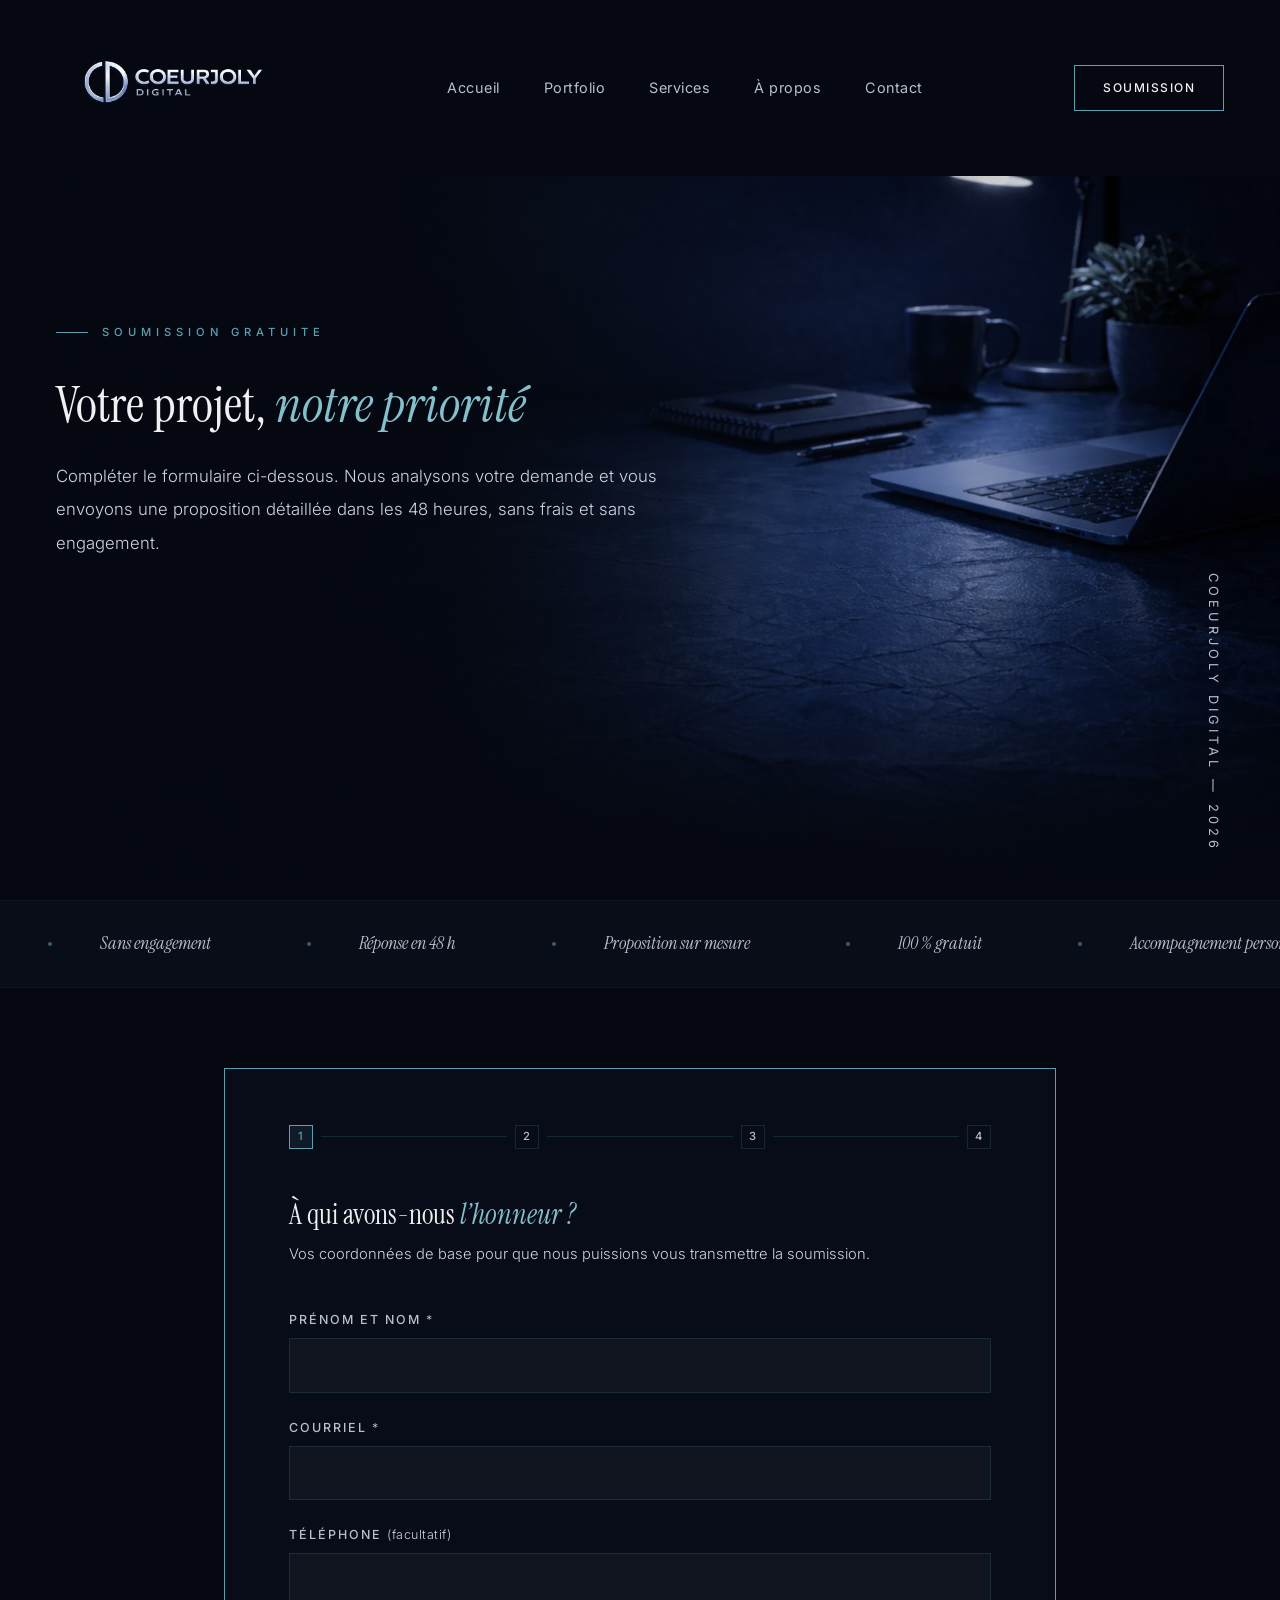
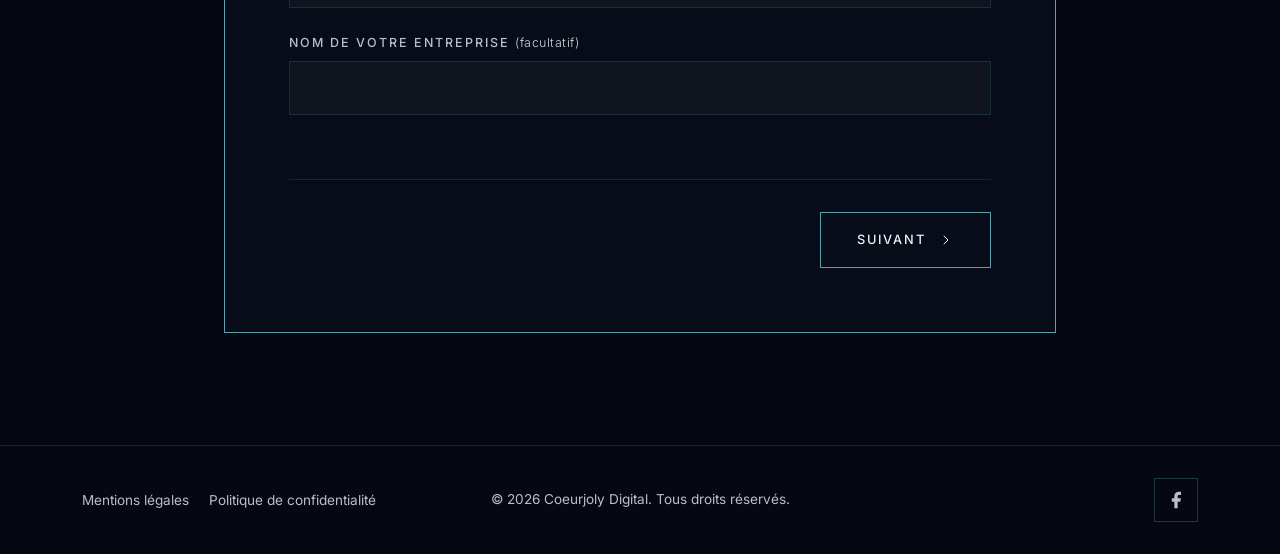
<file: soumission.html>
<!DOCTYPE html>
<html lang="fr-CA">
<head>
  <meta charset="UTF-8">
  <meta name="viewport" content="width=device-width, initial-scale=1.0">
  <title>Soumission gratuite &ndash; Coeurjoly Digital | Demande de devis web</title>
  <meta name="description" content="Demandez une soumission gratuite pour la cr&eacute;ation ou la refonte de votre site web. R&eacute;pondez &agrave; quelques questions et nous vous pr&eacute;parons une proposition sur mesure, sans engagement.">
  <link rel="canonical" href="https://coeurjolydigital.ca/soumission.html">
  <meta property="og:title" content="Soumission gratuite &ndash; Coeurjoly Digital | Demande de devis web">
  <meta property="og:description" content="Demandez une soumission gratuite pour la cr&eacute;ation ou la refonte de votre site web. R&eacute;pondez &agrave; quelques questions et nous vous pr&eacute;parons une proposition sur mesure, sans engagement.">
  <meta property="og:image" content="https://coeurjolydigital.ca/assets/images/og-image.png">
  <meta property="og:url" content="https://coeurjolydigital.ca/soumission.html">
  <meta property="og:type" content="website">
  <meta property="og:locale" content="fr_CA">
  <meta property="og:site_name" content="Coeurjoly Digital">
  <link rel="apple-touch-icon" sizes="180x180" href="assets/images/apple-touch-icon.png">
  <link rel="icon" type="image/webp" href="assets/images/favicon.webp">
  <link rel="icon" type="image/png" href="assets/images/favicon.png" sizes="32x32">
  <meta name="theme-color" content="#5ca0b0">
  <link rel="preconnect" href="https://fonts.googleapis.com">
  <link rel="preconnect" href="https://fonts.gstatic.com" crossorigin>
  <link href="https://fonts.googleapis.com/css2?family=Instrument+Serif:ital@0;1&amp;family=Inter:wght@200;300;400;500;600&amp;display=swap" rel="stylesheet">
  <link href="https://cdn.jsdelivr.net/npm/bootstrap@5.3.3/dist/css/bootstrap.min.css" rel="stylesheet">
  <link rel="stylesheet" href="assets/css/styles.css">
  <link rel="stylesheet" href="assets/css/responsive.css">
  <link rel="preload" as="image" href="assets/images/arriere-plan-ordi.webp" fetchpriority="high">
  <script type="application/ld+json">
  {
    "@context": "https://schema.org",
    "@type": "BreadcrumbList",
    "itemListElement": [
      {"@type": "ListItem", "position": 1, "name": "Accueil", "item": "https://coeurjolydigital.ca/"},
      {"@type": "ListItem", "position": 2, "name": "Soumission gratuite", "item": "https://coeurjolydigital.ca/soumission.html"}
    ]
  }
  </script>
</head>
<body>
  <a href="#main-content" class="skip-link visually-hidden-focusable">Aller au contenu principal</a>

  <header class="topbar">
    <a class="topbar__logo" href="index.html" aria-label="Coeurjoly Digital &ndash; Accueil">
      <img src="assets/images/logo-couleur.webp" alt="Logo Coeurjoly Digital" width="400" height="134" fetchpriority="high">
    </a>
    <nav class="topbar__nav" aria-label="Navigation principale">
      <a class="topbar__link" href="index.html">Accueil</a>
      <a class="topbar__link" href="portfolio.html">Portfolio</a>
      <a class="topbar__link" href="services.html">Services</a>
      <a class="topbar__link" href="a-propos.html">&Agrave;&nbsp;propos</a>
      <a class="topbar__link" href="contact.html">Contact</a>
    </nav>
    <a class="topbar__cta d-none d-lg-inline-block topbar__cta--active" href="soumission.html" aria-current="page">Soumission</a>
    <button class="topbar__toggle d-lg-none" type="button" aria-label="Ouvrir le menu"><span></span><span></span><span></span></button>
  </header>

  <main id="main-content">

    <section class="pagehero" aria-labelledby="ph">
      <div class="pagehero__bg" aria-hidden="true"></div>
      <div class="pagehero__fade" aria-hidden="true"></div>
      <div class="pagehero__inner">
        <p class="hero__tag">Soumission gratuite</p>
        <h1 id="ph" class="pagehero__h1">Votre projet, <i>notre priorit&eacute;</i></h1>
        <p class="pagehero__desc">Compl&eacute;ter le formulaire ci-dessous. Nous analysons votre demande et vous envoyons une proposition d&eacute;taill&eacute;e dans les 48&nbsp;heures, sans frais et sans engagement.</p>
      </div>
      <span class="hero__side" aria-hidden="true">Coeurjoly Digital &mdash; 2026</span>
    </section>

    <div class="marquee" aria-hidden="true">
      <div class="marquee__track">
        <span class="marquee__item"><span class="marquee__dot"></span>Sans engagement</span>
        <span class="marquee__item"><span class="marquee__dot"></span>R&eacute;ponse en 48&nbsp;h</span>
        <span class="marquee__item"><span class="marquee__dot"></span>Proposition sur mesure</span>
        <span class="marquee__item"><span class="marquee__dot"></span>100&nbsp;% gratuit</span>
        <span class="marquee__item"><span class="marquee__dot"></span>Accompagnement personnalis&eacute;</span>
        <span class="marquee__item"><span class="marquee__dot"></span>Sans engagement</span>
        <span class="marquee__item"><span class="marquee__dot"></span>R&eacute;ponse en 48&nbsp;h</span>
        <span class="marquee__item"><span class="marquee__dot"></span>Proposition sur mesure</span>
        <span class="marquee__item"><span class="marquee__dot"></span>100&nbsp;% gratuit</span>
        <span class="marquee__item"><span class="marquee__dot"></span>Accompagnement personnalis&eacute;</span>
      </div>
    </div>

    <section class="section--bg" aria-labelledby="sm-title">
      <div class="container sm">

        <h2 id="sm-title" class="visually-hidden">Formulaire de soumission</h2>

        <div class="sm__wrap rv">
          <form class="sm__form" action="#" method="post" novalidate id="soumission-form">

            <div class="sm__progress" aria-label="&Eacute;tapes du formulaire" role="list">
              <div class="sm__step sm__step--on" role="listitem" data-step="1">
                <span class="sm__step-num">1</span>
              </div>
              <div class="sm__step-line" aria-hidden="true"></div>
              <div class="sm__step" role="listitem" data-step="2">
                <span class="sm__step-num">2</span>
              </div>
              <div class="sm__step-line" aria-hidden="true"></div>
              <div class="sm__step" role="listitem" data-step="3">
                <span class="sm__step-num">3</span>
              </div>
              <div class="sm__step-line" aria-hidden="true"></div>
              <div class="sm__step" role="listitem" data-step="4">
                <span class="sm__step-num">4</span>
              </div>
            </div>

            <!-- &Eacute;tape 1 &mdash; Vos coordonn&eacute;es -->
            <fieldset class="sm__panel sm__panel--on" id="sm-step-1">
              <legend class="sm__legend">&Agrave; qui avons-nous <i>l&rsquo;honneur&nbsp;?</i></legend>
              <p class="sm__legend-sub">Vos coordonn&eacute;es de base pour que nous puissions vous transmettre la soumission.</p>

              <div class="ct__field">
                <label class="ct__label" for="sm-name">Pr&eacute;nom et nom <span class="ct__optional" aria-hidden="true">*</span></label>
                <input class="ct__input" type="text" id="sm-name" name="name" autocomplete="name" required aria-required="true">
              </div>

              <div class="ct__field">
                <label class="ct__label" for="sm-email">Courriel <span class="ct__optional" aria-hidden="true">*</span></label>
                <input class="ct__input" type="email" id="sm-email" name="email" autocomplete="email" required aria-required="true" aria-describedby="sm-email-error">
                <p class="sm__error-msg" id="sm-email-error" role="alert">Le format du courriel n&rsquo;est pas valide.</p>
              </div>

              <div class="ct__field">
                <label class="ct__label" for="sm-phone">T&eacute;l&eacute;phone <span class="ct__optional">(facultatif)</span></label>
                <input class="ct__input" type="tel" id="sm-phone" name="phone" autocomplete="tel">
              </div>

              <div class="ct__field">
                <label class="ct__label" for="sm-company">Nom de votre entreprise <span class="ct__optional">(facultatif)</span></label>
                <input class="ct__input" type="text" id="sm-company" name="company" autocomplete="organization">
              </div>
            </fieldset>

            <!-- &Eacute;tape 2 &mdash; Votre projet -->
            <fieldset class="sm__panel" id="sm-step-2">
              <legend class="sm__legend">Parlez-nous de <i>votre projet</i></legend>
              <p class="sm__legend-sub">Plus vous nous donnez de d&eacute;tails, plus notre proposition sera pr&eacute;cise.</p>

              <div class="ct__field">
                <label class="ct__label" for="sm-type">Type de site souhait&eacute; <span class="ct__optional" aria-hidden="true">*</span></label>
                <select class="ct__input ct__select" id="sm-type" name="site_type" required aria-required="true">
                  <option value="" disabled selected>Choisir un type</option>
                  <option value="vitrine">Site vitrine (PME, professionnel lib&eacute;ral)</option>
                  <option value="restaurant">Site restaurant &sol; caf&eacute; &sol; traiteur</option>
                  <option value="clinique">Site clinique &sol; sant&eacute; &sol; bien-&ecirc;tre</option>
                  <option value="boutique">Boutique en ligne (e-commerce)</option>
                  <option value="refonte">Refonte de site existant</option>
                  <option value="blogue">Blogue ou site de contenu</option>
                  <option value="maquettes"> Conception de Maquettes seulement </option>
                  <option value="accompagnement">Accompagnement ou gestion WordPress &sol; Shopify</option>
                  <option value="autre">Autre &mdash; je pr&eacute;ciserais dans la section Décrivez votre projet.</option>
                </select>
              </div>

              <div class="ct__field">
                <p class="ct__label" id="sm-features-label">Fonctionnalit&eacute;s souhait&eacute;es <span class="ct__optional">(cochez tout ce qui s&rsquo;applique)</span></p>
                <div class="sm__checks" role="group" aria-labelledby="sm-features-label">
                  <label class="sm__check">
                    <input type="checkbox" name="features[]" value="formulaire">
                    <span class="sm__check-text">Formulaire de contact</span>
                  </label>
                  <label class="sm__check">
                    <input type="checkbox" name="features[]" value="galerie">
                    <span class="sm__check-text">Galerie photo &sol; portfolio</span>
                  </label>
                  <label class="sm__check">
                    <input type="checkbox" name="features[]" value="reservation">
                    <span class="sm__check-text">R&eacute;servation en ligne</span>
                  </label>
                  <label class="sm__check">
                    <input type="checkbox" name="features[]" value="blogue">
                    <span class="sm__check-text">Section blogue</span>
                  </label>
                  <label class="sm__check">
                    <input type="checkbox" name="features[]" value="boutique">
                    <span class="sm__check-text">Boutique en ligne</span>
                  </label>
                  <label class="sm__check">
                    <input type="checkbox" name="features[]" value="multilingue">
                    <span class="sm__check-text">Multilingue (fran&ccedil;ais &sol; anglais)</span>
                  </label>
                  <label class="sm__check">
                    <input type="checkbox" name="features[]" value="sociaux">
                    <span class="sm__check-text">Gestions des r&eacute;seaux sociaux</span>
                  </label>
                  <label class="sm__check">
                    <input type="checkbox" name="features[]" value="seo">
                    <span class="sm__check-text">Optimisation SEO avanc&eacute;e</span>
                  </label>
                  <label class="sm__check">
                    <input type="checkbox" name="features[]" value="infolettre">
                    <span class="sm__check-text">Gestion de l&rsquo;infolettre</span>
                   </label>
                  <label class="sm__check">
                    <input type="checkbox" name="features[]" value="maquettes">
                    <span class="sm__check-text">Maquettes pour la conception de site web</span>
                  </label>
                  <label class="sm__check">
                    <input type="checkbox" name="features[]" value="autonomie">
                    <span class="sm__check-text">D&eacute;velopper mon autonomie sur WordPress ou Shopify</span>
                   </label>

                </div>
              </div>

              <div class="ct__field">
                <p class="ct__label" id="sm-existing-label">Avez-vous d&eacute;j&agrave; un site web&nbsp;? <span class="ct__optional" aria-hidden="true">*</span></p>
                <div class="sm__radios" role="group" aria-labelledby="sm-existing-label">
                  <label class="sm__radio">
                    <input type="radio" name="has_site" id="site-non" value="non" required aria-required="true">
                    <span class="sm__radio-text">Non, c&rsquo;est un nouveau site</span>
                  </label>
                  <label class="sm__radio">
                    <input type="radio" name="has_site" id="site-oui" value="oui">
                    <span class="sm__radio-text">Oui, j&rsquo;en ai un</span>
                  </label>
                </div>
                <div class="sm__url-reveal" id="sm-url-reveal">
                  <label class="ct__label" for="sm-url">URL de votre site actuel</label>
                  <input class="ct__input" type="url" id="sm-url" name="current_url" placeholder="https://monsite.ca" autocomplete="url">
                </div>
              </div>
            </fieldset>

            <!-- &Eacute;tape 3 &mdash; Budget et d&eacute;lai -->
            <fieldset class="sm__panel" id="sm-step-3">
              <legend class="sm__legend">Budget et <i>calendrier</i></legend>
              <p class="sm__legend-sub">Ces informations nous aident &agrave; vous proposer la meilleure solution dans votre r&eacute;alit&eacute;.</p>

              <div class="ct__field">
                <label class="ct__label" for="sm-budget">Budget approximatif <span class="ct__optional" aria-hidden="true">*</span></label>
                <select class="ct__input ct__select" id="sm-budget" name="budget" required aria-required="true">
                  <option value="" disabled selected>Choisir une fourchette</option>
                  <option value="moins-1500">Moins de 1&nbsp;500&nbsp;$</option>
                  <option value="1500-3000">1&nbsp;500&nbsp;$ &ndash; 3&nbsp;000&nbsp;$</option>
                  <option value="3000-5000">3&nbsp;000&nbsp;$ &ndash; 5&nbsp;000&nbsp;$</option>
                  <option value="5000-plus">5&nbsp;000&nbsp;$ et plus</option>
                  <option value="indetermine">&Agrave; d&eacute;terminer &sol; je ne sais pas encore</option>
                </select>
              </div>

              <div class="ct__field">
                <label class="ct__label" for="sm-delai">D&eacute;lai souhait&eacute; <span class="ct__optional" aria-hidden="true">*</span></label>
                <select class="ct__input ct__select" id="sm-delai" name="deadline" required aria-required="true">
                  <option value="" disabled selected>Choisir un d&eacute;lai</option>
                  <option value="urgent">D&egrave;s que possible</option>
                  <option value="1-2mois">Dans 1 &agrave; 2 mois</option>
                  <option value="3-6mois">Dans 3 &agrave; 6 mois</option>
                  <option value="flexible">Pas de presse &mdash; je planifie</option>
                </select>
              </div>

              <div class="ct__field">
                <label class="ct__label" for="sm-source">Comment nous avez-vous d&eacute;couverts&nbsp;? <span class="ct__optional">(facultatif)</span></label>
                <select class="ct__input ct__select" id="sm-source" name="source">
                  <option value="" disabled selected>Choisir une option</option>
                  <option value="google">Recherche Google</option>
                  <option value="sociaux">R&eacute;seaux sociaux</option>
                  <option value="reference">Bouche-&agrave;-oreille &sol; recommandation</option>
                  <option value="portfolio">Portfolio en ligne</option>
                  <option value="autre">Autre</option>
                </select>
              </div>
            </fieldset>

            <!-- &Eacute;tape 4 &mdash; Description -->
            <fieldset class="sm__panel" id="sm-step-4">
              <legend class="sm__legend">D&eacute;crivez votre <i>vision</i></legend>
              <p class="sm__legend-sub"> Parlez-nous librement de ce que vous avez en t&ecirc;te.</p>

              <div class="ct__field">
                <label class="ct__label" for="sm-description">D&eacute;crivez votre projet <span class="ct__optional" aria-hidden="true">*</span></label>
                <textarea
                  class="ct__input ct__textarea sm__textarea"
                  id="sm-description"
                  name="description"
                  rows="6"
                  required
                  aria-required="true"
                  placeholder="Qui &ecirc;tes-vous&nbsp;? Quelle est votre activit&eacute;&nbsp;? Qu&rsquo;attendez-vous de votre site web&nbsp;?"
                ></textarea>
              </div>

              <div class="ct__field">
                <label class="ct__label" for="sm-objectifs">Objectifs principaux <span class="ct__optional">(facultatif)</span></label>
                <textarea
                  class="ct__input ct__textarea sm__textarea"
                  id="sm-objectifs"
                  name="objectifs"
                  rows="3"
                  placeholder="Attirer de nouveaux clients, am&eacute;liorer l&rsquo;image de marque, vendre en ligne&hellip;"
                ></textarea>
              </div>

              <div class="ct__field">
                <label class="sm__check sm__check--consent">
                  <input type="checkbox" name="consent" id="sm-consent" required aria-required="true" aria-describedby="sm-consent-error">
                  <span class="sm__check-text">J&rsquo;accepte que Coeurjoly Digital conserve mes informations pour traiter ma demande. <a href="politique-confidentialite.html" target="_blank" rel="noopener">Politique de confidentialit&eacute;</a></span>
                </label>
                <p class="sm__error-msg" id="sm-consent-error" role="alert">Vous devez cocher cette case pour continuer.</p>
              </div>
            </fieldset>

            <div class="sm__nav" role="group" aria-label="Navigation du formulaire">
              <button type="button" class="sm__prev" id="sm-prev" aria-label="&Eacute;tape pr&eacute;c&eacute;dente">
                <svg width="16" height="16" viewBox="0 0 24 24" fill="none" stroke="currentColor" stroke-width="1.5" stroke-linecap="round" stroke-linejoin="round" aria-hidden="true"><polyline points="15 18 9 12 15 6"/></svg>
                Pr&eacute;c&eacute;dent
              </button>
              <button type="button" class="sm__next" id="sm-next">
                <span>Suivant</span>
                <span class="sm__btn-icon" aria-hidden="true">
                  <svg viewBox="0 0 24 24" fill="none" stroke="currentColor" stroke-width="1.5" stroke-linecap="round" stroke-linejoin="round"><polyline points="9 18 15 12 9 6"/></svg>
                </span>
              </button>
              <button type="submit" class="sm__submit" id="sm-submit">
                <span>Envoyer ma demande</span>
                <span class="sm__btn-icon" aria-hidden="true">
                  <svg viewBox="0 0 24 24" fill="none" stroke="currentColor" stroke-width="1.5" stroke-linecap="round" stroke-linejoin="round"><line x1="22" y1="2" x2="11" y2="13"/><polygon points="22 2 15 22 11 13 2 9 22 2"/></svg>
                </span>
              </button>
            </div>

          </form>

          <div class="sm__success" id="sm-success" role="status" aria-live="polite">
            <div class="sm__success-icon" aria-hidden="true">
              <svg viewBox="0 0 24 24" fill="none" stroke="currentColor" stroke-width="1.5" stroke-linecap="round" stroke-linejoin="round"><polyline points="20 6 9 17 4 12"/></svg>
            </div>
            <h2 class="sm__success-h">Demande re&ccedil;ue&nbsp;!</h2>
            <p class="sm__success-p">Merci pour votre confiance. Nous analysons votre demande et vous revenons dans les 48&nbsp;heures avec une proposition sur mesure.</p>
            <div class="sm__recap" id="sm-recap"></div>
          </div>

        </div>

      </div>
    </section>

  </main>

  <footer class="ft">
    <div class="container">
      <div class="row align-items-center">
        <div class="col-md-4 mb-2 mb-md-0">
          <a class="me-3" href="mentions-legales.html">Mentions l&eacute;gales</a>
          <a href="politique-confidentialite.html">Politique de confidentialit&eacute;</a>
        </div>
        <div class="col-md-4 text-md-center mb-2 mb-md-0">
          <p class="ft__copy mb-0">&copy; 2026 Coeurjoly Digital. Tous droits r&eacute;serv&eacute;s.</p>
        </div>
        <div class="col-md-4 text-md-end">
          <div class="d-flex gap-2 justify-content-md-end" role="group" aria-label="R&eacute;seaux sociaux">
            <a class="ft__soc" href="https://www.facebook.com/profile.php?id=61586746877675" target="_blank" rel="noopener noreferrer" aria-label="Facebook"><svg viewBox="0 0 24 24"><path d="M18 2h-3a5 5 0 0 0-5 5v3H7v4h3v8h4v-8h3l1-4h-4V7a1 1 0 0 1 1-1h3z"/></svg></a>
          </div>
        </div>
      </div>
    </div>
  </footer>

  <script src="https://cdn.jsdelivr.net/npm/bootstrap@5.3.3/dist/js/bootstrap.bundle.min.js"></script>
  <script src="assets/js/index.js"></script>
</body>
</html>
</file>
<file: assets/css/styles.css>
/* ============ Variables ============ */
:root {
  --accent: #5ca0b0;
  --accent-soft: #84c0cc;
  --accent-glow: rgba(92, 160, 176, 0.06);
  --cream: #e8dfd0;
  --dark: #050810;
  --dark2: #080d18;
  --dark-card: rgba(8, 13, 24, 0.97);
  --border: rgba(92, 160, 176, 0.18);
  --border-hover: rgba(92, 160, 176, 0.35);
  --text: #eef0f2;
  --text-warm: #d8d0c4;
  --text-dim: #d0d4dc;
  --text-muted: #b8bfcc;
  --serif: 'Instrument Serif', Georgia, serif;
  --sans: 'Inter', 'Segoe UI', sans-serif;
  --ease: cubic-bezier(0.16, 1, 0.3, 1);
}

*,
*::before,
*::after {
  box-sizing: border-box;
}

html {
  scroll-behavior: smooth;
}

body {
  margin: 0;
  font-family: var(--sans);
  color: var(--text);
  background: var(--dark);
  line-height: 1.7;
  -webkit-font-smoothing: antialiased;
  overflow-x: hidden;
}

a {
  color: var(--accent-soft);
}

a:hover {
  color: var(--text);
}

::selection {
  background: var(--accent);
  color: var(--dark);
}

/* ============ Skip Link ============ */
.skip-link:focus {
  position: fixed;
  top: 0.625rem;
  left: 0.625rem;
  z-index: 9999;
  padding: 0.75rem 1.5rem;
  background: var(--accent);
  color: #000;
  font-weight: 600;
  border-radius: 0.375rem;
  text-decoration: none;
}

/* ============ Animations ============ */
@keyframes fadeUp {
  from {
    opacity: 0;
    transform: translateY(1.375rem);
  }
  to {
    opacity: 1;
    transform: translateY(0);
  }
}

@keyframes marquee {
  0% { transform: translateX(0); }
  100% { transform: translateX(-50%); }
}

@property --border-angle {
  syntax: '<angle>';
  initial-value: 0deg;
  inherits: false;
}

@keyframes borderSpin {
  0% { --border-angle: 0deg; }
  100% { --border-angle: 360deg; }
}

.rv {
  transition: opacity 0.65s var(--ease), transform 0.65s var(--ease);
}

.js .rv {
  opacity: 0;
  transform: translateY(1.375rem);
  visibility: hidden;
}

.rv--on,
.js .rv--on {
  opacity: 1;
  transform: translateY(0);
  visibility: visible;
}

/* ============ Polices serif — base commune ============ */
.hero__h1,
.pagehero__h1,
.about__intro,
.about__name,
.about__label,
.sec-h2,
.cta-block__h,
.ct-cta__h,
.adv-card__h,
.adv-card__num,
.svc-card__h,
.svc-card__num,
.stat__num,
.pf-card__h,
.pf-card--feat .pf-card__h,
.pf-quality__score,
.process__h,
.ct-cta__num,
.ct__detail-label,
.ct__form-title,
.legal__h3,
.sm__legend {
  font-family: var(--serif);
  font-weight: 400;
}

/* Italique accent — commun à plusieurs titres */
.hero__h1 i,
.pagehero__h1 i,
.cta-block__h i,
.ct-cta__h i {
  font-style: italic;
  color: var(--accent-soft);
}

/* Texte corps — pattern commun aux cartes */
.adv-card__p,
.svc-card__p,
.process__p,
.pf-card__p {
  font-size: 0.92rem;
  color: var(--text-dim);
  font-weight: 300;
  line-height: 1.9;
}

/* Centrage de .sec-line dans les en-têtes de sections */
.adv__header .sec-line,
.svc__header .sec-line,
.process__header .sec-line,
.pf__header .sec-line,
.apr-values__header .sec-line,
.apr-journey__header .sec-line {
  margin: 1.25rem auto 0;
}

/* ============ NAV ============ */
.topbar {
  position: fixed;
  top: 0;
  left: 0;
  right: 0;
  z-index: 100;
  display: flex;
  align-items: center;
  justify-content: space-between;
  padding: 0.5rem 3.5rem;
  background: var(--dark);
  transition: all 0.5s var(--ease);
}

.topbar--solid {
  background: var(--dark);
  -webkit-backdrop-filter: blur(1rem);
  backdrop-filter: blur(1rem);
  padding: 0.5rem 3.5rem;
  box-shadow: 0 0.0625rem 1.875rem rgba(0, 0, 0, 0.4);
}

.topbar__logo {
  display: flex;
  align-items: center;
  gap: 0.625rem;
  text-decoration: none;
  line-height: 1;
}

.topbar__logo img {
  height: 10rem;
  width: auto;
}

.topbar__nav {
  display: flex;
  align-items: center;
  gap: 2.75rem;
}

.topbar__link {
  color: var(--text-muted);
  font-size: 0.9rem;
  font-weight: 400;
  text-decoration: none;
  letter-spacing: 0.03125rem;
  transition: color 0.3s;
  position: relative;
}

.topbar__link:hover,
.topbar__link:focus {
  color: var(--text);
}

.topbar__link--on {
  color: var(--text);
}

.topbar__link--on::after {
  content: '';
  position: absolute;
  bottom: -0.375rem;
  left: 0;
  right: 0;
  height: 0.0625rem;
  background: var(--accent);
}

.topbar__cta {
  position: relative;
  font-size: 0.75rem;
  padding: 0.75rem 1.75rem;
  color: var(--text);
  text-decoration: none;
  letter-spacing: 0.09375rem;
  text-transform: uppercase;
  font-weight: 500;
  border: 0.0625rem solid var(--accent);
  overflow: hidden;
  transition: color 0.35s var(--ease);
  z-index: 1;
}

.topbar__cta::before {
  content: '';
  position: absolute;
  bottom: 0;
  left: 0;
  width: 100%;
  height: 0;
  background: var(--accent);
  transition: height 0.35s var(--ease);
  z-index: -1;
}

.topbar__cta:hover {
  color: var(--dark);
}

.topbar__cta:hover::before {
  height: 100%;
}

.topbar__toggle {
  display: none;
  background: none;
  border: none;
  width: 1.75rem;
  height: 1.125rem;
  position: relative;
  cursor: pointer;
  padding: 0;
}

.topbar__toggle span {
  display: block;
  width: 100%;
  height: 0.0625rem;
  background: var(--text);
  position: absolute;
  left: 0;
  transition: all 0.3s;
}

.topbar__toggle span:nth-child(1) { top: 0; }
.topbar__toggle span:nth-child(2) { top: 50%; transform: translateY(-50%); }
.topbar__toggle span:nth-child(3) { bottom: 0; }

/* ============ HERO ============ */
.hero {
  position: relative;
  height: 100vh;
  display: flex;
  overflow: hidden;
}

/* Fond commun hero + sous-pages */
.hero__bg,
.pagehero__bg {
  position: absolute;
  inset: 0;
  background-image: url('../images/arriere-plan-ordi.webp');
  background-size: cover;
  background-repeat: no-repeat;
}

.hero__bg { background-position: right top; }
.pagehero__bg { background-size: contain; background-position: right center; }

/* Dégradé commun hero + sous-pages */
.hero__fade,
.pagehero__fade {
  position: absolute;
  inset: 0;
  background:
    linear-gradient(
      90deg,
      var(--dark) 0%,
      rgba(5, 8, 16, 0.97) 35%,
      rgba(5, 8, 16, 0.75) 52%,
      rgba(5, 8, 16, 0.25) 70%,
      rgba(5, 8, 16, 0.05) 100%
    ),
    linear-gradient(
      180deg,
      rgba(5, 8, 16, 0.2) 0%,
      transparent 20%,
      transparent 78%,
      rgba(5, 8, 16, 0.85) 92%,
      var(--dark) 100%
    );
}

.hero__left {
  position: relative;
  z-index: 2;
  width: 52%;
  min-width: 19.375rem;
  max-width: 42rem;
  display: flex;
  flex-direction: column;
  justify-content: center;
  padding: 0 0 0 3.5rem;
}

.hero__tag {
  display: inline-flex;
  align-items: center;
  gap: 0.875rem;
  font-size: 0.7rem;
  font-weight: 500;
  letter-spacing: 0.3125rem;
  text-transform: uppercase;
  color: var(--accent);
  margin-bottom: 2rem;
  opacity: 0;
  animation: fadeUp 0.6s var(--ease) 0.3s forwards;
}

.hero__tag::before {
  content: '';
  width: 2rem;
  height: 0.0625rem;
  background: var(--accent);
}

.hero__h1 {
  font-size: 3.8rem;
  line-height: 1.15;
  color: var(--text);
  margin-bottom: 1.75rem;
  opacity: 0;
  animation: fadeUp 0.8s var(--ease) 0.45s forwards;
}

.hero__desc {
  font-size: 1rem;
  color: var(--text-dim);
  font-weight: 300;
  line-height: 2;
  max-width: 34rem;
  opacity: 0;
  animation: fadeUp 0.8s var(--ease) 0.6s forwards;
}

.hero__actions {
  margin-top: 2.5rem;
  display: flex;
  align-items: center;
  gap: 2rem;
  opacity: 0;
  animation: fadeUp 0.8s var(--ease) 0.75s forwards;
}

.btn-corners {
  position: relative;
  display: inline-block;
  padding: 1rem 2.25rem;
  color: var(--text);
  text-decoration: none;
  font-size: 0.8rem;
  font-weight: 500;
  letter-spacing: 0.125rem;
  text-transform: uppercase;
  text-align: center;
  transition: color 0.35s var(--ease);
}

.btn-corners::before,
.btn-corners::after {
  content: '';
  position: absolute;
  width: 0.75rem;
  height: 0.75rem;
  transition: all 0.4s var(--ease);
}

.btn-corners::before {
  top: 0;
  left: 0;
  border-top: 0.0625rem solid var(--accent);
  border-left: 0.0625rem solid var(--accent);
}

.btn-corners::after {
  bottom: 0;
  right: 0;
  border-bottom: 0.0625rem solid var(--accent);
  border-right: 0.0625rem solid var(--accent);
}

.btn-corners:hover::before,
.btn-corners:hover::after {
  width: 100%;
  height: 100%;
}

.btn-corners:hover {
  color: var(--accent-soft);
}

.hero__ghost {
  color: var(--text-muted);
  font-size: 0.8rem;
  text-decoration: none;
  letter-spacing: 0.0625rem;
  transition: color 0.3s;
  display: flex;
  align-items: center;
  gap: 0.375rem;
}

.hero__ghost:hover {
  color: var(--text-dim);
}

.hero__ghost span {
  display: inline-block;
  transition: transform 0.3s var(--ease);
}

.hero__ghost:hover span {
  transform: translateY(0.25rem);
}

.hero__side {
  position: absolute;
  right: 3.5rem;
  bottom: 3rem;
  z-index: 2;
  font-size: 0.8rem;
  letter-spacing: 0.25rem;
  text-transform: uppercase;
  color: var(--text-muted);
  writing-mode: vertical-rl;
  opacity: 0;
  animation: fadeUp 0.6s var(--ease) 1s forwards;
}

/* ============ Marquee ============ */
.marquee {
  overflow: hidden;
  padding: 1.75rem 0;
  border-top: 0.0625rem solid rgba(255, 255, 255, 0.03);
  border-bottom: 0.0625rem solid rgba(255, 255, 255, 0.03);
  background: var(--dark2);
}

.marquee__track {
  display: flex;
  white-space: nowrap;
  animation: marquee 30s linear infinite;
}

.marquee__item {
  font-family: var(--serif);
  font-size: 1.1rem;
  font-style: italic;
  color: var(--text-muted);
  padding: 0 3rem;
  display: flex;
  align-items: center;
  gap: 3rem;
}

.marquee__dot {
  width: 0.25rem;
  height: 0.25rem;
  border-radius: 50%;
  background: var(--accent);
  opacity: 0.55;
  flex-shrink: 0;
}

/* ============ Sections ============ */
.section--bg {
  position: relative;
  background: var(--dark);
}

.sec-tag {
  font-size: 0.8rem;
  font-weight: 500;
  letter-spacing: 0.3125rem;
  text-transform: uppercase;
  color: var(--accent);
  margin-bottom: 0.5rem;
}

.sec-h2 {
  font-size: 2.75rem;
  color: var(--text);
  line-height: 1.35;
}

.sec-line {
  width: 1.875rem;
  height: 0.0625rem;
  background: var(--accent);
  border: none;
  margin: 1.25rem 0 0;
  opacity: 0.55;
}

/* ============ About ============ */
.about {
  padding: 8rem 0 6rem;
}

.about__intro {
  font-size: 2.8rem;
  font-style: italic;
  color: var(--text);
  line-height: 1.2;
  max-width: 43.75rem;
  margin-bottom: 4rem;
  position: relative;
}

.about__intro::before {
  content: '\201C';
  position: absolute;
  top: -2.5rem;
  left: -1.25rem;
  font-size: 6rem;
  color: var(--accent-soft);
  opacity: 0.7;
  line-height: 1;
  font-family: var(--serif);
}

.about__intro mark {
  background: none;
  color: var(--accent-soft);
}

.about__grid {
  display: grid;
  grid-template-columns: 1fr 0.125rem 1fr;
  gap: 3.5rem;
  align-items: start;
}

.about__divider {
  width: 0.0625rem;
  height: 100%;
  background: linear-gradient(180deg, var(--accent), transparent);
  opacity: 0.28;
  justify-self: center;
}

.about__photo-side {
  position: relative;
  display: flex;
  justify-content: center;
}

/* ============ About Photo Card ============ */
.about__card {
  position: relative;
  max-width: 22rem;
  width: 100%;
  padding: 0.75rem;
  padding-bottom: 1.75rem;
}

.about__card-border {
  position: absolute;
  inset: 0;
  border: 0.0625rem solid rgba(92, 160, 176, 0.3);
  pointer-events: none;
}

.about__card-inner {
  position: relative;
  display: flex;
  flex-direction: column;
  align-items: center;
}

.about__photo {
  width: 100%;
  height: auto;
  display: block;
}

.about__card-label {
  position: absolute;
  bottom: 0;
  left: 50%;
  transform: translate(-50%, 50%);
  padding: 0.5rem 1.75rem;
  font-size: 0.7rem;
  font-weight: 500;
  letter-spacing: 0.25rem;
  text-transform: uppercase;
  color: var(--accent-soft);
  border: 0.0625rem solid rgba(92, 160, 176, 0.38);
  background: var(--dark);
  text-align: center;
  white-space: nowrap;
  z-index: 2;
}

.about__info {
  padding-top: 0.5rem;
}

.about__name {
  font-size: 2rem;
  color: var(--text);
  line-height: 1.3;
  margin-bottom: 0.3rem;
}

.about__role {
  font-size: 0.95rem;
  color: var(--text-dim);
  font-weight: 300;
  margin-bottom: 2rem;
  margin-top: 0.4rem;
}

.about__role b {
  color: var(--accent-soft);
  font-weight: 500;
}

.about__p {
  font-size: 0.95rem;
  color: var(--text-dim);
  line-height: 1.95;
  font-weight: 300;
}

.about__label {
  font-size: 1.25rem;
  font-style: italic;
  color: var(--text);
  margin-top: 3rem;
  margin-bottom: 0.8rem;
  letter-spacing: 0.0625rem;
  display: flex;
  align-items: center;
  gap: 0.75rem;
}

.about__label::before {
  content: '';
  width: 1.5rem;
  height: 0.0625rem;
  background: var(--accent);
  flex-shrink: 0;
  opacity: 0.5;
}

/* ============ Stats ============ */
.stats {
  padding: 5rem 0;
  border-top: 0.0625rem solid var(--border);
  border-bottom: 0.0625rem solid var(--border);
}

.stat {
  text-align: center;
  padding: 1.5rem 0;
  position: relative;
}

.stat::after {
  content: '';
  position: absolute;
  right: 0;
  top: 20%;
  height: 60%;
  width: 0.0625rem;
  background: var(--border);
}

.stat:last-child::after {
  display: none;
}

.stat__num {
  font-size: 3.2rem;
  color: var(--accent-soft);
  line-height: 1;
  margin-bottom: 0.5rem;
  display: block;
  font-style: italic;
}

.stat__label {
  font-size: 0.75rem;
  color: var(--text-muted);
  letter-spacing: 0.15625rem;
  text-transform: uppercase;
  font-weight: 400;
}

/* ============ Advantages ============ */
.adv {
  padding: 7rem 0;
}

.adv__header {
  text-align: center;
  margin-bottom: 4rem;
}

.adv__grid {
  display: grid;
  grid-template-columns: repeat(3, 1fr);
  gap: 2rem;
}

.adv-card {
  position: relative;
  border-radius: 0.25rem;
  padding: 0.0625rem;
  height: 100%;
  overflow: hidden;
  background:
    conic-gradient(
      from var(--border-angle, 0deg),
      rgba(5, 8, 16, 1) 0%,
      rgba(5, 8, 16, 1) 68%,
      var(--accent) 76%,
      var(--accent-soft) 80%,
      rgba(5, 8, 16, 1) 88%,
      rgba(5, 8, 16, 1) 100%
    );
  animation: borderSpin 4s linear infinite;
}

.adv-card__content {
  position: relative;
  background: var(--dark-card);
  border-radius: 0.1875rem;
  padding: 2.75rem 2.25rem 2.5rem;
  height: 100%;
  transition: box-shadow 0.4s var(--ease);
}

.adv-card:hover .adv-card__content {
  box-shadow:
    0 1.25rem 3.5rem rgba(0, 0, 0, 0.4),
    0 0 2.5rem rgba(92, 160, 176, 0.06);
}

.adv-card__glow {
  position: absolute;
  inset: -50%;
  background:
    conic-gradient(
      from var(--border-angle, 0deg),
      rgba(5, 8, 16, 0) 0%,
      rgba(5, 8, 16, 0) 66%,
      rgba(92, 160, 176, 0.12) 76%,
      rgba(132, 192, 204, 0.06) 80%,
      rgba(5, 8, 16, 0) 90%,
      rgba(5, 8, 16, 0) 100%
    );
  animation: borderSpin 4s linear infinite;
  filter: blur(1.5rem);
  z-index: -1;
  pointer-events: none;
}

.adv-card__num {
  font-size: 2.8rem;
  font-style: italic;
  color: var(--accent);
  opacity: 0.25;
  margin-bottom: 1.5rem;
  display: block;
  line-height: 1;
  transition: opacity 0.3s;
}

.adv-card:hover .adv-card__num {
  opacity: 0.4;
}

.adv-card__h {
  font-size: 1.25rem;
  color: var(--text);
  margin-bottom: 0.85rem;
  letter-spacing: 0.12em;
  transition: color 0.3s;
}

.adv-card:hover .adv-card__h {
  color: var(--accent-soft);
}

/* ============ Callout à la carte ============ */
@property --arrow-glow {
  syntax: '<color>';
  inherits: false;
  initial-value: transparent;
}

@keyframes arrowPulse1 {
  0%, 100% { color: var(--accent); opacity: 0.35; }
  33%       { color: #ffffff;      opacity: 0.85; }
}

@keyframes arrowPulse2 {
  0%, 100% { color: var(--accent); opacity: 0.35; }
  66%       { color: #ffffff;      opacity: 0.85; }
}

@keyframes arrowPulse3 {
  0%, 100% { color: var(--accent); opacity: 0.35; }
  0%        { color: #ffffff;      opacity: 0.85; }
}

.callout-ac {
  border-top: 0.0625rem solid var(--border);
  border-bottom: 0.0625rem solid var(--border);
  padding: 3rem 0;
}

.callout-ac__inner {
  display: flex;
  align-items: center;
  gap: 2.5rem;
  flex-wrap: wrap;
}

.callout-ac__arrows {
  display: flex;
  align-items: center;
  gap: 0.05rem;
  flex: 0 0 auto;
}

.callout-ac__arrow {
  display: block;
  width: 3rem;
  height: 3rem;
  flex: 0 0 auto;
}

.callout-ac__arrow svg {
  width: 100%;
  height: 100%;
}

.callout-ac__arrow--1 {
  animation: arrowPulse1 2.1s ease-in-out infinite;
}

.callout-ac__arrow--2 {
  animation: arrowPulse2 2.1s ease-in-out infinite;
}

.callout-ac__arrow--3 {
  animation: arrowPulse3 2.1s ease-in-out infinite;
}

.callout-ac__tag {
  flex: 0 0 auto;
  font-size: 0.85rem;
  font-weight: 500;
  letter-spacing: 0.38rem;
  text-transform: uppercase;
  color: var(--accent);
  opacity: 0.9;
  white-space: nowrap;
}

.callout-ac__text {
  flex: 1;
  font-size: 0.9rem;
  color: var(--text-dim);
  font-weight: 300;
  line-height: 1.85;
  margin: 0;
  min-width: 18rem;
}

.callout-ac__link {
  flex: 0 0 auto;
  position: relative;
  font-size: 0.72rem;
  font-weight: 500;
  letter-spacing: 0.18em;
  text-transform: uppercase;
  color: var(--accent-soft);
  text-decoration: none;
  white-space: nowrap;
  border: 0.0625rem solid var(--accent);
  padding: 0.75rem 1.5rem;
  overflow: hidden;
  transition: color 0.35s var(--ease);
  z-index: 1;
}

.callout-ac__link::before {
  content: '';
  position: absolute;
  bottom: 0;
  left: 0;
  width: 100%;
  height: 0;
  background: var(--accent);
  transition: height 0.35s var(--ease);
  z-index: -1;
}

.callout-ac__link:hover {
  color: var(--dark);
}

.callout-ac__link:hover::before {
  height: 100%;
}

.callout-ac__link::after {
  content: ' \2192';
  font-size: 2em;
}

/* ============ CTA ============ */
.cta-block {
  padding: 6rem 0;
  text-align: center;
}

.cta-block--tight {
  padding-top: 2.5rem;
}


.cta-block__h {
  font-size: 2.6rem;
  color: var(--text);
  line-height: 1.3;
}

.cta-block__p {
  font-size: 1rem;
  color: var(--text-dim);
  max-width: 28rem;
  margin: 1rem auto 2.75rem;
  line-height: 1.9;
  font-weight: 300;
}

/* ============ Footer ============ */
.ft {
  background: var(--dark);
  border-top: 0.0625rem solid rgba(92, 160, 176, 0.2);
  padding: 2rem 0;
}

.ft a {
  color: var(--text-muted);
  text-decoration: none;
  font-size: 0.85rem;
  transition: color 0.3s;
}

.ft a:hover {
  color: var(--text-dim);
}

.ft__copy {
  font-size: 0.85rem;
  color: var(--text-muted);
}

.ft__soc {
  display: inline-flex;
  align-items: center;
  justify-content: center;
  width: 2.75rem;
  height: 2.75rem;
  border: 0.0625rem solid rgba(92, 160, 176, 0.3);
  color: var(--text-muted);
  transition: all 0.35s var(--ease);
}

.ft__soc:hover {
  border-color: var(--accent);
  color: var(--accent);
}

.ft__soc svg {
  width: 1.25rem;
  height: 1.25rem;
  fill: currentColor;
}

/* ============ Page Hero — sous-pages (identique au hero index) ============ */
.pagehero {
  position: relative;
  height: 100vh;
  display: flex;
  overflow: hidden;
}

.pagehero__inner {
  position: relative;
  z-index: 2;
  width: 52%;
  min-width: 19.375rem;
  max-width: 42rem;
  display: flex;
  flex-direction: column;
  justify-content: center;
  padding: 0 0 0 3.5rem;
}

.pagehero__h1 {
  font-size: 3.2rem;
  line-height: 1.2;
  color: var(--text);
  margin-bottom: 1.5rem;
  opacity: 0;
  animation: fadeUp 0.8s var(--ease) 0.3s forwards;
}

.pagehero__desc {
  font-size: 1.05rem;
  color: var(--text-dim);
  font-weight: 300;
  line-height: 2;
  max-width: 38rem;
  opacity: 0;
  animation: fadeUp 0.8s var(--ease) 0.5s forwards;
}

/* ============ Services ============ */
.svc {
  padding: 7rem 0;
}

.svc__header {
  text-align: center;
  margin-bottom: 4.5rem;
}

.svc__grid {
  display: grid;
  grid-template-columns: repeat(2, 1fr);
  gap: 2rem;
}

.svc-card {
  position: relative;
  background: var(--dark-card);
  border: 0.0625rem solid var(--border);
  transition: border-color 0.4s var(--ease), box-shadow 0.4s var(--ease);
  overflow: hidden;
}

.svc-card:hover,
.pf-card:hover {
  border-color: var(--border-hover);
  box-shadow:
    0 1.25rem 3.5rem rgba(0, 0, 0, 0.35),
    0 0 2.5rem var(--accent-glow);
}

.svc-card__accent {
  position: absolute;
  top: 0;
  left: 0;
  width: 0;
  height: 0.125rem;
  background: linear-gradient(90deg, var(--accent), var(--accent-soft));
  transition: width 0.5s var(--ease);
}

.svc-card:hover .svc-card__accent {
  width: 100%;
}

.svc-card__content {
  padding: 2.75rem 2.5rem 2.5rem;
  display: flex;
  flex-direction: column;
  height: 100%;
}

.svc-card__top {
  display: flex;
  align-items: flex-start;
  justify-content: space-between;
  margin-bottom: 1.5rem;
}

.svc-card__num {
  font-size: 4.5rem;
  font-style: italic;
  color: var(--accent);
  opacity: 0.45;
  line-height: 1;
  transition: opacity 0.3s;
}

.svc-card:hover .svc-card__num {
  opacity: 0.65;
}

.svc-card__icon {
  width: 2.5rem;
  height: 2.5rem;
  color: var(--accent-soft);
  opacity: 0.5;
  transition: opacity 0.3s;
}

.svc-card:hover .svc-card__icon {
  opacity: 0.75;
}

.svc-card__icon svg,
.ct__detail-icon svg {
  width: 100%;
  height: 100%;
}

.svc-card__h {
  font-size: 1.35rem;
  color: var(--text);
  margin-bottom: 0.85rem;
  letter-spacing: 0.12em;
  transition: color 0.3s;
}

.svc-card:hover .svc-card__h {
  color: var(--accent-soft);
}

.svc-card__list {
  list-style: none;
  padding: 0;
  margin: 0;
  border-top: 0.0625rem solid var(--border);
  padding-top: 1.25rem;
  margin-top: auto;
}

.svc-card__list li {
  font-size: 0.85rem;
  color: var(--text-muted);
  font-weight: 300;
  padding: 0.35rem 0 0.35rem 1.25rem;
  position: relative;
  line-height: 1.7;
}

.svc-card__list li::before {
  content: '';
  position: absolute;
  left: 0;
  top: 0.85rem;
  width: 0.375rem;
  height: 0.0625rem;
  background: var(--accent);
  opacity: 0.55;
}

/* ============ Process ============ */
.process {
  padding: 7rem 0;
  border-top: 0.0625rem solid var(--border);
}

.process__header {
  text-align: center;
  margin-bottom: 4.5rem;
}

.process__track {
  position: relative;
  max-width: 42rem;
  margin: 0 auto;
}

.process__step {
  position: relative;
  padding-left: 3.5rem;
  padding-bottom: 3.5rem;
}

.process__step:last-child {
  padding-bottom: 0;
}

.process__line {
  position: absolute;
  left: 0.5rem;
  top: 1.25rem;
  bottom: 0;
  width: 0.0625rem;
  background: linear-gradient(180deg, var(--accent), transparent);
  opacity: 0.25;
}

.process__step:last-child .process__line {
  display: none;
}

.process__dot {
  position: absolute;
  left: 0;
  top: 0.25rem;
  width: 1.375rem;
  height: 1.375rem;
  border: 0.0625rem solid var(--accent);
  background: var(--dark);
  display: flex;
  align-items: center;
  justify-content: center;
}

.process__dot::after {
  content: '';
  width: 0.4375rem;
  height: 0.4375rem;
  background: var(--accent-soft);
  opacity: 0.8;
}

.process__num {
  font-family: var(--serif);
  font-size: 0.85rem;
  font-style: italic;
  color: var(--accent);
  opacity: 0.75;
  display: block;
  margin-bottom: 0.35rem;
  letter-spacing: 0.0625rem;
}

.process__h {
  font-size: 1.3rem;
  color: var(--text);
  margin-bottom: 0.6rem;
}

/* ============ Portfolio ============ */
.pf {
  padding: 7rem 0;
}

.pf__header {
  text-align: center;
  margin-bottom: 4.5rem;
}

.pf__grid {
  display: grid;
  grid-template-columns: repeat(2, 1fr);
  gap: 2rem;
}

.pf-card {
  position: relative;
  background: var(--dark-card);
  border: 0.0625rem solid var(--border);
  overflow: hidden;
  transition: border-color 0.4s var(--ease), box-shadow 0.4s var(--ease);
}

.pf-card--feat {
  grid-column: 1 / -1;
}

.pf-card--feat .pf-card__link {
  display: grid;
  grid-template-columns: 1.15fr 1fr;
}

.pf-card--feat .pf-card__img {
  aspect-ratio: auto;
  min-height: 22rem;
}

.pf-card__link {
  display: block;
  text-decoration: none;
  color: inherit;
  height: 100%;
}

.pf-card__link:hover {
  color: inherit;
}

.pf-card__img {
  position: relative;
  aspect-ratio: 16 / 10;
  overflow: hidden;
  background: linear-gradient(
    135deg,
    rgba(92, 160, 176, 0.06) 0%,
    rgba(8, 13, 24, 0.95) 50%,
    rgba(92, 160, 176, 0.04) 100%
  );
}

.pf-card__placeholder {
  position: absolute;
  inset: 0;
  display: flex;
  align-items: center;
  justify-content: center;
  color: var(--accent);
  opacity: 0.12;
}

.pf-card__placeholder svg {
  width: 4.5rem;
  height: 4.5rem;
}

.pf-card__overlay {
  position: absolute;
  inset: 0;
  background: linear-gradient(180deg, transparent 40%, rgba(5, 8, 16, 0.3) 100%);
  transition: opacity 0.4s var(--ease);
}

.pf-card:hover .pf-card__overlay {
  opacity: 0.6;
}

.pf-card__body {
  padding: 2rem 2.25rem 2.25rem;
}

.pf-card--feat .pf-card__body {
  display: flex;
  flex-direction: column;
  justify-content: center;
  padding: 2.5rem 2.75rem;
}

.pf-card__cat {
  display: inline-block;
  font-size: 0.8rem;
  font-weight: 500;
  letter-spacing: 0.25rem;
  text-transform: uppercase;
  color: var(--accent);
  margin-bottom: 0.75rem;
}

.pf-card__h {
  font-size: 1.4rem;
  color: var(--text);
  margin-bottom: 0.75rem;
  transition: color 0.3s;
}

.pf-card:hover .pf-card__h {
  color: var(--accent-soft);
}

.pf-card--feat .pf-card__h {
  font-size: 1.6rem;
}

.pf-card__p {
  margin-bottom: 1.25rem;
}

.pf-card__tags {
  display: flex;
  flex-wrap: wrap;
  gap: 0.5rem;
  list-style: none;
  padding: 0;
  margin: 0 0 1.5rem;
}

.pf-card__tags li {
  font-size: 0.72rem;
  font-weight: 400;
  letter-spacing: 0.0625rem;
  color: var(--text-muted);
  padding: 0.3rem 0.75rem;
  border: 0.0625rem solid var(--border);
  text-transform: uppercase;
  transition: border-color 0.3s, color 0.3s;
}

.pf-card:hover .pf-card__tags li {
  border-color: var(--border-hover);
  color: var(--text-dim);
}

.pf-card__arrow {
  font-size: 0.8rem;
  font-weight: 400;
  color: var(--text-muted);
  letter-spacing: 0.0625rem;
  transition: color 0.3s;
}

.pf-card__arrow span {
  display: inline-block;
  font-size: 2em;
  transition: transform 0.3s var(--ease);
}

.pf-card:hover .pf-card__arrow {
  color: var(--accent-soft);
}

.pf-card:hover .pf-card__arrow span {
  transform: translateX(0.375rem);
}

/* ============ Portfolio Quality ============ */
.pf-quality {
  padding: 7rem 0;
  border-top: 0.0625rem solid var(--border);
}

.pf-quality__p {
  font-size: 0.95rem;
  color: var(--text-dim);
  line-height: 1.95;
  font-weight: 300;
}

.pf-quality__grid {
  display: grid;
  grid-template-columns: 1fr 1fr;
  gap: 1.5rem;
}

.pf-quality__item {
  background: var(--dark-card);
  border: 0.0625rem solid var(--border);
  padding: 2rem 1.75rem;
  text-align: center;
  transition: border-color 0.4s var(--ease);
}

.pf-quality__item:hover {
  border-color: var(--border-hover);
}

.pf-quality__score {
  font-size: 2.6rem;
  font-style: italic;
  color: var(--accent-soft);
  line-height: 1;
  display: block;
  margin-bottom: 0.5rem;
}

.pf-quality__score small {
  font-size: 0.55em;
}

.pf-quality__label {
  font-size: 0.75rem;
  color: var(--text-muted);
  letter-spacing: 0.125rem;
  text-transform: uppercase;
  font-weight: 400;
  margin: 0;
}

/* ============ Notre approche — page ============ */
.apr {
  padding: 8rem 0 6rem;
}

.apr__grid {
  display: grid;
  grid-template-columns: 1fr 1.2fr;
  gap: 4rem;
  align-items: start;
}

.apr__photo-col {
  display: flex;
  justify-content: center;
}

.apr__text-col {
  padding-top: 0.5rem;
}

.apr-values {
  padding: 7rem 0;
  border-top: 0.0625rem solid var(--border);
}

.apr-values__header {
  text-align: center;
  margin-bottom: 4rem;
}

.apr-journey {
  padding: 7rem 0;
  border-top: 0.0625rem solid var(--border);
}

.apr-journey__header {
  text-align: center;
  margin-bottom: 4.5rem;
}

.apr-mission {
  padding: 7rem 0;
  border-top: 0.0625rem solid var(--border);
}

/* ============ Contact ============ */
.ct {
  padding: 7rem 0;
}

.ct__grid {
  display: grid;
  grid-template-columns: 1fr 1.1fr;
  gap: 4rem;
  align-items: start;
}

.ct__desc {
  font-size: 0.95rem;
  color: var(--text-dim);
  line-height: 1.95;
  font-weight: 300;
  max-width: 28rem;
}

.ct__details {
  margin-top: 3rem;
  display: flex;
  flex-direction: column;
  gap: 2.25rem;
}

.ct__detail {
  display: flex;
  align-items: flex-start;
  gap: 1.25rem;
}

.ct__detail-icon {
  width: 2.25rem;
  height: 2.25rem;
  color: var(--accent-soft);
  opacity: 0.6;
  flex-shrink: 0;
  margin-top: 0.15rem;
}

.ct__detail-label {
  font-size: 1.1rem;
  letter-spacing: 0.12rem;
  color: var(--text);
  margin-bottom: 0.35rem;
}

.ct__detail-value {
  font-size: 1rem;
  letter-spacing: 0.02rem;
  color: var(--accent-soft);
  text-decoration: none;
  font-weight: 300;
  transition: color 0.3s;
}

.ct__detail-value:hover {
  color: var(--text);
}

.ct__detail-value--text {
  color: var(--text-dim);
  margin: 0;
}

.ct__social {
  margin-top: 3rem;
  padding-top: 2rem;
  border-top: 0.0625rem solid var(--border);
}

.ct__social-label {
  font-size: 0.8rem;
  font-weight: 500;
  letter-spacing: 0.25rem;
  text-transform: uppercase;
  color: var(--text-muted);
  margin-bottom: 0.85rem;
}

/* ============ Contact Form ============ */
.ct__form-wrap {
  position: relative;
  border: 0.0625rem solid rgba(92, 160, 176, 0.45);
}

.ct__form {
  background: #080d18;
  padding: 3rem 2.75rem;
}

.ct__form-title {
  font-size: 1.35rem;
  color: var(--text);
  margin-bottom: 2.25rem;
}

.ct__field {
  margin-bottom: 1.5rem;
}

.ct__label {
  display: block;
  font-size: 0.78rem;
  font-weight: 500;
  letter-spacing: 0.125rem;
  text-transform: uppercase;
  color: var(--text-muted);
  margin-bottom: 0.5rem;
}

.ct__optional {
  font-weight: 300;
  letter-spacing: 0.03125rem;
  text-transform: none;
  color: var(--text-dim);
}

.ct__input {
  width: 100%;
  padding: 0.85rem 1rem;
  background: rgba(255, 255, 255, 0.03);
  border: 0.0625rem solid var(--border);
  color: var(--text);
  font-family: var(--sans);
  font-size: 0.92rem;
  font-weight: 300;
  transition: border-color 0.3s var(--ease), box-shadow 0.3s var(--ease);
  outline: none;
  -webkit-appearance: none;
  appearance: none;
}

.ct__input::placeholder {
  color: var(--text-muted);
  opacity: 0.4;
}

.ct__input:focus {
  border-color: var(--accent);
  box-shadow: 0 0 0 0.1875rem rgba(92, 160, 176, 0.1);
}

.ct__select {
  cursor: pointer;
  background-image: url("data:image/svg+xml,%3Csvg xmlns='http://www.w3.org/2000/svg' width='12' height='12' viewBox='0 0 24 24' fill='none' stroke='%23a0a8b8' stroke-width='2' stroke-linecap='round' stroke-linejoin='round'%3E%3Cpolyline points='6 9 12 15 18 9'/%3E%3C/svg%3E");
  background-repeat: no-repeat;
  background-position: right 1rem center;
  padding-right: 2.5rem;
}

.ct__select option {
  background: var(--dark);
  color: var(--text);
}

.ct__textarea {
  resize: vertical;
  min-height: 7.5rem;
}

.ct__submit {
  display: inline-flex;
  align-items: center;
  gap: 0.75rem;
  margin-top: 0.75rem;
  padding: 1rem 2.25rem;
  background: transparent;
  border: 0.0625rem solid var(--accent);
  color: var(--text);
  font-family: var(--sans);
  font-size: 0.8rem;
  font-weight: 500;
  letter-spacing: 0.125rem;
  text-transform: uppercase;
  cursor: pointer;
  position: relative;
  overflow: hidden;
  transition: color 0.35s var(--ease);
  z-index: 1;
}

.ct__submit::before {
  content: '';
  position: absolute;
  bottom: 0;
  left: 0;
  width: 100%;
  height: 0;
  background: var(--accent);
  transition: height 0.35s var(--ease);
  z-index: -1;
}

.ct__submit:hover {
  color: var(--dark);
}

.ct__submit:hover::before {
  height: 100%;
}

.ct__submit-icon {
  width: 1rem;
  height: 1rem;
  display: flex;
  align-items: center;
}

.ct__submit-icon svg {
  width: 100%;
  height: 100%;
}

/* ============ Contact CTA Banner ============ */
.ct-cta {
  padding: 0 0 7rem;
}

.ct-cta__wrap {
  display: grid;
  grid-template-columns: 1fr 0.85fr;
  gap: 0;
  max-width: 78%;
  margin: 0 auto;
  border: 0.0625rem solid var(--border);
  background: var(--dark-card);
  position: relative;
  overflow: hidden;
}

.ct-cta__wrap::before {
  content: '';
  position: absolute;
  top: 0;
  left: 0;
  width: 0.1875rem;
  height: 100%;
  background: linear-gradient(180deg, var(--accent), var(--accent-soft), transparent);
  opacity: 0.6;
}

.ct-cta__left {
  padding: 3.5rem 3.5rem 3.5rem 4rem;
  border-right: 0.0625rem solid var(--border);
}

.ct-cta__right {
  padding: 3.5rem 3rem;
  display: flex;
  align-items: center;
}

.ct-cta__tag {
  font-size: 0.8rem;
  font-weight: 500;
  letter-spacing: 0.3125rem;
  text-transform: uppercase;
  color: var(--accent);
  margin-bottom: 0.85rem;
}

.ct-cta__h {
  font-size: 2.1rem;
  color: var(--text);
  line-height: 1.3;
  margin-bottom: 1.25rem;
}

.ct-cta__p {
  font-size: 0.92rem;
  color: var(--text-dim);
  line-height: 1.95;
  font-weight: 300;
  max-width: 30rem;
  margin-bottom: 2.5rem;
}

.ct-cta__btn {
  display: inline-block;
}

.ct-cta__list {
  list-style: none;
  padding: 0;
  margin: 0;
  width: 100%;
  display: flex;
  flex-direction: column;
  gap: 1.5rem;
}

.ct-cta__item {
  display: flex;
  align-items: baseline;
  gap: 1rem;
}

.ct-cta__num {
  font-size: 1.35rem;
  font-style: italic;
  color: var(--accent);
  opacity: 0.4;
  flex-shrink: 0;
  line-height: 1;
  transition: opacity 0.3s;
}

.ct-cta__wrap:hover .ct-cta__num {
  opacity: 0.65;
}

.ct-cta__item-text {
  font-size: 0.88rem;
  color: var(--text-dim);
  font-weight: 300;
  line-height: 1.6;
}

/* ============ Carrousel t&eacute;moignages ============ */
.testi {
  padding: 5rem 0;
}

.testi__header {
  text-align: center;
  margin-bottom: 3.5rem;
}

.testi__header .sec-line {
  margin: 1.25rem auto 0;
}

.testi__stage {
  overflow: hidden;
  position: relative;
}

.testi__track {
  position: relative;
  min-height: 14rem;
}

.testi__card {
  position: absolute;
  inset: 0;
  padding: 3rem 3.5rem;
  background: var(--dark-card);
  border: 0.0625rem solid var(--border);
  will-change: transform, opacity;
}

.testi__card:first-child {
  position: relative;
}

.testi__card:hover {
  border-color: var(--border-hover);
}

.testi__quote {
  display: block;
  font-family: var(--serif);
  font-size: 5rem;
  line-height: 0.8;
  color: var(--accent);
  opacity: 0.25;
  margin-bottom: 1.25rem;
  user-select: none;
}

.testi__text {
  font-size: 1.05rem;
  color: var(--text-dim);
  font-weight: 300;
  line-height: 1.9;
  max-width: 54rem;
  margin: 0 0 2rem;
  font-style: italic;
}

.testi__author {
  display: flex;
  flex-direction: column;
  gap: 0.2rem;
}

.testi__name {
  font-size: 0.88rem;
  font-weight: 500;
  color: var(--text);
  letter-spacing: 0.05rem;
}

.testi__biz {
  font-size: 0.78rem;
  color: var(--accent);
  font-weight: 400;
  letter-spacing: 0.08rem;
  text-transform: uppercase;
}

.testi__controls {
  display: flex;
  align-items: center;
  justify-content: center;
  gap: 2rem;
  margin-top: 2.5rem;
}

.testi__btn {
  display: flex;
  align-items: center;
  justify-content: center;
  width: 3.25rem;
  height: 3.25rem;
  border-radius: 50%;
  border: 0.0625rem solid rgba(92, 160, 176, 0.45);
  background: rgba(92, 160, 176, 0.07);
  color: var(--accent-soft);
  cursor: pointer;
  transition: border-color 0.3s, color 0.3s, background 0.3s;
  flex-shrink: 0;
}

.testi__btn svg {
  width: 1.25rem;
  height: 1.25rem;
  flex-shrink: 0;
}

.testi__btn:hover {
  border-color: var(--accent);
  color: #fff;
  background: rgba(92, 160, 176, 0.18);
}

.testi__btn:focus-visible {
  outline: 0.125rem solid var(--accent);
  outline-offset: 0.25rem;
}

.testi__dots {
  display: flex;
  align-items: center;
  gap: 1.25rem;
}

.testi__dot {
  width: 0.45rem;
  height: 0.45rem;
  border-radius: 50%;
  border: none;
  background: rgba(92, 160, 176, 0.65);
  cursor: pointer;
  padding: 0;
  transition: background 0.3s, transform 0.3s;
}

.testi__dot--on {
  background: var(--accent);
  transform: scale(1.5);
}

.testi__dot:focus-visible {
  outline: 0.125rem solid var(--accent);
  outline-offset: 0.25rem;
}

/* ============ Mentions légales & Confidentialité ============ */
.legal {
  padding: 7rem 0 6rem;
}

.legal__nav {
  position: sticky;
  top: 7rem;
  display: flex;
  flex-direction: column;
  gap: 0.25rem;
}

.legal__nav-label {
  font-size: 0.8rem;
  font-weight: 500;
  letter-spacing: 0.3125rem;
  text-transform: uppercase;
  color: var(--accent);
  margin-bottom: 0.75rem;
}

.legal__nav-link {
  font-size: 0.82rem;
  font-weight: 300;
  color: var(--text-muted);
  text-decoration: none;
  padding: 0.45rem 0.75rem;
  border-left: 0.0625rem solid var(--border);
  transition: color 0.3s, border-color 0.3s, padding-left 0.3s var(--ease);
  line-height: 1.5;
}

.legal__nav-link:hover,
.legal__nav-link--on {
  color: var(--accent-soft);
  border-left-color: var(--accent);
  padding-left: 1.25rem;
}

.legal__nav-sep {
  height: 0.0625rem;
  background: var(--border);
  margin: 0.75rem 0;
  opacity: 0.4;
}

.legal__body {
  max-width: 48rem;
}

.legal__block {
  scroll-margin-top: 7rem;
}

.legal__block + .legal__block {
  margin-top: 5rem;
  padding-top: 5rem;
  border-top: 0.0625rem solid var(--border);
}

.legal__note {
  font-size: 0.88rem;
  color: var(--text-muted);
  font-weight: 300;
  line-height: 1.85;
  margin-bottom: 2.5rem;
  padding: 0.875rem 1.25rem;
  border-left: 0.125rem solid var(--accent);
  background: var(--accent-glow);
}

.legal__updated {
  display: inline-flex;
  align-items: center;
  gap: 0.5rem;
  font-size: 0.72rem;
  font-weight: 400;
  letter-spacing: 0.15625rem;
  text-transform: uppercase;
  color: var(--text-muted);
  margin-bottom: 2rem;
}

.legal__updated::before {
  content: '';
  width: 0.4375rem;
  height: 0.4375rem;
  background: var(--accent);
  opacity: 0.45;
  border-radius: 50%;
  flex-shrink: 0;
}

.legal__section {
  margin-top: 2.75rem;
}

.legal__h3 {
  font-size: 1.15rem;
  color: var(--text);
  margin-bottom: 0.85rem;
  display: flex;
  align-items: center;
  gap: 0.875rem;
}

.legal__h3::before {
  content: '';
  width: 1.25rem;
  height: 0.0625rem;
  background: var(--accent);
  flex-shrink: 0;
  opacity: 0.55;
}

.legal__p {
  font-size: 0.92rem;
  color: var(--text-dim);
  line-height: 1.95;
  font-weight: 300;
  margin-bottom: 1rem;
}

.legal__p:last-child {
  margin-bottom: 0;
}

.legal__p a {
  color: var(--accent-soft);
  text-decoration: none;
  transition: color 0.3s;
}

.legal__p a:hover {
  color: var(--text);
}

.legal__list {
  list-style: none;
  padding: 0;
  margin: 0.75rem 0 1rem;
}

.legal__list li {
  font-size: 0.92rem;
  color: var(--text-dim);
  font-weight: 300;
  line-height: 1.85;
  padding: 0.3rem 0 0.3rem 1.5rem;
  position: relative;
}

.legal__list li::before {
  content: '';
  position: absolute;
  left: 0;
  top: 0.9rem;
  width: 0.5rem;
  height: 0.0625rem;
  background: var(--accent);
  opacity: 0.5;
}

.legal__box {
  margin-top: 1.5rem;
  padding: 1.5rem 1.75rem;
  background: rgba(92, 160, 176, 0.04);
  border: 0.0625rem solid var(--border);
}

.legal__box p {
  font-size: 0.9rem;
  color: var(--text-dim);
  font-weight: 300;
  line-height: 1.9;
  margin: 0;
}

.legal__box strong {
  color: var(--text);
  font-weight: 500;
}

.legal__box a {
  color: var(--accent-soft);
  text-decoration: none;
  transition: color 0.3s;
}

.legal__box a:hover {
  color: var(--text);
}

/* ============ Séparateur de section ============ */
.sec-divider {
  position: relative;
  display: flex;
  align-items: center;
  justify-content: center;
  padding: 0 0 4rem;
}

.sec-divider::before,
.sec-divider::after {
  content: '';
  flex: 1;
  height: 0.0625rem;
  background: linear-gradient(90deg, transparent, rgba(92, 160, 176, 0.35), transparent);
}

.sec-divider__label {
  position: relative;
  padding: 0.5rem 1.75rem;
  font-size: 0.8rem;
  font-weight: 500;
  letter-spacing: 0.28rem;
  text-transform: uppercase;
  color: var(--accent-soft);
  border: 0.0625rem solid rgba(92, 160, 176, 0.38);
  background: var(--dark);
  white-space: nowrap;
  margin: 0 1.5rem;
}

/* ============ Services à la carte ============ */
.ac {
  padding: 0 0 3rem;
}

.ac__header {
  margin-bottom: 4rem;
}

.ac__header .sec-h2 i {
  color: var(--accent-soft);
}

.ac-label {
  font-size: 0.8rem;
  font-weight: 500;
  letter-spacing: 0.3125rem;
  text-transform: uppercase;
  color: var(--accent);
  margin-bottom: 0.75rem;
}

.ac__sub {
  font-size: 0.92rem;
  color: var(--text-dim);
  font-weight: 300;
  line-height: 1.9;
  max-width: 54rem;
  margin-top: 0.875rem;
}

.ac__grid {
  display: flex;
  flex-direction: column;
  gap: 1.5rem;
  margin-top: 3rem;
}

/* Wrapper borderSpin — identique au pattern adv-card */
.ac-card {
  position: relative;
  border-radius: 0.25rem;
  padding: 0.0625rem;
  overflow: hidden;
  background:
    conic-gradient(
      from var(--border-angle, 0deg),
      rgba(5, 8, 16, 1) 0%,
      rgba(5, 8, 16, 1) 68%,
      var(--accent) 76%,
      var(--accent-soft) 80%,
      rgba(5, 8, 16, 1) 88%,
      rgba(5, 8, 16, 1) 100%
    );
  animation: borderSpin 5s linear infinite;
}

.ac-card__glow {
  position: absolute;
  inset: -50%;
  background:
    conic-gradient(
      from var(--border-angle, 0deg),
      rgba(5, 8, 16, 0) 0%,
      rgba(5, 8, 16, 0) 66%,
      rgba(92, 160, 176, 0.1) 76%,
      rgba(132, 192, 204, 0.05) 80%,
      rgba(5, 8, 16, 0) 90%,
      rgba(5, 8, 16, 0) 100%
    );
  animation: borderSpin 5s linear infinite;
  filter: blur(1.5rem);
  z-index: -1;
  pointer-events: none;
}

.ac-card__content {
  display: grid;
  grid-template-columns: 10rem 1fr;
  align-items: start;
  padding: 2.75rem 2.5rem;
  gap: 2.5rem;
  background: var(--dark-card);
  border-radius: 0.1875rem;
  height: 100%;
}

.ac-card__left {
  display: flex;
  flex-direction: column;
  align-items: flex-start;
  gap: 1.25rem;
  padding-top: 0.25rem;
}

.ac-card__num {
  font-family: var(--serif);
  font-size: 4.5rem;
  font-style: italic;
  color: var(--accent);
  opacity: 0.45;
  line-height: 1;
  transition: opacity 0.3s;
}

.ac-card:hover .ac-card__num {
  opacity: 0.65;
}

.ac-card__badge {
  font-size: 0.8rem;
  font-weight: 500;
  letter-spacing: 0.15rem;
  text-transform: uppercase;
  color: var(--accent);
  border: 0.0625rem solid rgba(92, 160, 176, 0.3);
  padding: 0.3rem 0.65rem;
  opacity: 0.9;
}

.ac-card__right {
  display: flex;
  flex-direction: column;
}

.ac-card__h {
  font-size: 1.35rem;
  color: var(--text);
  margin-bottom: 0.85rem;
  letter-spacing: 0.12em;
  transition: color 0.3s;
}

.ac-card:hover .ac-card__h {
  color: var(--accent-soft);
}

.ac-card__p {
  font-size: 0.92rem;
  color: var(--text-dim);
  font-weight: 300;
  line-height: 1.9;
  margin-bottom: 1.5rem;
}

.ac-card__list {
  list-style: none;
  padding: 0;
  margin: 0;
  border-top: 0.0625rem solid rgba(92, 160, 176, 0.12);
  padding-top: 1.25rem;
}

.ac-card__list li {
  font-size: 0.85rem;
  color: var(--text-muted);
  font-weight: 300;
  padding: 0.35rem 0 0.35rem 1.25rem;
  position: relative;
  line-height: 1.7;
}

.ac-card__list li::before {
  content: '';
  position: absolute;
  left: 0;
  top: 0.85rem;
  width: 0.375rem;
  height: 0.0625rem;
  background: var(--accent);
  opacity: 0.55;
}
/* ============ Contact — Choix du formulaire ============ */
.ct-choose {
  padding: 5rem 0 0;
}

.ct-choose__intro {
  margin-bottom: 3rem;
}

.ct-choose__intro-desc {
  font-size: 1rem;
  color: var(--text-dim);
  font-weight: 300;
  line-height: 1.9;
  max-width: 42rem;
  margin-top: 1.25rem;
}

.ct-choose__grid {
  display: grid;
  grid-template-columns: 1fr 1fr;
  gap: 1.5rem;
}

.ct-choose__card {
  position: relative;
  padding: 0.0625rem;
  overflow: hidden;
  background:
    conic-gradient(
      from var(--border-angle, 0deg),
      rgba(5, 8, 16, 1) 0%,
      rgba(5, 8, 16, 1) 68%,
      var(--accent) 76%,
      rgba(5, 8, 16, 1) 84%,
      rgba(5, 8, 16, 1) 100%
    );
  animation: borderSpin 5s linear infinite;
  transition: transform 0.35s var(--ease), box-shadow 0.35s var(--ease);
}

.ct-choose__card:hover {
  transform: translateY(-0.6rem);
  box-shadow: 0 2rem 4rem rgba(0, 0, 0, 0.7), 0 0 2.5rem rgba(92, 160, 176, 0.18);
}

.ct-choose__card__inner {
  display: block;
  width: 100%;
  height: 100%;
  background: #080d18;
  padding: 2.75rem 3rem;
}

.ct-choose__card--btn {
  text-align: left;
  cursor: pointer;
  font-family: var(--sans);
  color: var(--text);
  border: none;
  -webkit-appearance: none;
  appearance: none;
}

.ct-choose__card--btn .ct-choose__link {
  display: inline-block;
  transition: color 0.3s, transform 0.3s var(--ease);
}

.ct-choose__card--highlight {
  text-decoration: none;
  color: var(--text);
}

.ct-choose__card--highlight:hover {
  text-decoration: none;
  color: var(--text);
}

.ct-choose__card--highlight .ct-choose__link--accent {
  color: var(--accent-soft);
}

.ct-choose__badge {
  font-size: 0.8rem;
  font-weight: 500;
  letter-spacing: 0.3125rem;
  text-transform: uppercase;
  color: var(--accent);
  margin-bottom: 1rem;
}

.ct-choose__h {
  font-size: 1.45rem;
  color: var(--text);
  margin-bottom: 1rem;
  font-weight: 400;
  line-height: 1.4;
}

.ct-choose__p {
  font-size: 0.95rem;
  color: var(--text-dim);
  font-weight: 300;
  line-height: 1.9;
  margin-bottom: 1.75rem;
}

.ct-choose__link {
  font-size: 0.78rem;
  font-weight: 500;
  letter-spacing: 0.2rem;
  text-transform: uppercase;
  color: var(--text-muted);
  text-decoration: none;
  transition: color 0.3s;
}

.ct-choose__link:hover {
  color: var(--text);
}

.ct-choose__link--accent {
  color: var(--accent-soft);
}

.ct-choose__link--accent:hover {
  color: var(--text);
}

.arrow-lg {
  font-size: 1.25em;
  line-height: 1;
}

/* ============ Contact — &Eacute;tats du formulaire ============ */
.ct__input--error {
  border-color: #c0504d;
  box-shadow: 0 0 0 0.1875rem rgba(192, 80, 77, 0.08);
}

.ct__submit--sending {
  opacity: 0.7;
  cursor: not-allowed;
  pointer-events: none;
}

.ct__status {
  display: none;
  text-align: center;
  padding: 3rem 1rem;
}

.ct__status--on {
  display: block;
}

.ct__status-icon {
  width: 3rem;
  height: 3rem;
  color: var(--accent);
  margin: 0 auto 1.25rem;
  display: flex;
  align-items: center;
  justify-content: center;
}

.ct__status-icon svg {
  width: 100%;
  height: 100%;
}

.ct__status-title {
  font-size: 1.25rem;
  color: var(--text);
  margin-bottom: 0.5rem;
}

.ct__status-msg {
  font-size: 0.9rem;
  color: var(--text-dim);
  font-weight: 300;
  margin: 0;
}

/* ============ Contact — &eacute;tat s&eacute;lectionn&eacute; carte Option 1 ============ */
.ct-choose__card--selected {
  outline: 0.0625rem solid var(--accent);
}

/* ============ Contact — Panneau formulaire (r&eacute;v&eacute;lation) ============ */
.ct__form-panel {
  overflow: hidden;
  max-height: 0;
  opacity: 0;
  transition: max-height 0.6s var(--ease), opacity 0.45s var(--ease);
  pointer-events: none;
}

.ct__form-panel--on {
  max-height: 60rem;
  opacity: 1;
  pointer-events: auto;
}
/* ============ Soumission — formulaire multi-étapes ============ */
.sm {
  padding: 5rem 0 7rem;
}

.sm__wrap {
  position: relative;
  max-width: 52rem;
  margin: 0 auto;
  border: 0.0625rem solid var(--accent);
  overflow: hidden;
}

.sm__form {
  background: var(--dark-card);
  padding: 3.5rem 4rem 4rem;
}

/* Barre de progression */
.sm__progress {
  display: flex;
  align-items: center;
  margin-bottom: 3rem;
}

.sm__step {
  display: flex;
  align-items: center;
  gap: 0.5rem;
  font-size: 0.7rem;
  font-weight: 500;
  letter-spacing: 0.12rem;
  text-transform: uppercase;
  color: var(--text-muted);
  transition: color 0.3s;
  flex-shrink: 0;
}

.sm__step--on {
  color: var(--accent-soft);
}

.sm__step-num {
  width: 1.5rem;
  height: 1.5rem;
  border: 0.0625rem solid var(--border);
  display: flex;
  align-items: center;
  justify-content: center;
  font-size: 0.7rem;
  transition: border-color 0.3s, background 0.3s, color 0.3s;
  flex-shrink: 0;
}

.sm__step--on .sm__step-num {
  border-color: var(--accent);
  background: rgba(92, 160, 176, 0.1);
  color: var(--accent);
}

.sm__step-label {
  display: none;
}

.sm__step-line {
  flex: 1;
  height: 0.0625rem;
  background: var(--border);
  margin: 0 0.5rem;
}

/* Panneaux d'étapes */
.sm__panel {
  display: none;
}

.sm__panel--on {
  display: block;
}

/* Légende */
.sm__legend {
  font-size: 1.75rem;
  color: var(--text);
  line-height: 1.3;
  margin-bottom: 0.5rem;
  width: 100%;
  padding: 0;
  border: none;
}

.sm__legend i {
  font-style: italic;
  color: var(--accent-soft);
}

.sm__legend-sub {
  font-size: 0.92rem;
  color: var(--text-dim);
  font-weight: 300;
  line-height: 1.9;
  margin-bottom: 2.5rem;
}

/* Cases à cocher */
.sm__checks {
  display: grid;
  grid-template-columns: 1fr 1fr;
  gap: 0.75rem;
  margin-top: 0.75rem;
}

.sm__check {
  display: flex;
  align-items: flex-start;
  gap: 0.625rem;
  cursor: pointer;
}

.sm__check input[type="checkbox"] {
  flex-shrink: 0;
  width: 1rem;
  height: 1rem;
  margin-top: 0.2rem;
  accent-color: var(--accent);
  cursor: pointer;
}

.sm__check-text {
  font-size: 0.88rem;
  color: var(--text-dim);
  font-weight: 300;
  line-height: 1.6;
}

.sm__check--consent {
  margin-top: 1.5rem;
  align-items: flex-start;
}

.sm__check--consent .sm__check-text {
  font-size: 0.85rem;
  color: var(--text-dim);
}

/* Boutons radio */
.sm__radios {
  display: flex;
  gap: 1.5rem;
  margin-top: 0.75rem;
}

.sm__radio {
  display: flex;
  align-items: center;
  gap: 0.5rem;
  cursor: pointer;
}

.sm__radio input[type="radio"] {
  flex-shrink: 0;
  width: 1rem;
  height: 1rem;
  accent-color: var(--accent);
  cursor: pointer;
}

.sm__radio-text {
  font-size: 0.9rem;
  color: var(--text-dim);
  font-weight: 300;
}

/* Révélation URL */
.sm__url-reveal {
  display: none;
  margin-top: 1.25rem;
}

.sm__url-reveal--on {
  display: block;
}

/* Textarea */
.sm__textarea {
  min-height: 9rem;
  resize: vertical;
}

/* Erreur de saisie */
.sm__input--error {
  border-color: #c0504d !important;
  box-shadow: 0 0 0 0.1875rem rgba(192, 80, 77, 0.08) !important;
}

.sm__error-msg {
  display: none;
  font-size: 0.8rem;
  color: #e07a78;
  margin-top: 0.375rem;
  font-weight: 400;
}

.sm__error-msg--on {
  display: block;
}

/* Navigation multi-étapes */
.sm__nav {
  display: flex;
  align-items: center;
  justify-content: space-between;
  gap: 1rem;
  margin-top: 2.5rem;
  padding-top: 2rem;
  border-top: 0.0625rem solid var(--border);
}

.sm__prev {
  display: inline-flex;
  align-items: center;
  gap: 0.5rem;
  background: none;
  border: none;
  color: var(--text-dim);
  font-family: var(--sans);
  font-size: 0.8rem;
  font-weight: 500;
  letter-spacing: 0.1rem;
  text-transform: uppercase;
  cursor: pointer;
  padding: 0.5rem 0;
  transition: color 0.3s;
}

.sm__prev:hover {
  color: var(--text);
}

.sm__prev svg {
  width: 1rem;
  height: 1rem;
  flex-shrink: 0;
}

.sm__next,
.sm__submit {
  display: inline-flex;
  align-items: center;
  gap: 0.75rem;
  padding: 1rem 2.25rem;
  background: transparent;
  border: 0.0625rem solid var(--accent);
  color: var(--text);
  font-family: var(--sans);
  font-size: 0.8rem;
  font-weight: 500;
  letter-spacing: 0.125rem;
  text-transform: uppercase;
  cursor: pointer;
  position: relative;
  overflow: hidden;
  transition: color 0.35s var(--ease);
  z-index: 1;
}

.sm__next::before,
.sm__submit::before {
  content: '';
  position: absolute;
  bottom: 0;
  left: 0;
  width: 100%;
  height: 0;
  background: var(--accent);
  transition: height 0.35s var(--ease);
  z-index: -1;
}

.sm__next:hover,
.sm__submit:hover {
  color: var(--dark);
}

.sm__next:hover::before,
.sm__submit:hover::before {
  height: 100%;
}

.sm__btn-icon {
  width: 1rem;
  height: 1rem;
  display: flex;
  align-items: center;
  flex-shrink: 0;
}

.sm__btn-icon svg {
  width: 100%;
  height: 100%;
}

/* Confirmation */
.sm__success {
  display: none;
  text-align: center;
  padding: 5rem 2rem;
  background: var(--dark-card);
}

.sm__success--on {
  display: block;
}

.sm__success-icon {
  width: 3.5rem;
  height: 3.5rem;
  color: var(--accent);
  margin: 0 auto 1.5rem;
  display: flex;
  align-items: center;
  justify-content: center;
}

.sm__success-icon svg {
  width: 100%;
  height: 100%;
}

.sm__success-h {
  font-family: var(--serif);
  font-size: 2rem;
  color: var(--text);
  margin-bottom: 0.75rem;
}

.sm__success-p {
  font-size: 0.95rem;
  color: var(--text-dim);
  font-weight: 300;
  line-height: 1.9;
  max-width: 30rem;
  margin: 0 auto 2rem;
}

.sm__recap {
  font-size: 0.88rem;
  color: var(--text-muted);
  font-weight: 300;
  line-height: 2;
  max-width: 24rem;
  margin: 0 auto;
  text-align: left;
  border-top: 0.0625rem solid var(--border);
  padding-top: 1.5rem;
}
</file>
<file: assets/css/responsive.css>
/* ============ Responsive — Media Queries uniquement ============ */

/* ============ Tablette — max 991px ============ */
@media (max-width: 61.9375rem) {

  .topbar,
  .topbar--solid {
    padding: 0.5rem 2rem;
  }

  .topbar__nav {
    display: none;
    position: fixed;
    top: 0;
    left: 0;
    right: 0;
    bottom: 0;
    flex-direction: column;
    justify-content: center;
    align-items: center;
    gap: 2.5rem;
    background: var(--dark);
    z-index: 99;
  }

  .topbar__nav--open {
    display: flex;
  }

  .topbar__nav .topbar__link {
    font-size: 1.1rem;
  }

  .topbar__toggle {
    display: block;
    z-index: 101;
  }

  .topbar__toggle--open span:nth-child(1) {
    top: 50%;
    transform: rotate(45deg);
  }

  .topbar__toggle--open span:nth-child(2) {
    opacity: 0;
  }

  .topbar__toggle--open span:nth-child(3) {
    bottom: 50%;
    transform: rotate(-45deg);
  }

  .hero__left {
    width: 65%;
    padding-left: 2rem;
  }

  .hero__h1 {
    font-size: 3rem;
  }

  .hero__side {
    right: 2rem;
  }

  .about {
    padding: 6rem 0 4rem;
  }

  .about__intro {
    font-size: 2.2rem;
  }

  .about__grid {
    grid-template-columns: 1fr;
    gap: 3rem;
  }

  .about__divider {
    display: none;
  }

  .about__photo-side {
    justify-content: center;
  }

  .adv__grid {
    grid-template-columns: 1fr 1fr;
    gap: 1.5rem;
  }

  .adv__grid .adv-card:last-child {
    grid-column: 1 / -1;
    max-width: 50%;
    justify-self: center;
  }

  .cta-block__h {
    font-size: 2.2rem;
  }

  .pagehero {
    padding: 10rem 0 5rem;
  }

  .pagehero__inner {
    width: 65%;
    padding-left: 2rem;
  }

  .pagehero__h1 {
    font-size: 2.6rem;
  }

  .svc {
    padding: 5rem 0;
  }

  .svc__grid {
    gap: 1.5rem;
  }

  .ac-card__content {
    grid-template-columns: 9rem 1fr;
    gap: 1.75rem;
    padding: 2.25rem 2rem;
  }

  .ac-card__num {
    font-size: 2.8rem;
  }

  .process {
    padding: 5rem 0;
  }

  .pf {
    padding: 5rem 0;
  }

  .pf__grid {
    gap: 1.5rem;
  }

  .pf-card--feat .pf-card__link {
    grid-template-columns: 1fr 1fr;
  }

  .pf-card--feat .pf-card__img {
    min-height: 18rem;
  }

  .pf-quality {
    padding: 5rem 0;
  }

  .apr {
    padding: 6rem 0 4rem;
  }

  .apr__grid {
    grid-template-columns: 1fr;
    gap: 3rem;
  }

  .apr__photo-col {
    justify-content: center;
  }

  .apr-values {
    padding: 5rem 0;
  }

  .apr-journey {
    padding: 5rem 0;
  }

  .apr-mission {
    padding: 5rem 0;
  }

  .ct {
    padding: 5rem 0;
  }

  .ct__grid {
    gap: 3rem;
  }

  .ct-cta__wrap {
    max-width: 100%;
    grid-template-columns: 1fr;
  }

  .ct-cta__left {
    padding: 3rem 2.5rem;
    border-right: none;
    border-bottom: 0.0625rem solid var(--border);
  }

  .ct-cta__right {
    padding: 2.5rem 2.5rem;
  }

  .sm {
    padding: 4rem 0 5rem;
  }

  /* Légal */
  .legal {
    padding: 5rem 0 4rem;
  }

  .legal__nav {
    position: static;
    flex-direction: row;
    flex-wrap: wrap;
    gap: 0.5rem;
    margin-bottom: 3rem;
    padding-bottom: 2rem;
    border-bottom: 0.0625rem solid var(--border);
  }

  .legal__nav-link {
    border-left: none;
    border: 0.0625rem solid var(--border);
    padding: 0.4rem 0.875rem;
    font-size: 0.75rem;
  }

  .legal__nav-link:hover,
  .legal__nav-link--on {
    padding-left: 0.875rem;
    border-color: var(--accent);
    background: var(--accent-glow);
  }

  .legal__nav-sep {
    display: none;
  }

  .legal__block + .legal__block {
    margin-top: 4rem;
    padding-top: 4rem;
  }
}

/* ============ Mobile — max 767px ============ */
@media (max-width: 47.9375rem) {

  .topbar,
  .topbar--solid {
    padding: 0.5rem 1.25rem;
  }

  .topbar__logo img {
    height: 5rem;
  }

  .hero {
    height: auto;
    min-height: 100vh;
  }

  .hero__left {
    width: 100%;
    max-width: 100%;
    padding: 8rem 1.25rem 3rem;
  }

  .hero__h1 {
    font-size: 2.4rem;
  }

  .hero__desc {
    font-size: 0.92rem;
  }

  .hero__side {
    display: none;
  }

  .hero__fade {
    background:
      linear-gradient(
        180deg,
        var(--dark) 0%,
        rgba(5, 8, 16, 0.85) 25%,
        rgba(5, 8, 16, 0.6) 50%,
        rgba(5, 8, 16, 0.85) 75%,
        var(--dark) 100%
      );
  }

  .marquee__item {
    font-size: 0.95rem;
    padding: 0 2rem;
    gap: 2rem;
  }

  .about {
    padding: 4rem 0 3rem;
  }

  .about__intro {
    font-size: 1.8rem;
    margin-bottom: 3rem;
  }

  .about__intro::before {
    font-size: 4rem;
    top: -1.5rem;
    left: -0.75rem;
  }

  .about__card {
    max-width: 18rem;
  }

  .about__name {
    font-size: 1.6rem;
  }

  .sec-h2 {
    font-size: 1.8rem;
  }

  .stat__num {
    font-size: 2.4rem;
  }

  .stat::after {
    display: none;
  }

  .stats {
    padding: 3rem 0;
  }

  .adv {
    padding: 4rem 0;
  }

  .adv__grid {
    grid-template-columns: 1fr;
    gap: 1.25rem;
  }

  .adv__grid .adv-card:last-child {
    grid-column: auto;
    max-width: 100%;
  }

  .adv-card__content {
    padding: 2rem 1.5rem;
  }

  .cta-block {
    padding: 4rem 0;
  }

  .cta-block__h {
    font-size: 1.8rem;
  }

  .cta-block__p {
    font-size: 0.92rem;
  }

  .pagehero {
    padding: 8rem 0 3.5rem;
  }

  .pagehero__inner {
    width: 100%;
    max-width: 100%;
    padding: 8rem 1.25rem 3rem;
  }

  .pagehero__h1 {
    font-size: 2rem;
  }

  .pagehero__desc {
    font-size: 0.92rem;
  }

  .svc {
    padding: 4rem 0;
  }

  .svc__header {
    margin-bottom: 3rem;
  }

  .svc__grid {
    grid-template-columns: 1fr;
    gap: 1.25rem;
  }

  .ac-card__content {
    grid-template-columns: 1fr;
    gap: 1.25rem;
    padding: 1.75rem 1.5rem;
  }

  .ac-card__left {
    flex-direction: row;
    align-items: center;
    gap: 1rem;
    flex-wrap: wrap;
  }

  .ac-card__num {
    font-size: 2.2rem;
  }

  .svc-card__content {
    padding: 2rem 1.5rem;
  }

  .svc-card__num {
    font-size: 2rem;
  }

  .process {
    padding: 4rem 0;
  }

  .process__header {
    margin-bottom: 3rem;
  }

  .process__step {
    padding-left: 2.75rem;
    padding-bottom: 2.5rem;
  }

  .pf {
    padding: 4rem 0;
  }

  .pf__header {
    margin-bottom: 3rem;
  }

  .pf__grid {
    grid-template-columns: 1fr;
    gap: 1.25rem;
  }

  .pf-card--feat .pf-card__link {
    display: block;
  }

  .pf-card--feat .pf-card__img {
    aspect-ratio: 16 / 10;
    min-height: auto;
  }

  .pf-card__body,
  .pf-card--feat .pf-card__body {
    padding: 1.75rem 1.5rem 2rem;
  }

  .pf-card--feat .pf-card__h {
    font-size: 1.4rem;
  }

  .pf-quality {
    padding: 4rem 0;
  }

  .pf-quality__grid {
    gap: 1rem;
  }

  .pf-quality__item {
    padding: 1.5rem 1.25rem;
  }

  .pf-quality__score {
    font-size: 2.2rem;
  }

  .apr {
    padding: 4rem 0 3rem;
  }

  .apr-values {
    padding: 4rem 0;
  }

  .apr-values__header {
    margin-bottom: 3rem;
  }

  .apr-journey {
    padding: 4rem 0;
  }

  .apr-journey__header {
    margin-bottom: 3rem;
  }

  .apr-mission {
    padding: 4rem 0;
  }

  .ct {
    padding: 4rem 0;
  }

  .ct__grid {
    grid-template-columns: 1fr;
    gap: 3rem;
  }

  .ct__form {
    padding: 2.25rem 1.5rem;
  }

  .ct__form-title {
    font-size: 1.2rem;
  }

  .ct-cta {
    padding: 0 0 4rem;
  }

  .ct-cta__left {
    padding: 2.5rem 1.75rem;
  }

  .ct-cta__right {
    padding: 2rem 1.75rem 2.5rem;
  }

  .ct-cta__h {
    font-size: 1.7rem;
  }

  .sm {
    padding: 3.5rem 0 5rem;
  }

  .sm__form {
    padding: 2.5rem 2rem 3rem;
  }

  .sm__sec-h {
    font-size: 1.35rem;
  }

  .sm__fields--row {
    grid-template-columns: 1fr;
  }

  .sm__checks {
    grid-template-columns: 1fr;
  }

  .sm__radios {
    gap: 0.5rem;
  }

  .sm__radio {
    width: 100%;
  }

  .sm__next,
  .sm__submit {
    padding: 0.875rem 1.5rem;
    font-size: 0.75rem;
  }

  .ft .row {
    text-align: center;
  }

  .ft .d-flex {
    justify-content: center;
  }

  .ft__logo img {
    height: 4.5rem;
  }

  /* Légal */
  .legal {
    padding: 4rem 0 3rem;
  }

  .legal__block + .legal__block {
    margin-top: 3rem;
    padding-top: 3rem;
  }

  .legal__nav {
    gap: 0.375rem;
    margin-bottom: 2.5rem;
    padding-bottom: 1.75rem;
  }

  .legal__nav-link {
    font-size: 0.72rem;
    padding: 0.35rem 0.75rem;
  }

  .legal__box {
    padding: 1.25rem;
  }
}

/* ============ Petit mobile — max 480px ============ */
@media (max-width: 30rem) {

  .topbar__logo img {
    height: 4rem;
  }

  .hero__left {
    padding: 7rem 1rem 2.5rem;
  }

  .hero__h1 {
    font-size: 1.9rem;
  }

  .hero__desc,
  .pagehero__desc {
    font-size: 0.85rem;
    line-height: 1.8;
  }

  .hero__tag {
    font-size: 0.6rem;
  }

  .about__intro {
    font-size: 1.5rem;
  }

  .about__name {
    font-size: 1.4rem;
  }

  .about__card {
    max-width: 15rem;
  }

  .btn-corners {
    font-size: 0.7rem;
    padding: 0.85rem 1.75rem;
  }

  .sec-h2 {
    font-size: 1.5rem;
  }

  .cta-block__h {
    font-size: 1.5rem;
  }

  .pagehero {
    padding: 7rem 0 2.5rem;
  }

  .pagehero__inner {
    padding: 7rem 1rem 2.5rem;
  }

  .pagehero__h1 {
    font-size: 1.7rem;
  }

  .svc-card__content {
    padding: 1.75rem 1.25rem;
  }

  .process__step {
    padding-left: 2.25rem;
  }

  .pf-card__body {
    padding: 1.5rem 1.25rem 1.75rem;
  }

  .pf-card__h,
  .pf-card--feat .pf-card__h {
    font-size: 1.25rem;
  }

  .pf-quality__grid {
    grid-template-columns: 1fr 1fr;
    gap: 0.75rem;
  }

  .pf-quality__item {
    padding: 1.25rem 1rem;
  }

  .pf-quality__score {
    font-size: 1.8rem;
  }

  .pf-quality__label {
    font-size: 0.65rem;
    letter-spacing: 0.0625rem;
  }

  .ct__form {
    padding: 2rem 1.25rem;
  }

  .ct__detail-icon {
    width: 1.75rem;
    height: 1.75rem;
  }

  .sm__form {
    padding: 2rem 1.25rem 2.5rem;
  }

  .sm__sec-h {
    font-size: 1.2rem;
  }

  .sm__success {
    padding: 3.5rem 1.5rem 4rem;
  }

  .sm__nav {
    flex-wrap: wrap;
    gap: 0.75rem;
  }

  .sm__next,
  .sm__submit {
    padding: 0.875rem 1.25rem;
    font-size: 0.72rem;
  }
}
</file>
